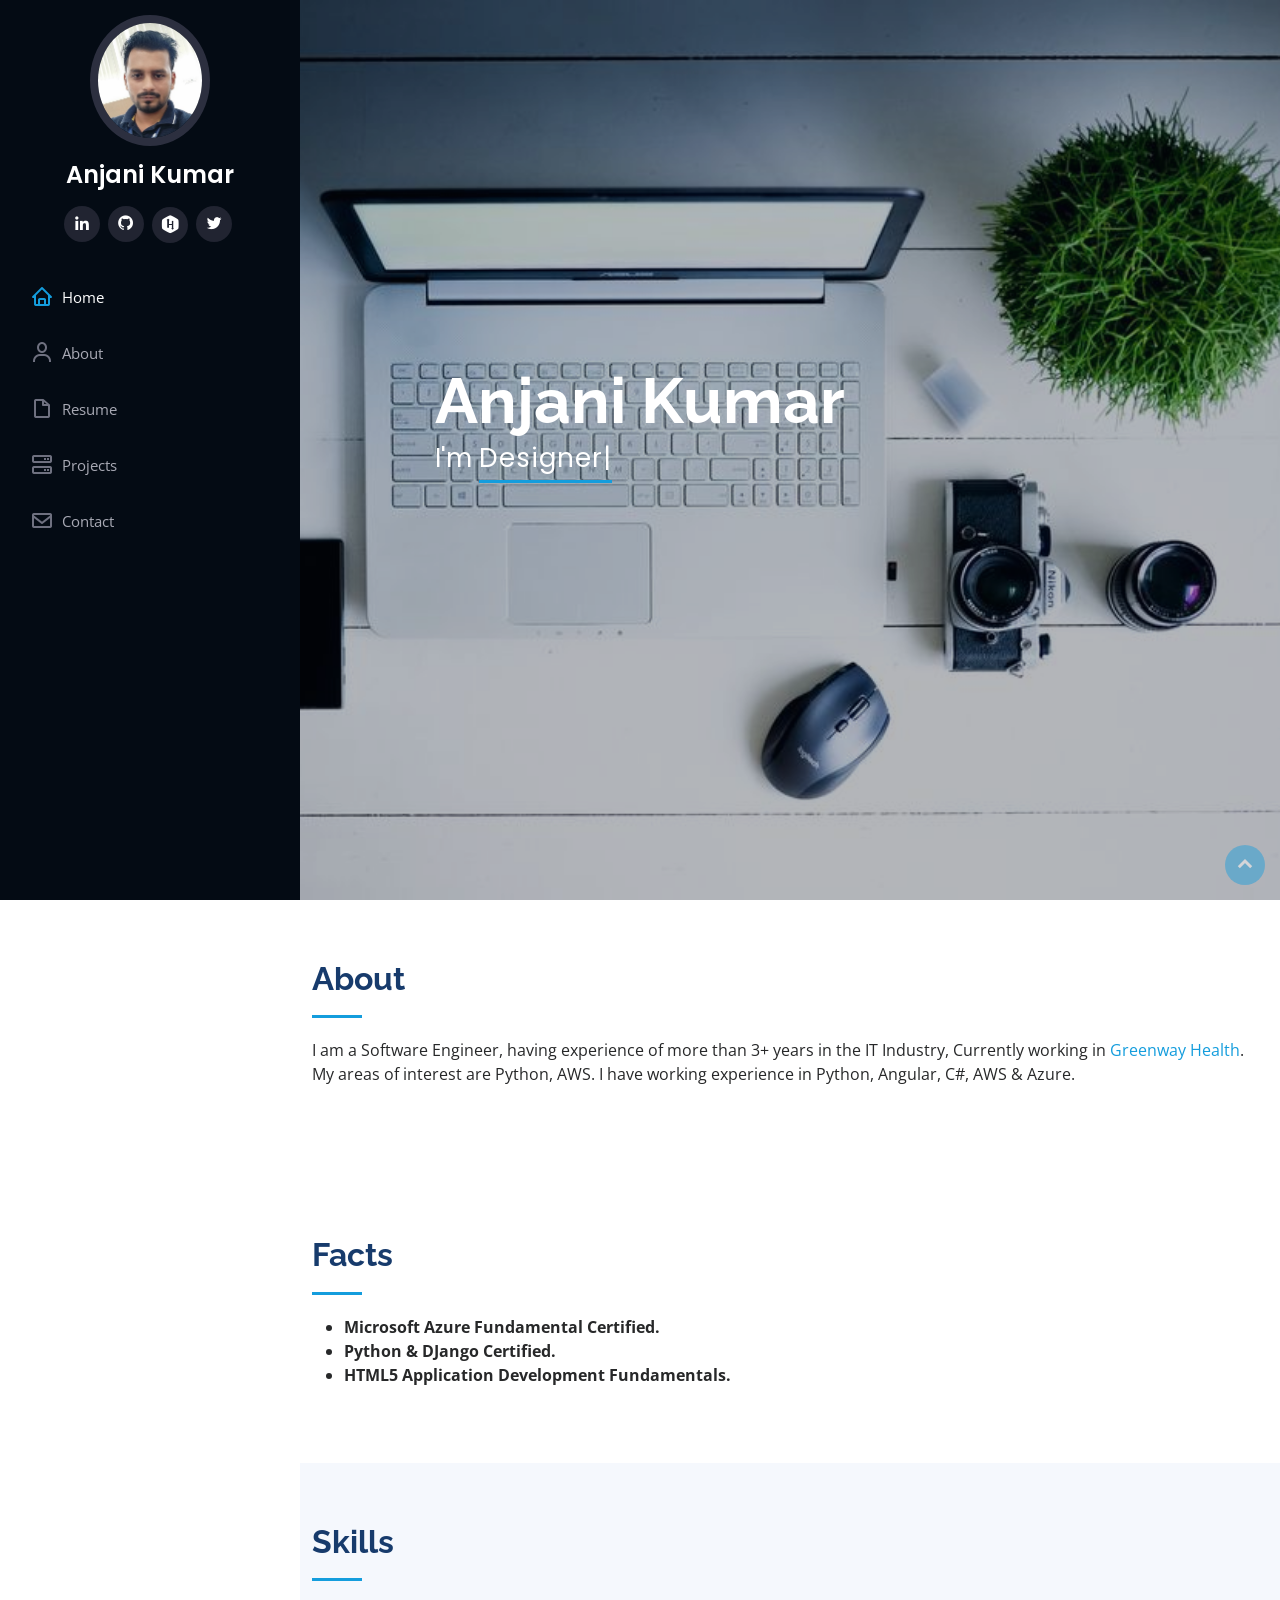
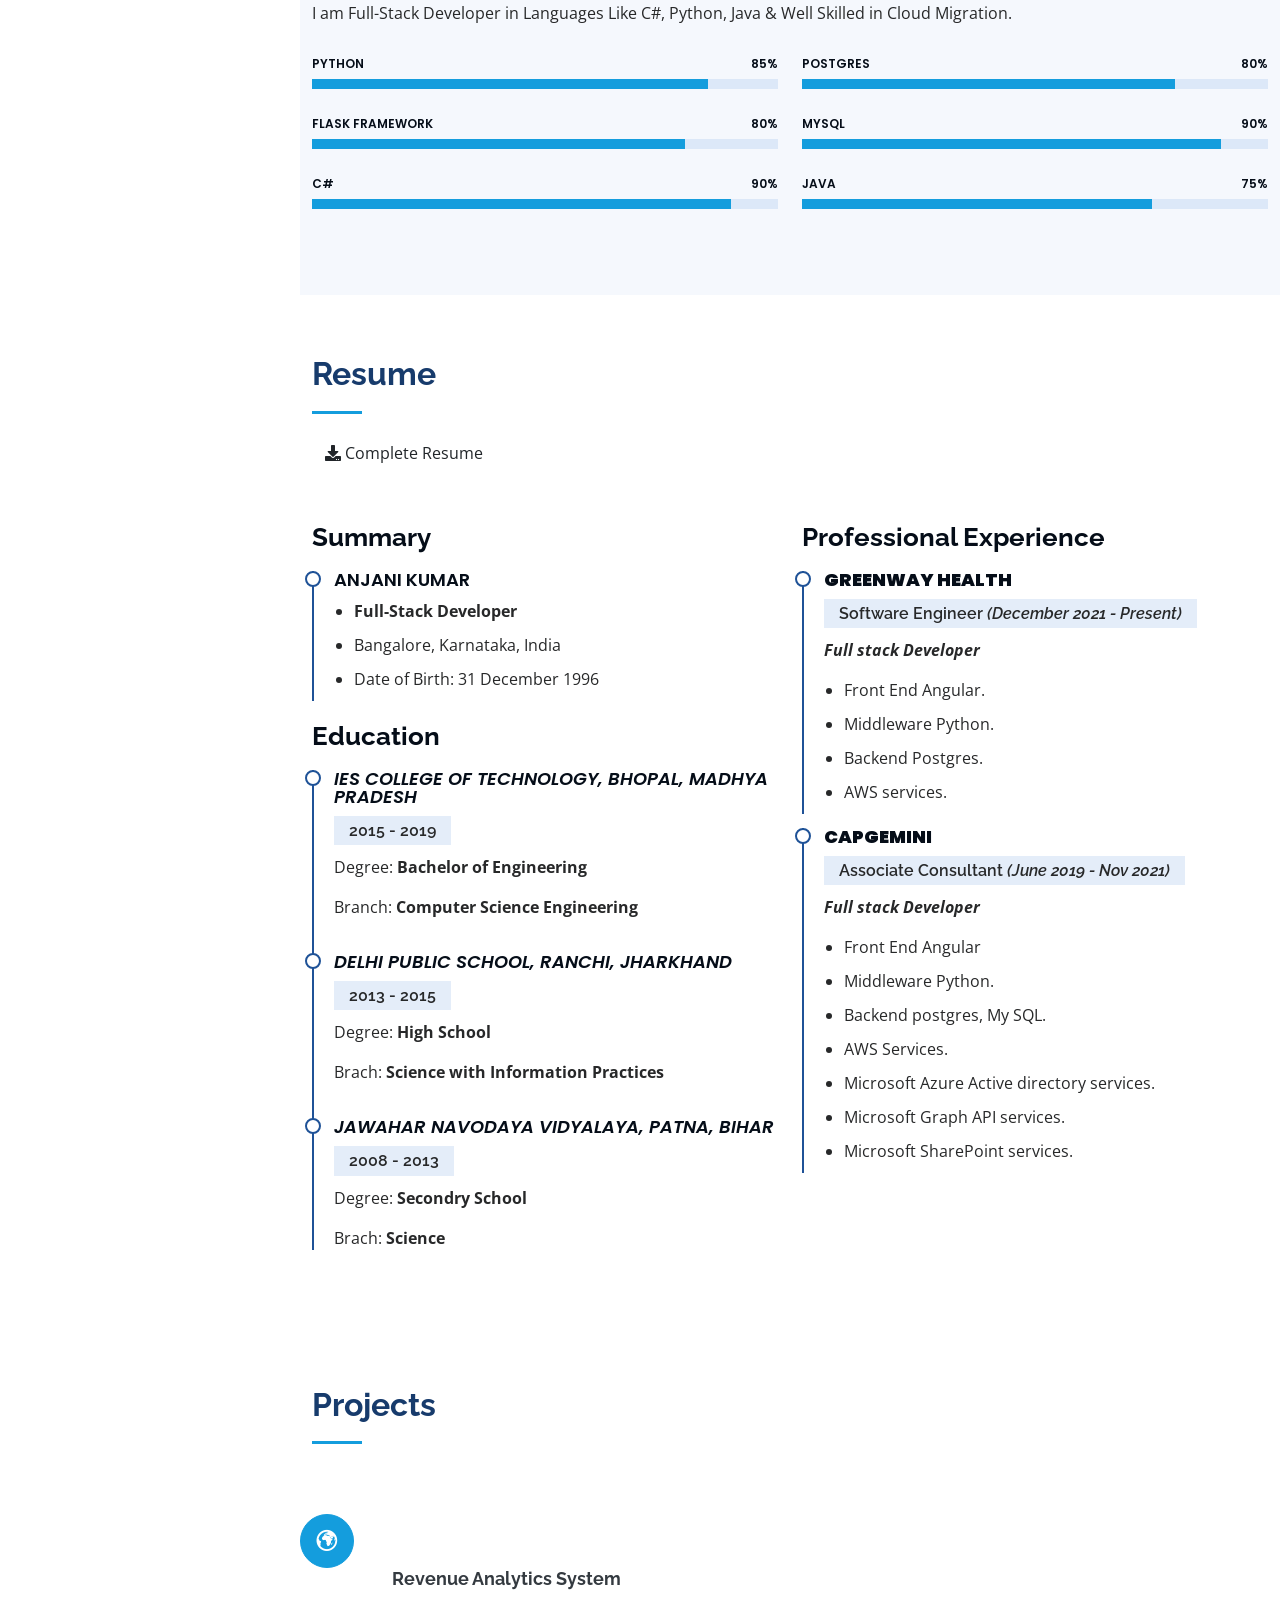
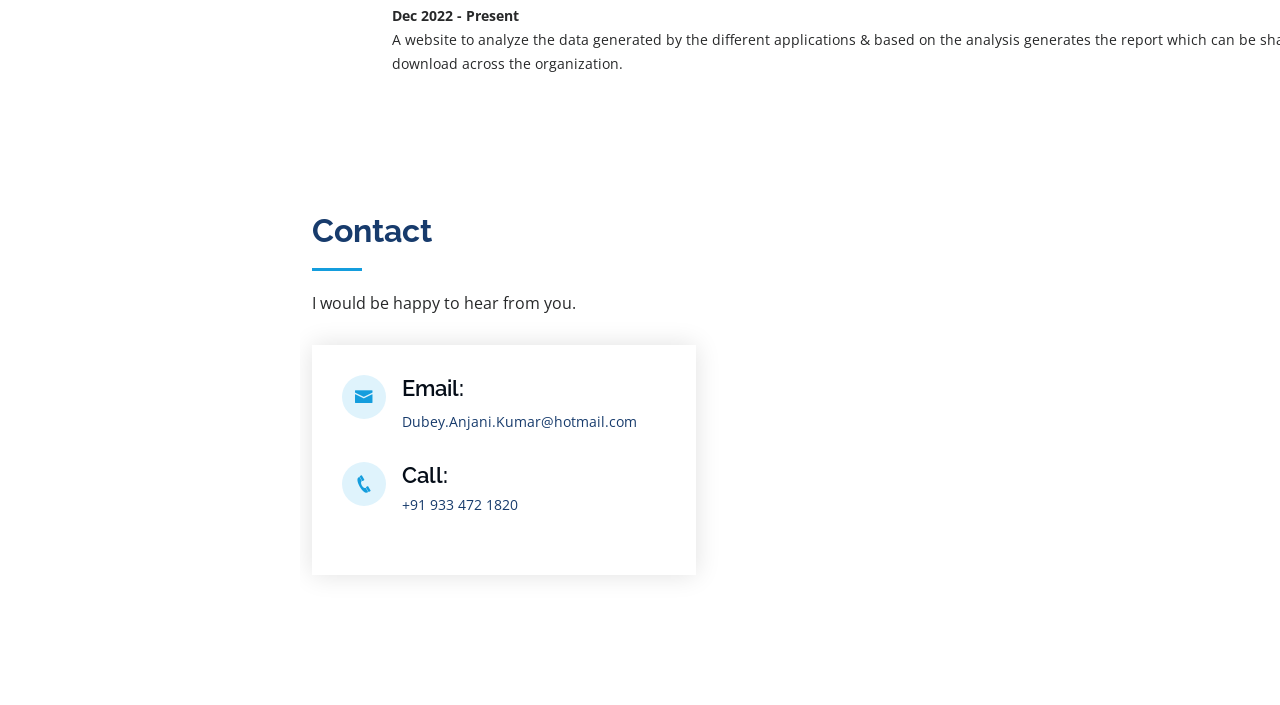
<file: index.html>
<!DOCTYPE html>
<html lang="en">

<head>
  <meta charset="utf-8">
  <meta content="width=device-width, initial-scale=1.0" name="viewport">

  <title>Anjani</title>
  <meta content="" name="description">
  <meta content="" name="keywords">

  <!-- Favicons -->
  <link href="assets/img/favicon.png" rel="icon">
  <link href="assets/img/apple-touch-icon.png" rel="apple-touch-icon">
  <!-- Google Fonts -->
  <link
    href="https://fonts.googleapis.com/css?family=Open+Sans:300,300i,400,400i,600,600i,700,700i|Raleway:300,300i,400,400i,500,500i,600,600i,700,700i|Poppins:300,300i,400,400i,500,500i,600,600i,700,700i"
    rel="stylesheet">
  <!-- Vendor CSS Files -->
  <link href="assets/vendor/bootstrap/css/bootstrap.min.css" rel="stylesheet">
  <link href="assets/vendor/icofont/icofont.min.css" rel="stylesheet">
  <link href="assets/vendor/boxicons/css/boxicons.min.css" rel="stylesheet">
  <link href="assets/vendor/venobox/venobox.css" rel="stylesheet">
  <link href="assets/vendor/owl.carousel/assets/owl.carousel.min.css" rel="stylesheet">
  <link href="assets/vendor/aos/aos.css" rel="stylesheet">


  <!-- Template Main CSS File -->
  <link href="assets/css/style.css" rel="stylesheet">
  <link rel="stylesheet" href="https://use.fontawesome.com/releases/v5.8.1/css/all.css"
    integrity="sha384-50oBUHEmvpQ+1lW4y57PTFmhCaXp0ML5d60M1M7uH2+nqUivzIebhndOJK28anvf" crossorigin="anonymous">
  <script type="text/javascript" src="https://platform.linkedin.com/badges/js/profile.js" async defer></script>

</head>

<body>

  <!-- ======= Mobile nav toggle button ======= -->
  <button type="button" class="mobile-nav-toggle d-xl-none"><i class="icofont-navigation-menu"></i></button>

  <!-- ======= Header ======= -->
  <header id="header">
    <div class="d-flex flex-column">

      <div class="profile">
        <img src="assets/img/profile-img.jpg" alt="" class="img-fluid rounded-circle">
        <h1 class="text-light"><a href="index.html">Anjani Kumar</a></h1>
        <div class="social-links mt-3 text-center">
          <a href="https://www.linkedin.com/in/anjani9" class="linkedin" target="_blank"><i
              class="bx bxl-linkedin"></i></a>
          <a href="https://github.com/anjanik366" class="github" target="_blank"><i class="bx bxl-github"></i></a>
          <a href="https://hackerrank.com/anjanik366" class="fab fa-hackerrank" target="_blank"></a>
          <a href="https://twitter.com/Anjani__Kumar" class="twitter"><i class="bx bxl-twitter"></i></a>

        </div>
      </div>

      <nav class="nav-menu">
        <ul>
          <li class="active"><a href="index.html"><i class="bx bx-home"></i> <span>Home</span></a></li>
          <li><a href="#about"><i class="bx bx-user"></i> <span>About</span></a></li>
          <li><a href="#resume"><i class="bx bx-file-blank"></i> <span>Resume</span></a></li>
          <li><a href="#services"><i class="bx bx-server"></i> Projects</a></li>
          <li><a href="#contact"><i class="bx bx-envelope"></i> Contact</a></li>

        </ul>
      </nav><!-- .nav-menu -->
      <button type="button" class="mobile-nav-toggle d-xl-none"><i class="icofont-navigation-menu"></i></button>

    </div>
  </header><!-- End Header -->

  <!-- ======= Hero Section ======= -->
  <section id="hero" class="d-flex flex-column justify-content-center align-items-center">
    <div class="hero-container" data-aos="fade-in">
      <h1>Anjani Kumar</h1>
      <p>I'm <span class="typed" data-typed-items="Designer, Developer"></span></p>
    </div>
  </section><!-- End Hero -->

  <main id="main">

    <!-- ======= About Section ======= -->
    <section id="about" class="about">
      <div class="container">
        <div class="section-title">
          <h2>About</h2>
          <p>I am a Software Engineer, having experience of more than 3+ years in the IT Industry, Currently working in
            <a href="https://www.greenwayhealth.com/" target="_blank">Greenway Health</a>.</br>
            My areas of interest are Python, AWS. I have working experience in Python, Angular, C#, AWS & Azure.
          </p>
        </div>
      </div>
    </section><!-- End About Section -->

    <!-- ======= Facts Section ======= -->
    <section id="facts" class="facts">
      <div class="container">

        <div class="section-title">
          <h2>Facts</h2>
          <ul>
            <li><b>Microsoft Azure Fundamental Certified.</b></li>
            <li><b>Python & DJango Certified.</b></li>
            <li><b>HTML5 Application Development Fundamentals.</b></li>
          </ul>
        </div>
      </div>
    </section><!-- End Facts Section -->

    <!-- ======= Skills Section ======= -->
    <section id="skills" class="skills section-bg">
      <div class="container">

        <div class="section-title">
          <h2>Skills</h2>
          <p>I am Full-Stack Developer in Languages Like C#, Python, Java & Well Skilled in Cloud Migration.
          </p>
        </div>

        <div class="row skills-content">

          <div class="col-lg-6" data-aos="fade-up">

            <div class="progress">
              <span class="skill">Python <i class="val">85%</i></span>
              <div class="progress-bar-wrap">
                <div class="progress-bar" role="progressbar" aria-valuenow="85" aria-valuemin="0" aria-valuemax="100">
                </div>
              </div>
            </div>

            <div class="progress">
              <span class="skill">Flask Framework <i class="val">80%</i></span>
              <div class="progress-bar-wrap">
                <div class="progress-bar" role="progressbar" aria-valuenow="80" aria-valuemin="0" aria-valuemax="100">
                </div>
              </div>
            </div>

            <div class="progress">
              <span class="skill">C# <i class="val">90%</i></span>
              <div class="progress-bar-wrap">
                <div class="progress-bar" role="progressbar" aria-valuenow="90" aria-valuemin="0" aria-valuemax="100">
                </div>
              </div>
            </div>
          </div>

          <div class="col-lg-6" data-aos="fade-up" data-aos-delay="100">
            <div class="progress">
              <span class="skill">Postgres <i class="val">80%</i></span>
              <div class="progress-bar-wrap">
                <div class="progress-bar" role="progressbar" aria-valuenow="80" aria-valuemin="0" aria-valuemax="100">
                </div>
              </div>
            </div>

            <div class="progress">
              <span class="skill">MySQL <i class="val">90%</i></span>
              <div class="progress-bar-wrap">
                <div class="progress-bar" role="progressbar" aria-valuenow="90" aria-valuemin="0" aria-valuemax="100">
                </div>
              </div>
            </div>

            <div class="progress">
              <span class="skill">Java <i class="val">75%</i></span>
              <div class="progress-bar-wrap">
                <div class="progress-bar" role="progressbar" aria-valuenow="75" aria-valuemin="0" aria-valuemax="100">
                </div>
              </div>
            </div>

          </div>

        </div>

      </div>
    </section><!-- End Skills Section -->

    <!-- ======= Resume Section ======= -->
    <section id="resume" class="resume">
      <div class="container">

        <div class="section-title">
          <h2>Resume</h2>
          <a href="Resume_Anjani_Kumar.pdf" download="Anjani Kumar" target="_blank"><button class="btn"><i
                class="fa fa-download"></i> Complete Resume</button></a>
        </div>

        <div class="row">
          <div class="col-lg-6" data-aos="fade-up">
            <h3 class="resume-title">Summary</h3>
            <div class="resume-item pb-0">
              <h4>Anjani Kumar</h4>
              <ul>
                <li><b>Full-Stack Developer</b></li>
                <li>Bangalore, Karnataka, India</li>
                <li>Date of Birth: 31 December 1996</li>             
              </ul>
            </div>

            <h3 class="resume-title">Education</h3>
            <div class="resume-item">
              <h4><em>IES College of Technology, Bhopal, Madhya Pradesh</em></h4>
              <h5>2015 - 2019</h5>
              <p>Degree: <b>Bachelor of Engineering</b></p>
              <p>Branch: <b>Computer Science Engineering</b></p>
            </div>
            <div class="resume-item">
              <h4><em>Delhi Public School, Ranchi, Jharkhand</em></h4>
              <h5>2013 - 2015</h5>
              <p>Degree: <b>High School</b></p>
              <p>Brach: <b>Science with Information Practices</b></p>
            </div>
            <div class="resume-item">
              <h4><em>Jawahar Navodaya Vidyalaya, Patna, Bihar</em></h4>
              <h5>2008 - 2013</h5>
              <p>Degree: <b>Secondry School</b></p>
              <p>Brach: <b>Science</b></p>
            </div>
          </div>


          <div class="col-lg-6" data-aos="fade-up" data-aos-delay="100">
            <h3 class="resume-title">Professional Experience</h3>
            <div class="resume-item pb-0">
              <h4><b>Greenway Health</b></h4>
              <h5>Software Engineer <em>(December 2021 - Present)</em></h5>
              <p><em><b>Full stack Developer</b></em></p>
              <ul>
                <li>Front End Angular.</li>
                 <li>Middleware Python.</li>
                <li>Backend Postgres.</li>
                <li>AWS services.</li>
              </ul>
            </div>
            <div class="resume-item">
              <h4><b>Capgemini</b></h4>
              <h5>Associate Consultant <em>(June 2019 - Nov 2021)</em></h5>
               <p><em><b>Full stack Developer</b></em></p> 
              <ul>
                 <li>Front End Angular</li>
                <li>Middleware Python.</li>
                <li>Backend postgres, My SQL.</li>
                <li>AWS Services.</li>
                <li>Microsoft Azure Active directory services.</li>
                <li>Microsoft Graph API services.</li>
                <li>Microsoft SharePoint services.</li>
              </ul>
            </div>
          </div>
        </div>

      </div>
    </section><!-- End Resume Section -->

    <!-- ======= Services Section ======= -->
    <section id="services" class="services">
      <div class="container">

        <div class="section-title">
          <h2>Projects</h2>
        </div>

        <div class="row">
            <div class="col-lg-12 col-md-12 icon-box" data-aos="fade-up" data-aos-delay="200"></div>
            <div class="icon"><i class="icofont-earth"></i></div>
            <h4 class="title"><a href="">Revenue Analytics System</a></h4>
            <p class="description"><b>Dec 2022 - Present</b></br>
              A website to analyze the data generated by the different applications & based on the
              analysis generates the report which can be shared & download across the organization.</p>
          </div>
        </div>
      </div>
    </section><!-- End Services Section -->

    <!-- ======= Contact Section ======= -->
    <section id="contact" class="contact">
      <div class="container">

        <div class="section-title">
          <h2>Contact</h2>
          <p>I would be happy to hear from you.</p>
        </div>

        <div class="row" data-aos="fade-in">

          <div class="col-lg-5 d-flex align-items-stretch">
            <div class="info">
              <div class="address">
              </div>

              <div class="email">
                <i class="icofont-envelope"></i>
                <h4>Email:</h4>
                <p>Dubey.Anjani.Kumar@hotmail.com</p>
              </div>

              <div class="phone">
                <i class="icofont-phone"></i>
                <h4>Call:</h4>
                <p>+91 933 472 1820</p>
              </div>
            </div>
          </div>
        </div>
    </section><!-- End Contact Section -->

  </main><!-- End #main -->

  <!-- ======= Footer ======= -->
  <footer id="footer">
    <div class="container">
<!--       <div class="copyright">
        &copy; Copyright <strong><span>anjanik366.github.io</span></strong>
      </div>
      <div class="credits">
        Designed by <a href="https://anjanik366.github.io/" target="_blank">Anjani Kumar</a>
      </div> -->
    </div>
  </footer><!-- End  Footer -->

  <a href="#" class="back-to-top"><i class="icofont-simple-up"></i></a>

  <!-- Vendor JS Files -->
  <script src="assets/vendor/jquery/jquery.min.js"></script>
  <script src="assets/vendor/bootstrap/js/bootstrap.bundle.min.js"></script>
  <script src="assets/vendor/jquery.easing/jquery.easing.min.js"></script>
  <script src="assets/vendor/php-email-form/validate.js"></script>
  <script src="assets/vendor/waypoints/jquery.waypoints.min.js"></script>
  <script src="assets/vendor/counterup/counterup.min.js"></script>
  <script src="assets/vendor/isotope-layout/isotope.pkgd.min.js"></script>
  <script src="assets/vendor/venobox/venobox.min.js"></script>
  <script src="assets/vendor/owl.carousel/owl.carousel.min.js"></script>
  <script src="assets/vendor/typed.js/typed.min.js"></script>
  <script src="assets/vendor/aos/aos.js"></script>

  <!-- Template Main JS File -->
  <script src="assets/js/main.js">
  </script>

</body>

</html>
</file>
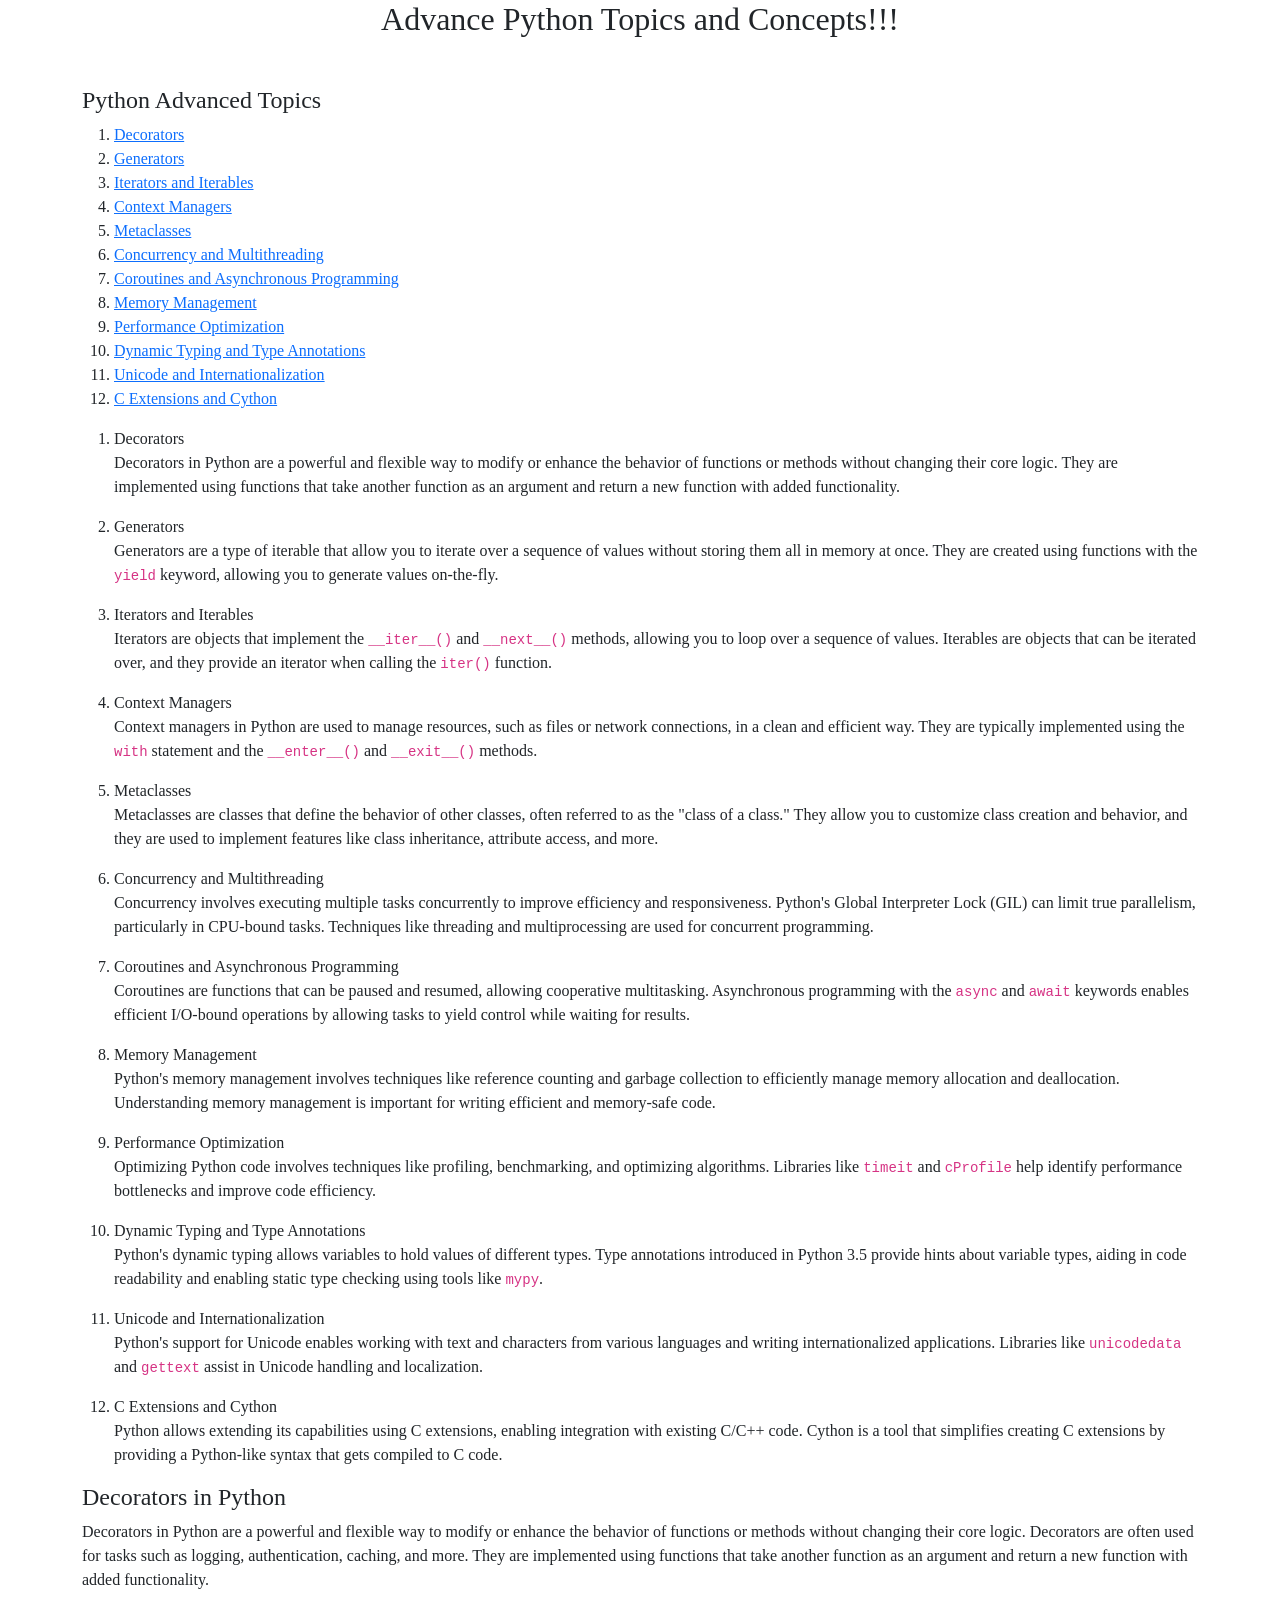
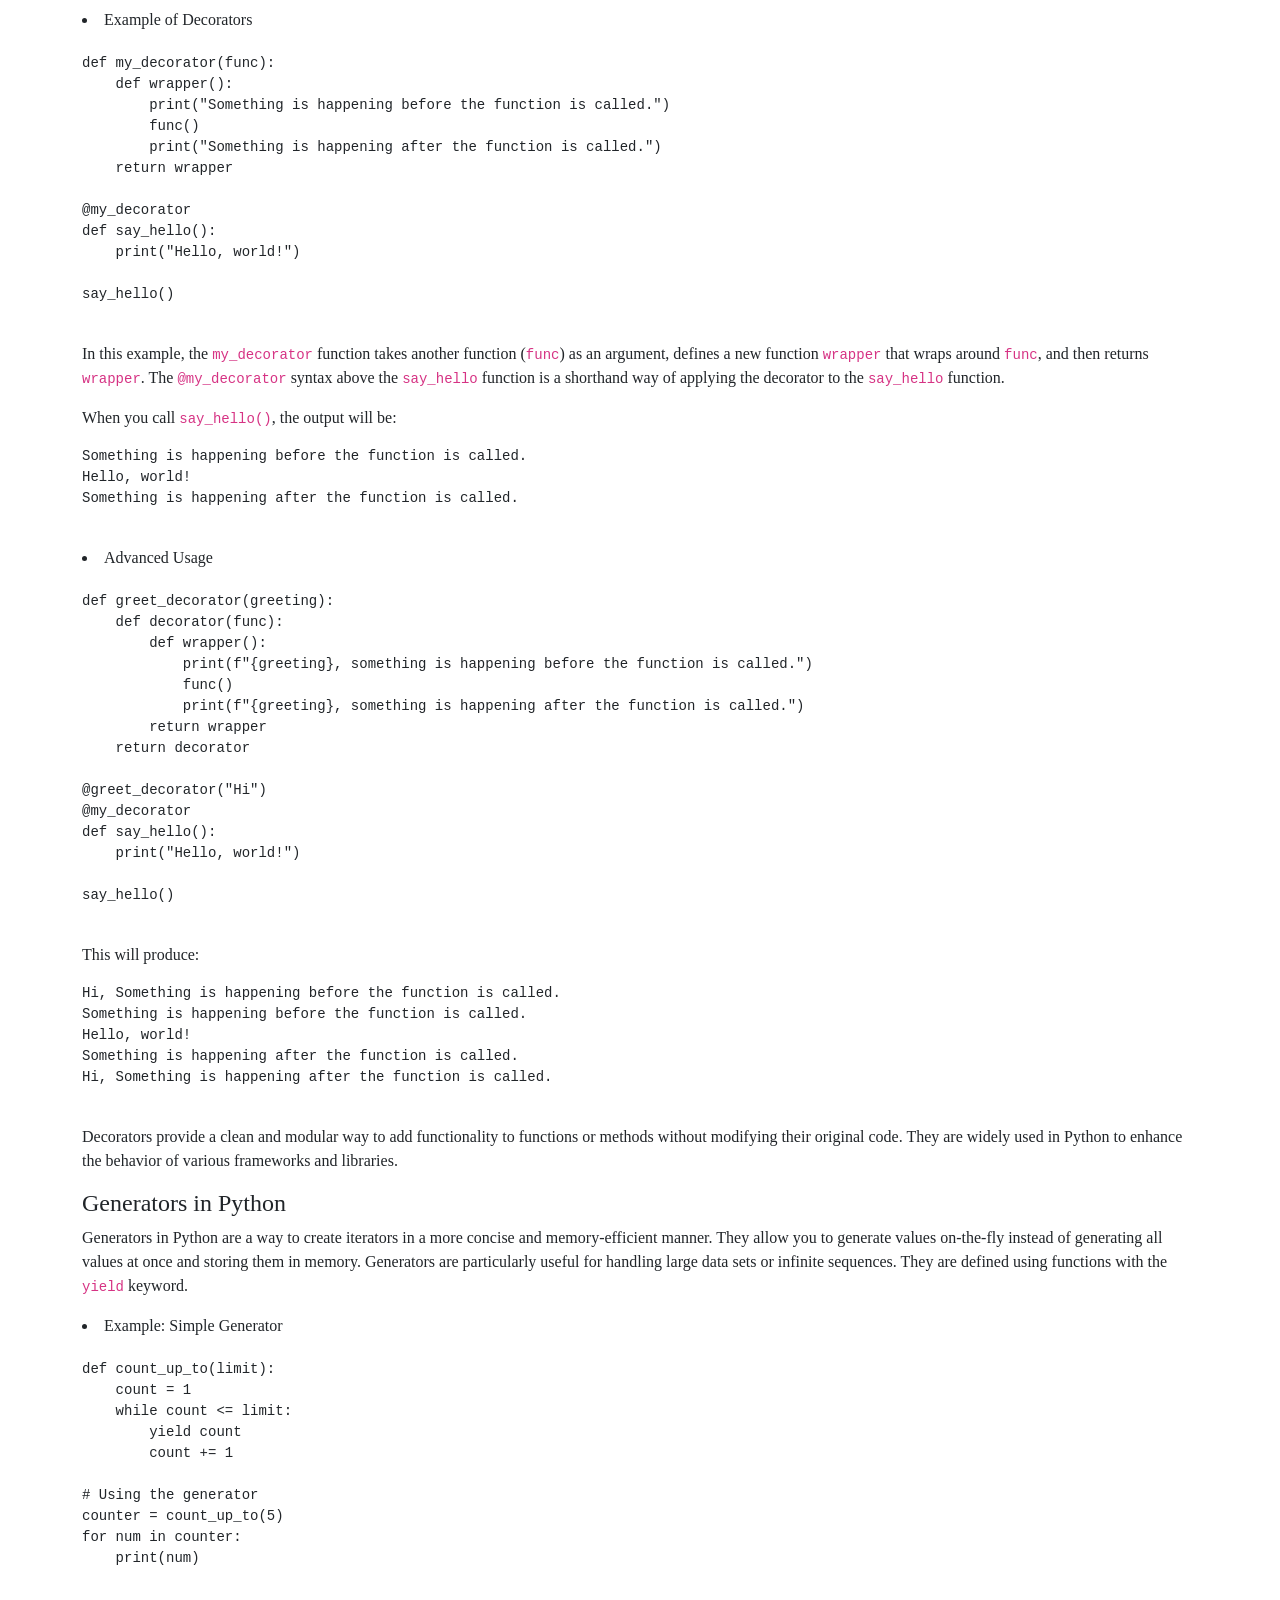
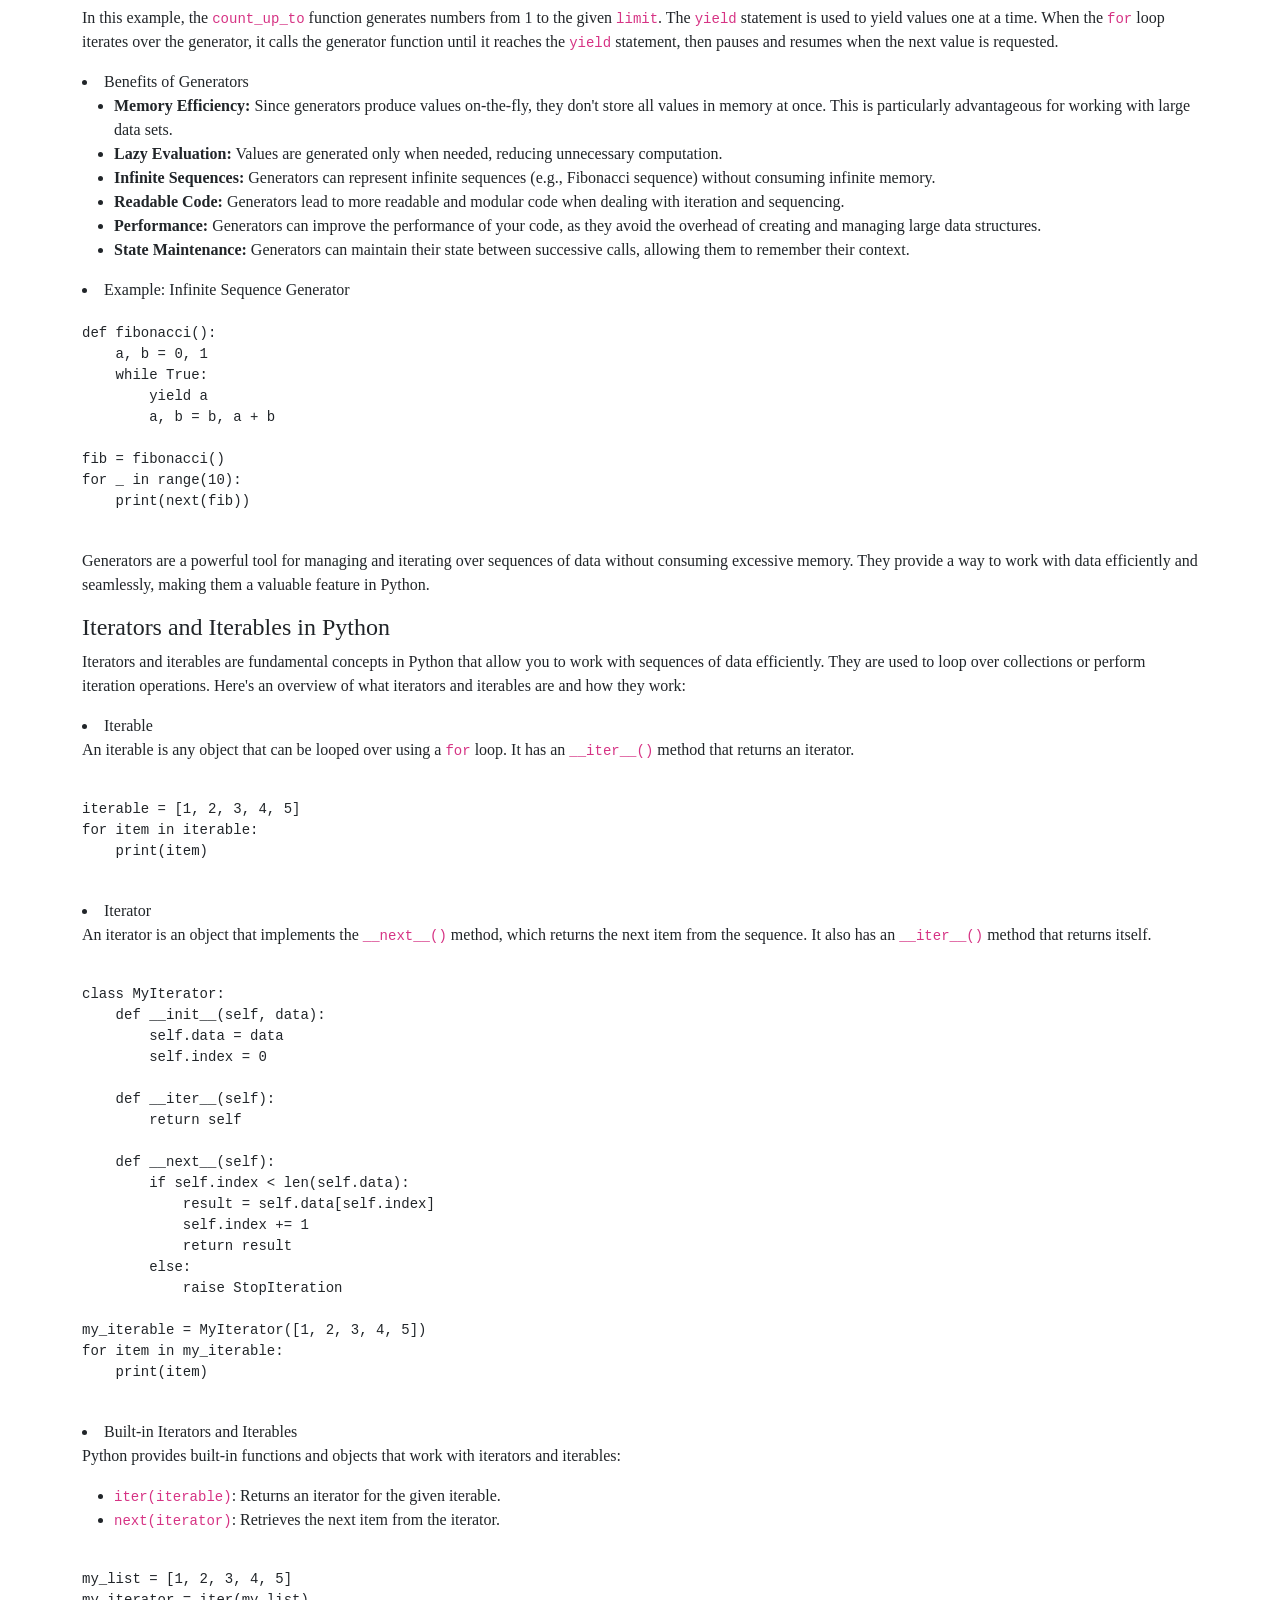
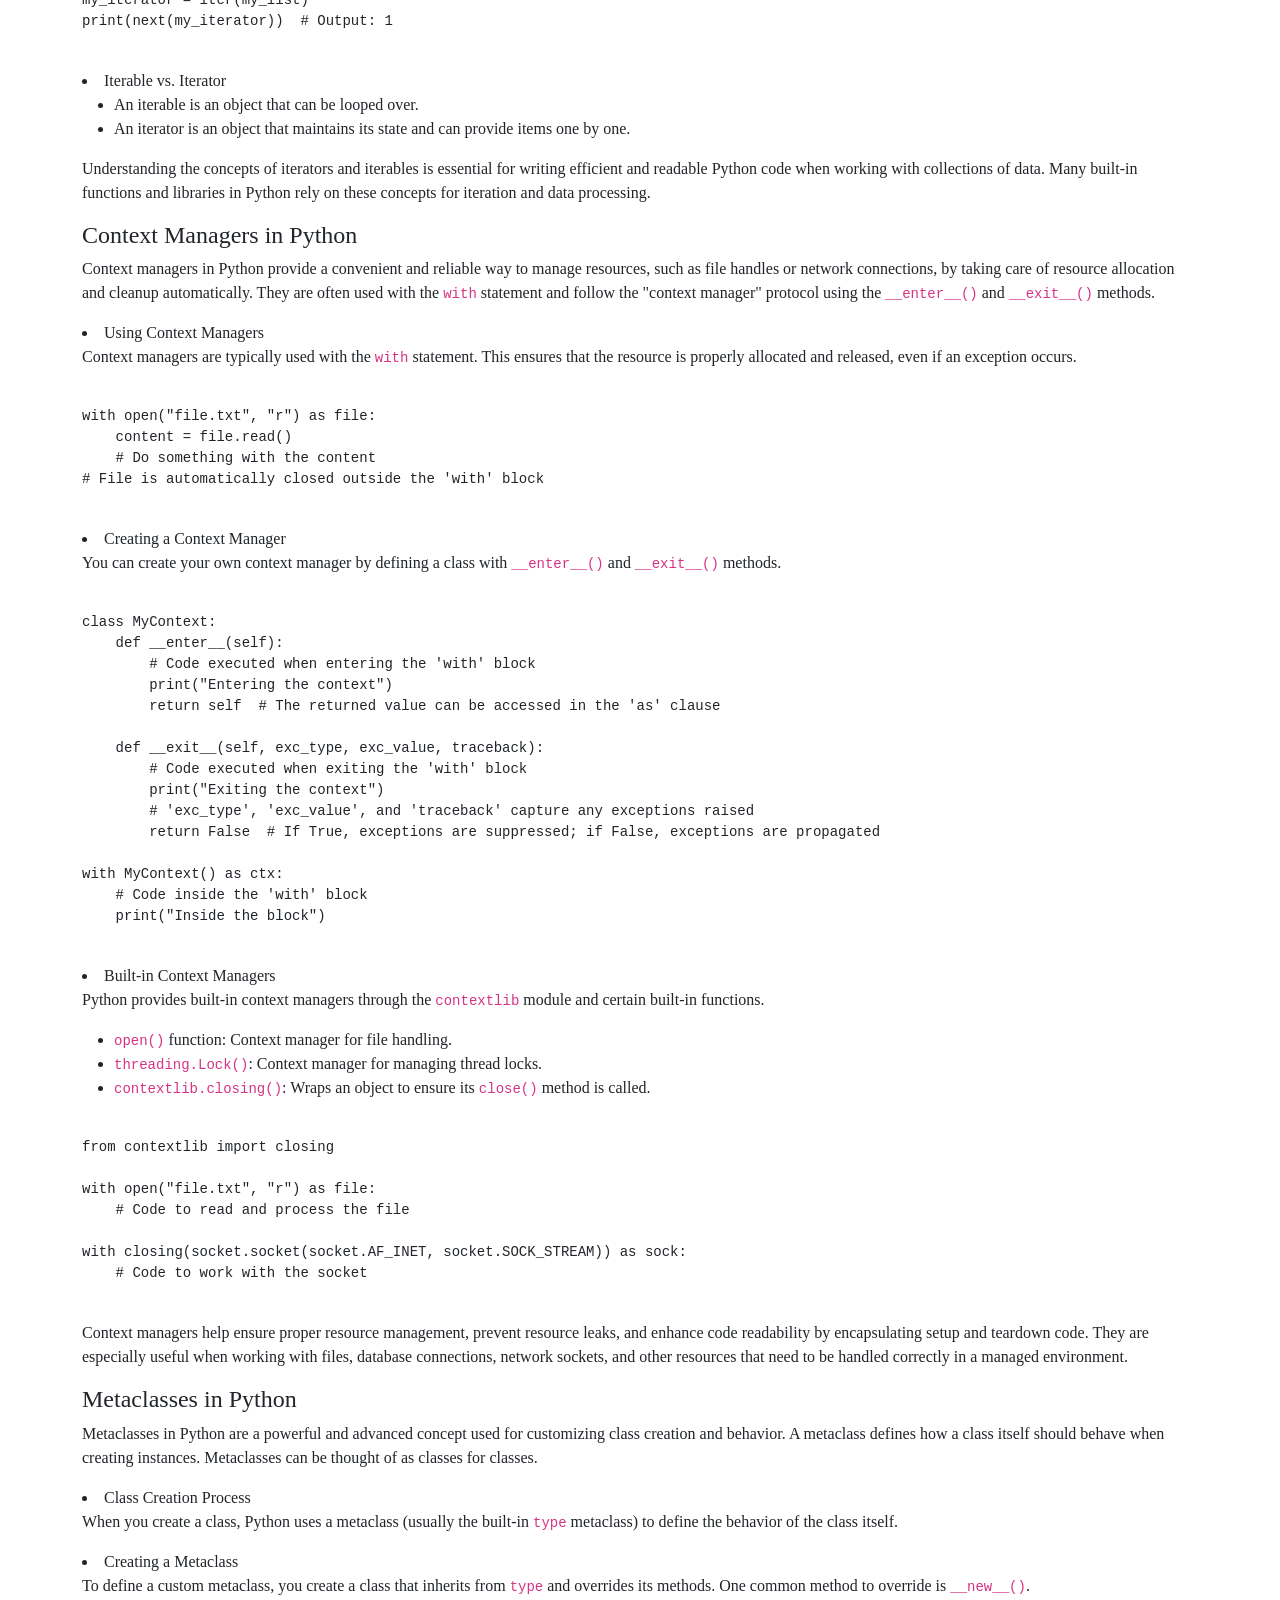
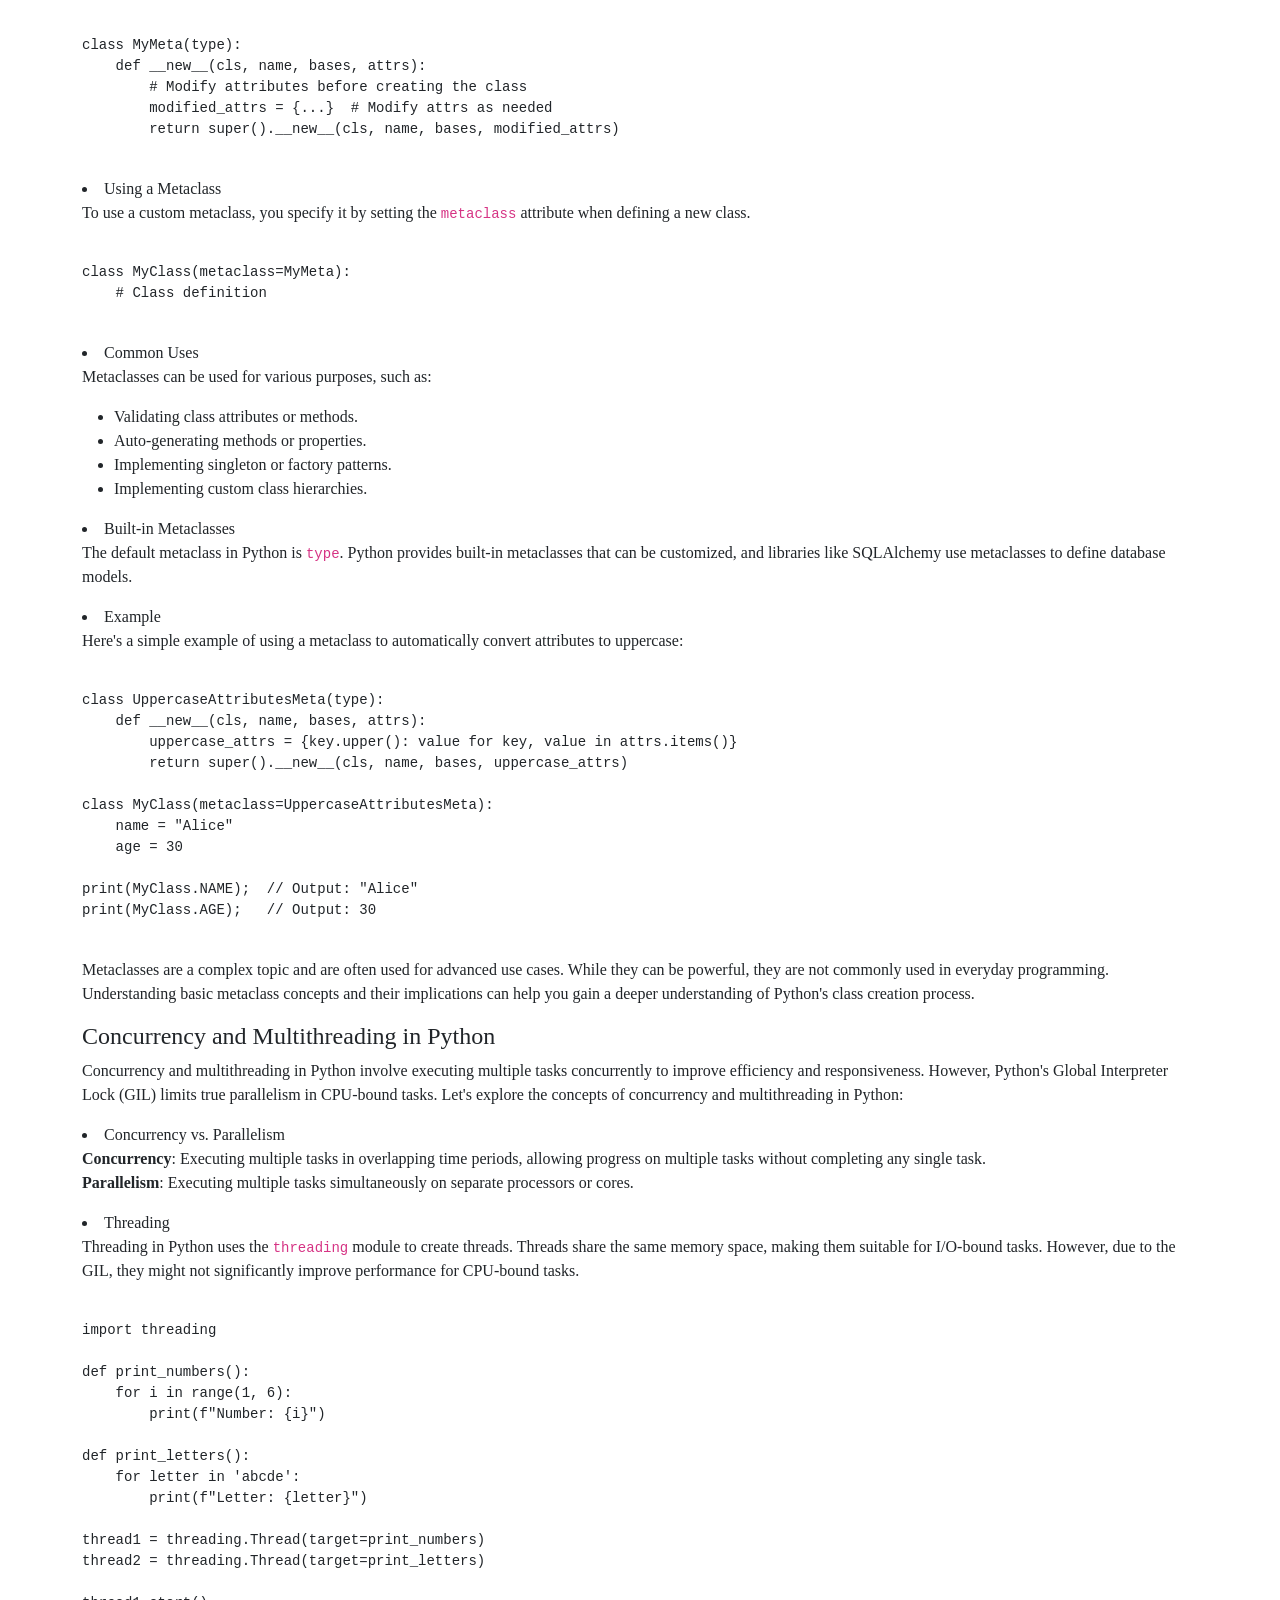
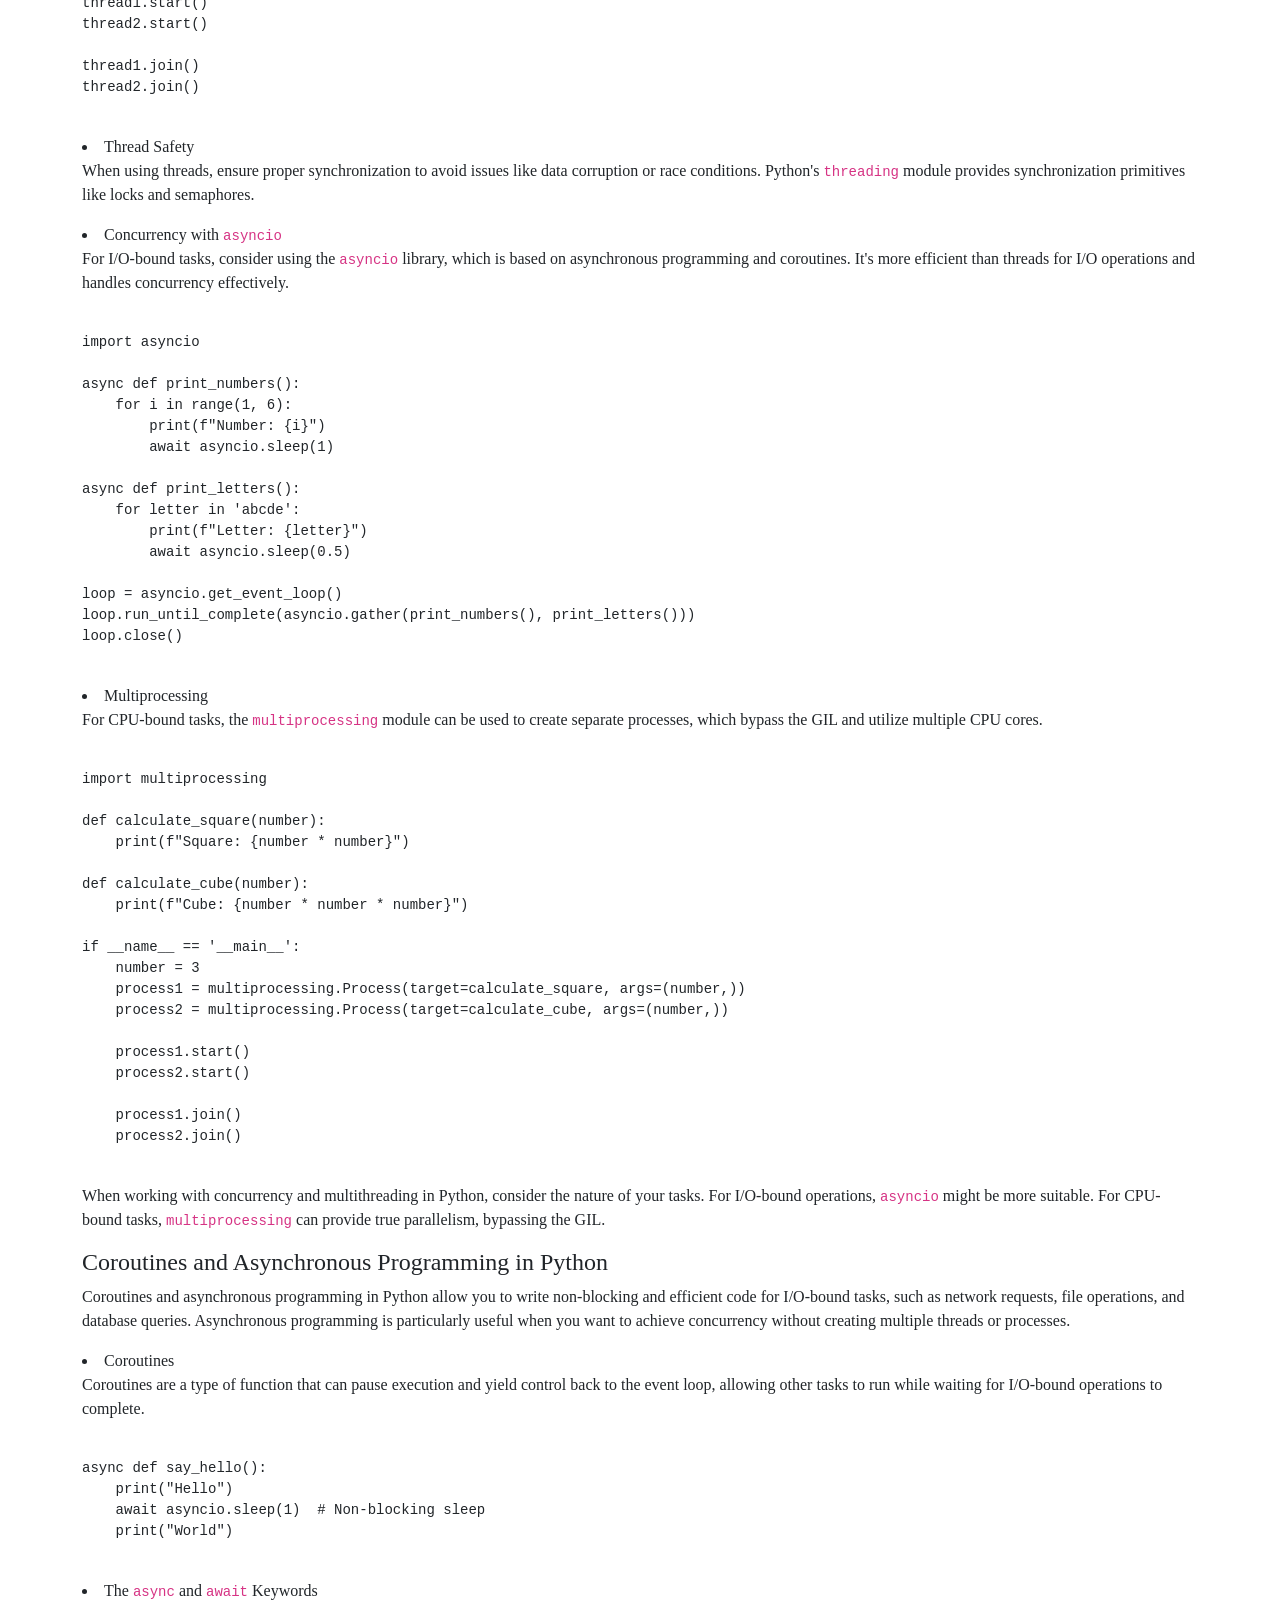
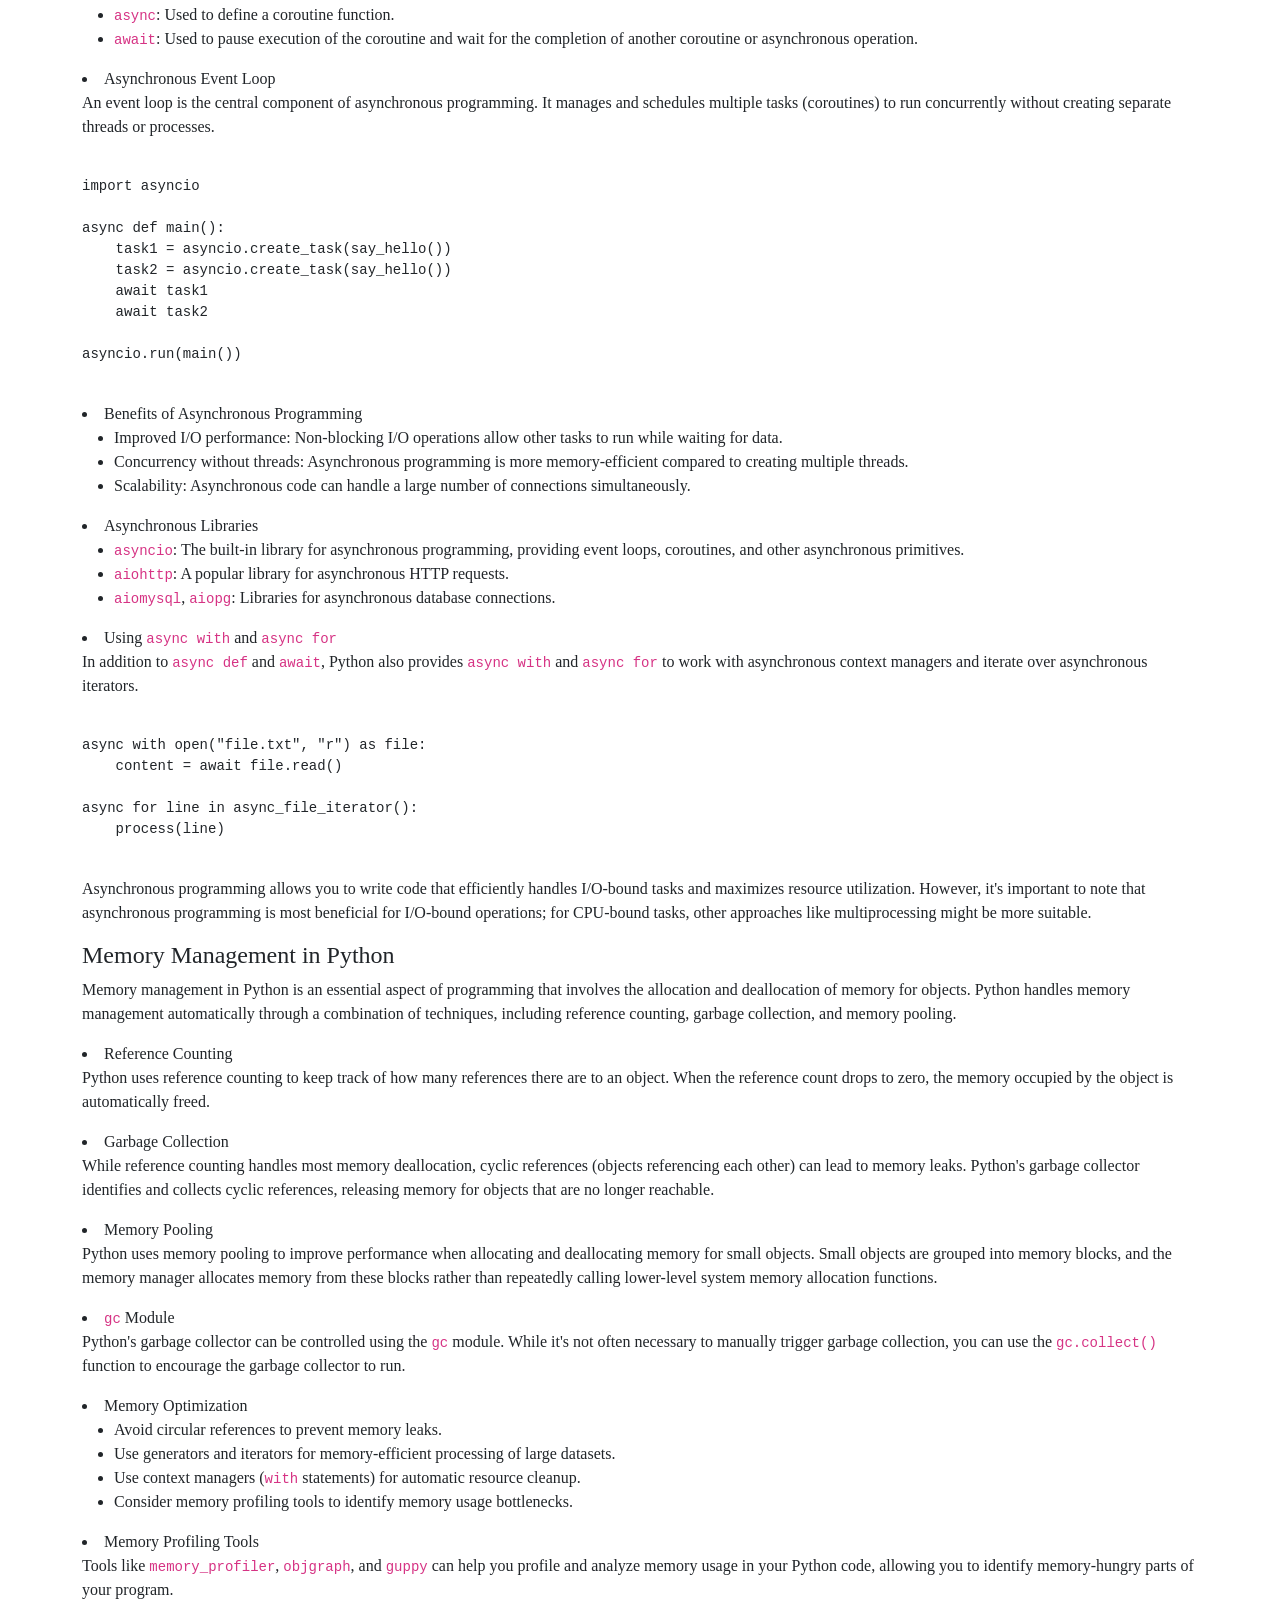
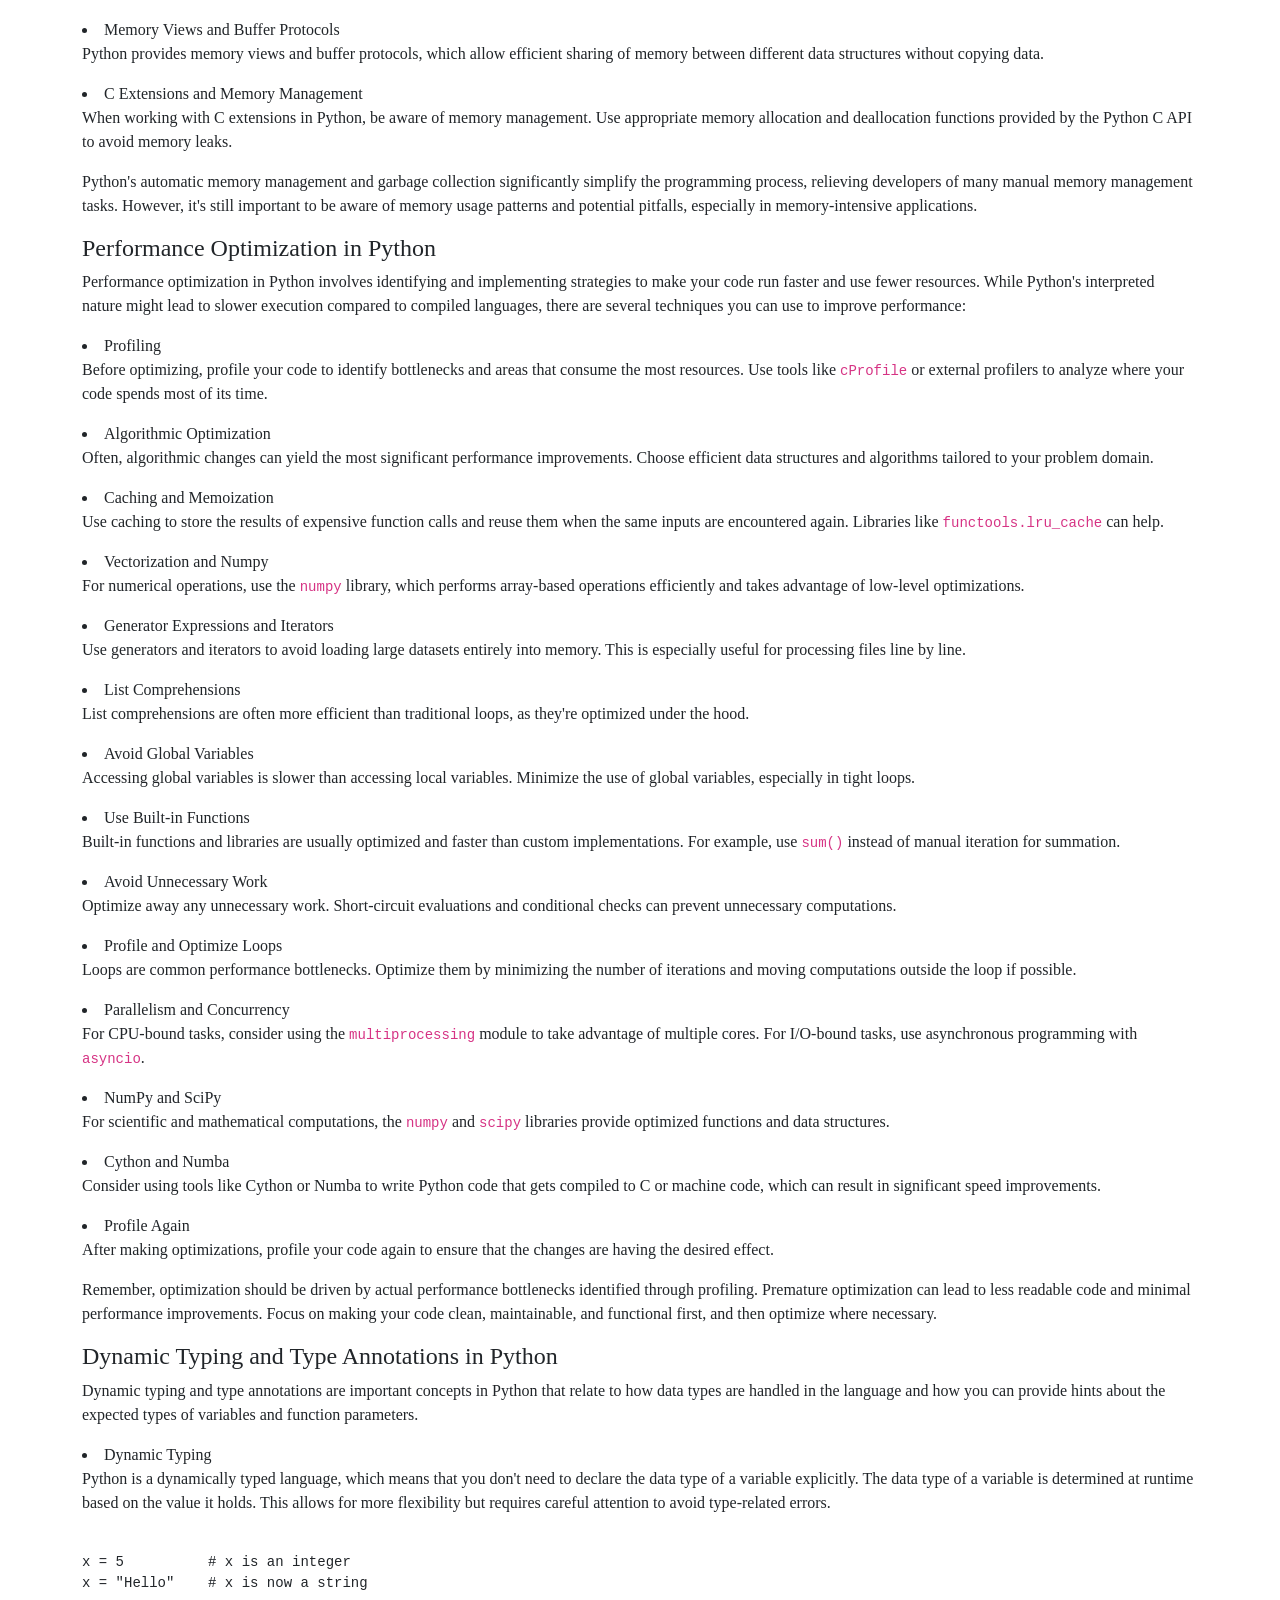
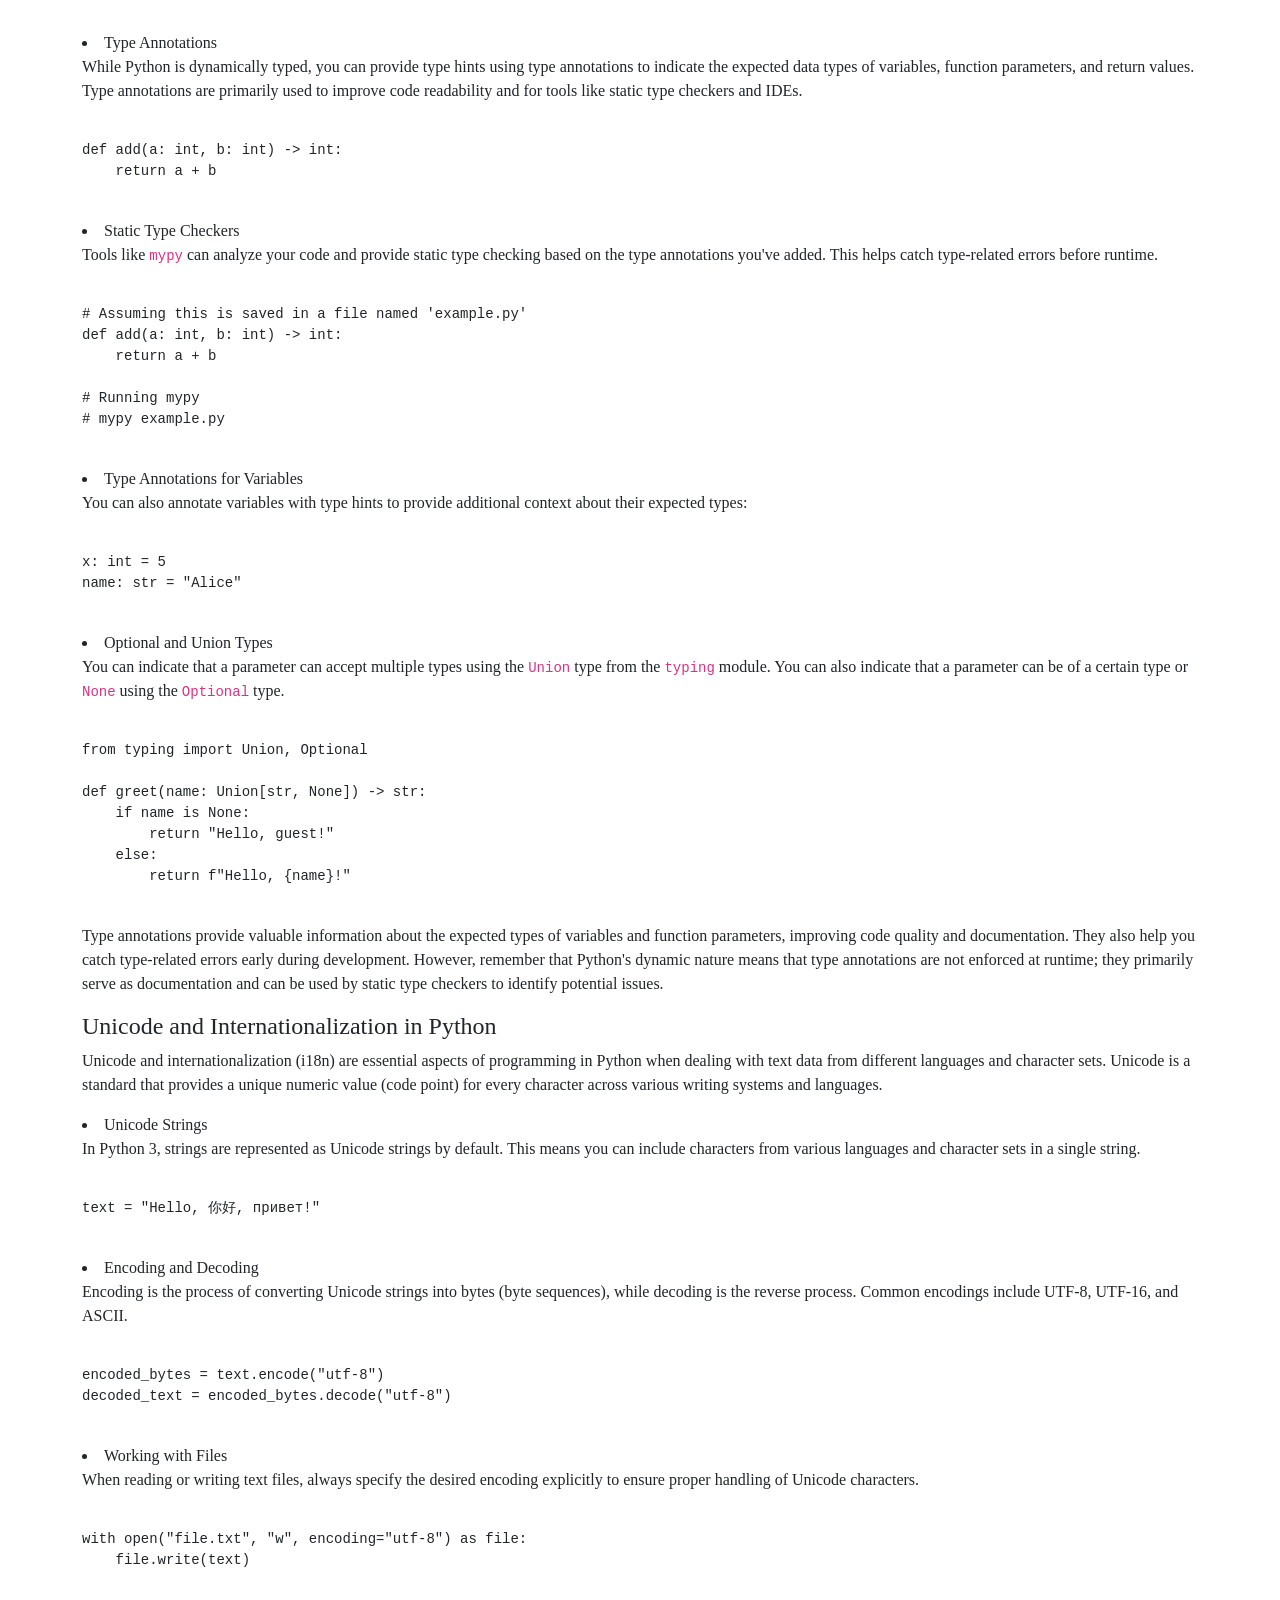
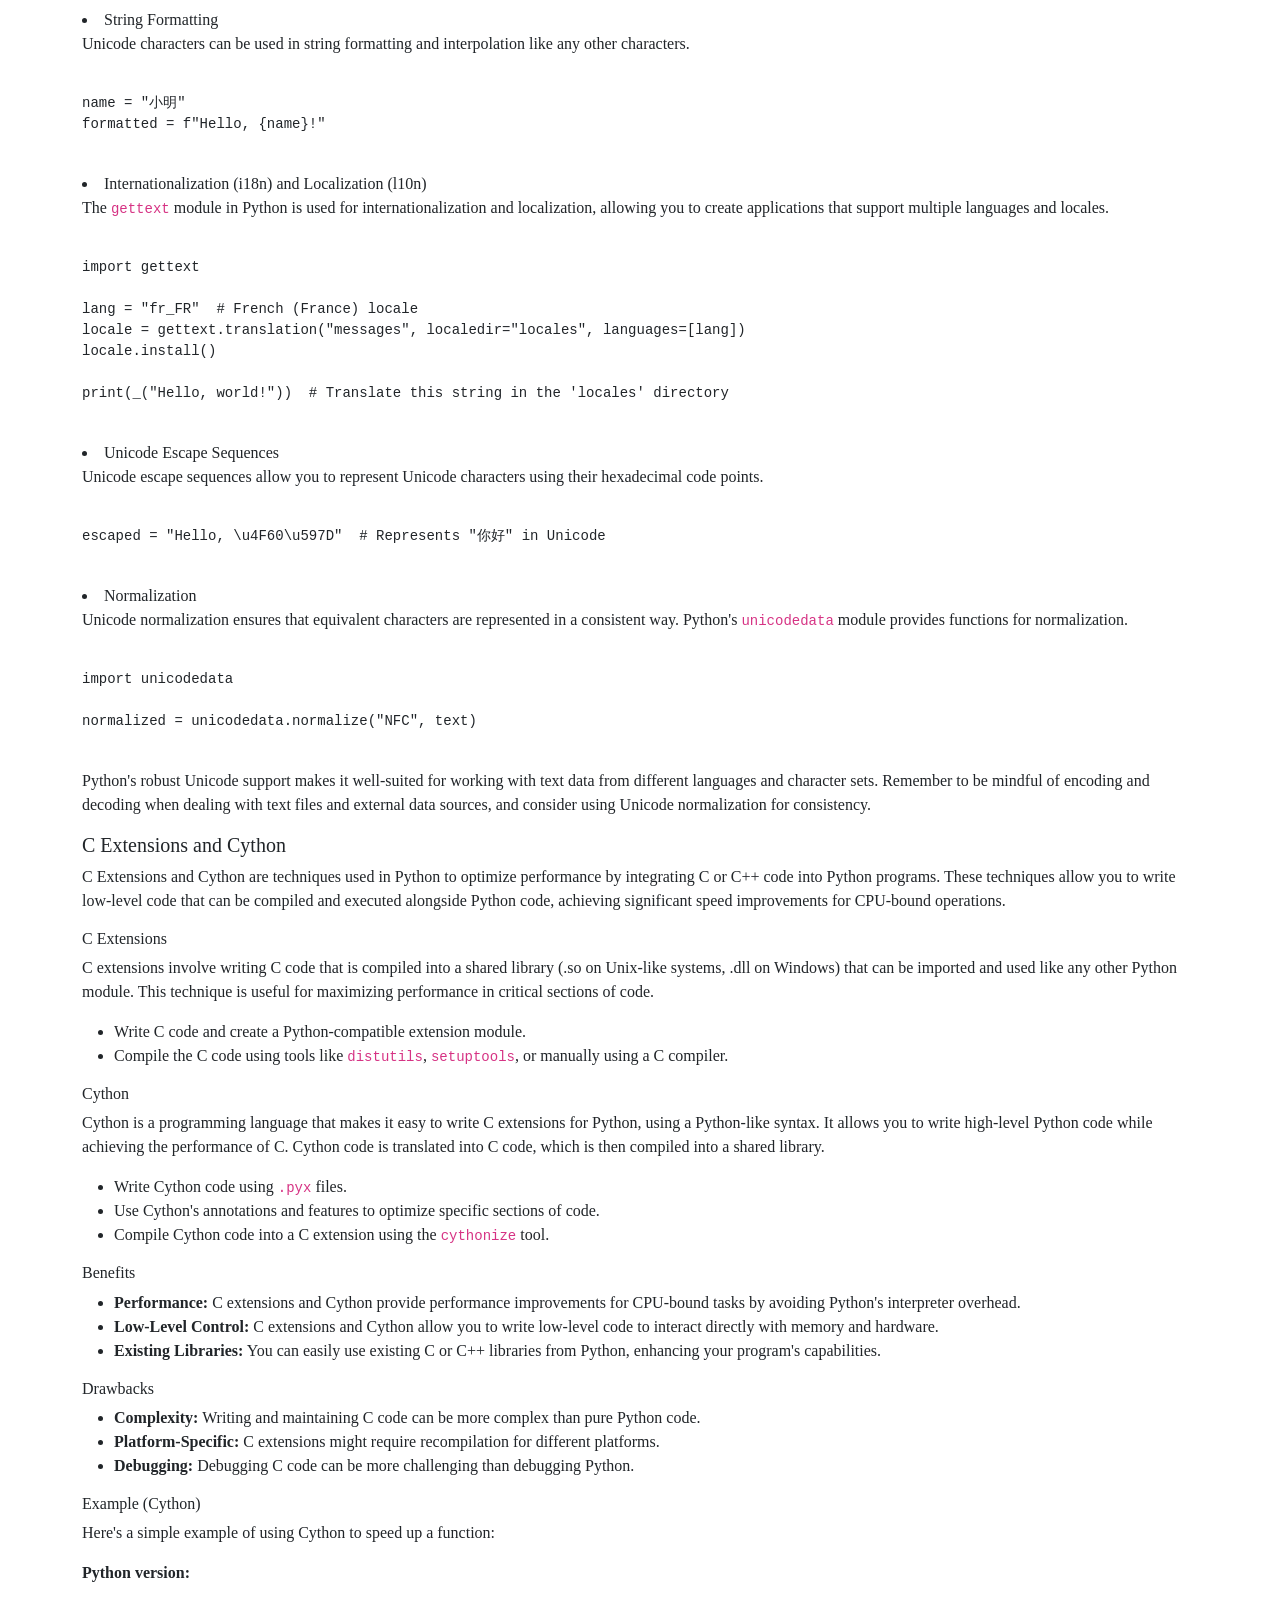
<file: advancepython.html>
<!DOCTYPE html>
<html>

<head>
    <title>Advance Python</title>
    <link href="assets/vendor/bootstrap/css/bootstrap.min.css" rel="stylesheet">
    <link href="https://cdn.jsdelivr.net/npm/bootstrap-icons@1.10.5/font/bootstrap-icons.min.css" rel="stylesheet">
</head>

<body style="font-family: Georgia, 'Times New Roman', Times, serif;">
    <h2 style="text-align: center;">Advance Python Topics and Concepts!!!</h2><br />
    <div class="container">
        <p>
        <h4>Python Advanced Topics</h4>
        <ol>
            <li><a href="#decorators">Decorators</a></li>
            <li><a href="#generators">Generators</a></li>
            <li><a href="#iterators">Iterators and Iterables</a></li>
            <li><a href="#context-managers">Context Managers</a></li>
            <li><a href="#metaclasses">Metaclasses</a></li>
            <li><a href="#concurrency">Concurrency and Multithreading</a></li>
            <li><a href="#coroutines">Coroutines and Asynchronous Programming</a></li>
            <li><a href="#memory-management">Memory Management</a></li>
            <li><a href="#performance">Performance Optimization</a></li>
            <li><a href="#dynamic-typing">Dynamic Typing and Type Annotations</a></li>
            <li><a href="#unicode">Unicode and Internationalization</a></li>
            <li><a href="#c-extensions">C Extensions and Cython</a></li>
        </ol>

        <ol>
            <li id="decorators">Decorators</li>
            <p>Decorators in Python are a powerful and flexible way to modify or enhance the behavior of functions or
                methods without changing their core logic. They are implemented using functions that take another
                function
                as an argument and return a new function with added functionality.</p>

            <li id="generators">Generators</li>
            <p>Generators are a type of iterable that allow you to iterate over a sequence of values without storing
                them
                all in memory at once. They are created using functions with the <code>yield</code> keyword, allowing
                you to
                generate values on-the-fly.</p>

            <li id="iterators">Iterators and Iterables</li>
            <p>Iterators are objects that implement the <code>__iter__()</code> and <code>__next__()</code> methods,
                allowing you to loop over a sequence of values. Iterables are objects that can be iterated over, and
                they
                provide an iterator when calling the <code>iter()</code> function.</p>

            <li id="context-managers">Context Managers</li>
            <p>Context managers in Python are used to manage resources, such as files or network connections, in a clean
                and
                efficient way. They are typically implemented using the <code>with</code> statement and the
                <code>__enter__()</code> and <code>__exit__()</code> methods.
            </p>

            <li id="metaclasses">Metaclasses</li>
            <p>Metaclasses are classes that define the behavior of other classes, often referred to as the "class of a
                class." They allow you to customize class creation and behavior, and they are used to implement features
                like class inheritance, attribute access, and more.</p>

            <li id="concurrency">Concurrency and Multithreading</li>
            <p>Concurrency involves executing multiple tasks concurrently to improve efficiency and responsiveness.
                Python's
                Global Interpreter Lock (GIL) can limit true parallelism, particularly in CPU-bound tasks. Techniques
                like
                threading and multiprocessing are used for concurrent programming.</p>

            <li id="coroutines">Coroutines and Asynchronous Programming</li>
            <p>Coroutines are functions that can be paused and resumed, allowing cooperative multitasking. Asynchronous
                programming with the <code>async</code> and <code>await</code> keywords enables efficient I/O-bound
                operations by allowing tasks to yield control while waiting for results.</p>

            <li id="memory-management">Memory Management</li>
            <p>Python's memory management involves techniques like reference counting and garbage collection to
                efficiently
                manage memory allocation and deallocation. Understanding memory management is important for writing
                efficient and memory-safe code.</p>

            <li id="performance">Performance Optimization</li>
            <p>Optimizing Python code involves techniques like profiling, benchmarking, and optimizing algorithms.
                Libraries
                like <code>timeit</code> and <code>cProfile</code> help identify performance bottlenecks and improve
                code
                efficiency.</p>

            <li id="dynamic-typing">Dynamic Typing and Type Annotations</li>
            <p>Python's dynamic typing allows variables to hold values of different types. Type annotations introduced
                in
                Python 3.5 provide hints about variable types, aiding in code readability and enabling static type
                checking
                using tools like <code>mypy</code>.</p>

            <li id="unicode">Unicode and Internationalization</li>
            <p>Python's support for Unicode enables working with text and characters from various languages and writing
                internationalized applications. Libraries like <code>unicodedata</code> and <code>gettext</code> assist
                in
                Unicode handling and localization.</p>

            <li id="c-extensions">C Extensions and Cython</li>
            <p>Python allows extending its capabilities using C extensions, enabling integration with existing C/C++
                code.
                Cython is a tool that simplifies creating C extensions by providing a Python-like syntax that gets
                compiled
                to C code.</p>
        </ol>
        <h4>Decorators in Python</h4>
        <p>Decorators in Python are a powerful and flexible way to modify or enhance the behavior of functions or
            methods without changing their core logic. Decorators are often used for tasks such as logging,
            authentication, caching, and more. They are implemented using functions that take another function as an
            argument and return a new function with added functionality.</p>

        <li>Example of Decorators</li>
        <pre><code>
def my_decorator(func):
    def wrapper():
        print("Something is happening before the function is called.")
        func()
        print("Something is happening after the function is called.")
    return wrapper

@my_decorator
def say_hello():
    print("Hello, world!")

say_hello()
    </code></pre>

        <p>In this example, the <code>my_decorator</code> function takes another function (<code>func</code>) as an
            argument, defines a new function <code>wrapper</code> that wraps around <code>func</code>, and then returns
            <code>wrapper</code>. The <code>@my_decorator</code> syntax above the <code>say_hello</code> function is a
            shorthand way of applying the decorator to the <code>say_hello</code> function.
        </p>

        <p>When you call <code>say_hello()</code>, the output will be:</p>

        <pre>
Something is happening before the function is called.
Hello, world!
Something is happening after the function is called.
    </pre>

        <li>Advanced Usage</li>
        <pre><code>
def greet_decorator(greeting):
    def decorator(func):
        def wrapper():
            print(f"{greeting}, something is happening before the function is called.")
            func()
            print(f"{greeting}, something is happening after the function is called.")
        return wrapper
    return decorator

@greet_decorator("Hi")
@my_decorator
def say_hello():
    print("Hello, world!")

say_hello()
    </code></pre>

        <p>This will produce:</p>

        <pre>
Hi, Something is happening before the function is called.
Something is happening before the function is called.
Hello, world!
Something is happening after the function is called.
Hi, Something is happening after the function is called.
    </pre>

        <p>Decorators provide a clean and modular way to add functionality to functions or methods without modifying
            their original code. They are widely used in Python to enhance the behavior of various frameworks and
            libraries.</p>
        <h4>Generators in Python</h4>
        <p>Generators in Python are a way to create iterators in a more concise and memory-efficient manner. They allow
            you to generate values on-the-fly instead of generating all values at once and storing them in memory.
            Generators are particularly useful for handling large data sets or infinite sequences. They are defined
            using functions with the <code>yield</code> keyword.</p>

        <li>Example: Simple Generator</li>
        <pre><code>
def count_up_to(limit):
    count = 1
    while count <= limit:
        yield count
        count += 1

# Using the generator
counter = count_up_to(5)
for num in counter:
    print(num)
    </code></pre>

        <p>In this example, the <code>count_up_to</code> function generates numbers from 1 to the given
            <code>limit</code>. The <code>yield</code> statement is used to yield values one at a time. When the
            <code>for</code> loop iterates over the generator, it calls the generator function until it reaches the
            <code>yield</code> statement, then pauses and resumes when the next value is requested.
        </p>

        <li>Benefits of Generators</li>
        <ul>
            <li><strong>Memory Efficiency:</strong> Since generators produce values on-the-fly, they don't store all
                values in memory at once. This is particularly advantageous for working with large data sets.</li>
            <li><strong>Lazy Evaluation:</strong> Values are generated only when needed, reducing unnecessary
                computation.</li>
            <li><strong>Infinite Sequences:</strong> Generators can represent infinite sequences (e.g., Fibonacci
                sequence) without consuming infinite memory.</li>
            <li><strong>Readable Code:</strong> Generators lead to more readable and modular code when dealing with
                iteration and sequencing.</li>
            <li><strong>Performance:</strong> Generators can improve the performance of your code, as they avoid the
                overhead of creating and managing large data structures.</li>
            <li><strong>State Maintenance:</strong> Generators can maintain their state between successive calls,
                allowing them to remember their context.</li>
        </ul>

        <li>Example: Infinite Sequence Generator</li>
        <pre><code>
def fibonacci():
    a, b = 0, 1
    while True:
        yield a
        a, b = b, a + b

fib = fibonacci()
for _ in range(10):
    print(next(fib))
    </code></pre>

        <p>Generators are a powerful tool for managing and iterating over sequences of data without consuming excessive
            memory. They provide a way to work with data efficiently and seamlessly, making them a valuable feature in
            Python.</p>
        <h4>Iterators and Iterables in Python</h4>
        <p>Iterators and iterables are fundamental concepts in Python that allow you to work with sequences of data
            efficiently. They are used to loop over collections or perform iteration operations. Here's an overview of
            what iterators and iterables are and how they work:</p>

        <li>Iterable</li>
        <p>An iterable is any object that can be looped over using a <code>for</code> loop. It has an
            <code>__iter__()</code> method that returns an iterator.
        </p>
        <pre><code>
iterable = [1, 2, 3, 4, 5]
for item in iterable:
    print(item)
    </code></pre>

        <li>Iterator</li>
        <p>An iterator is an object that implements the <code>__next__()</code> method, which returns the next item from
            the sequence. It also has an <code>__iter__()</code> method that returns itself.</p>
        <pre><code>
class MyIterator:
    def __init__(self, data):
        self.data = data
        self.index = 0

    def __iter__(self):
        return self

    def __next__(self):
        if self.index < len(self.data):
            result = self.data[self.index]
            self.index += 1
            return result
        else:
            raise StopIteration

my_iterable = MyIterator([1, 2, 3, 4, 5])
for item in my_iterable:
    print(item)
    </code></pre>

        <li>Built-in Iterators and Iterables</li>
        <p>Python provides built-in functions and objects that work with iterators and iterables:</p>
        <ul>
            <li><code>iter(iterable)</code>: Returns an iterator for the given iterable.</li>
            <li><code>next(iterator)</code>: Retrieves the next item from the iterator.</li>
        </ul>
        <pre><code>
my_list = [1, 2, 3, 4, 5]
my_iterator = iter(my_list)
print(next(my_iterator))  # Output: 1
    </code></pre>

        <li>Iterable vs. Iterator</li>
        <ul>
            <li>An iterable is an object that can be looped over.</li>
            <li>An iterator is an object that maintains its state and can provide items one by one.</li>
        </ul>

        <p>Understanding the concepts of iterators and iterables is essential for writing efficient and readable Python
            code when working with collections of data. Many built-in functions and libraries in Python rely on these
            concepts for iteration and data processing.</p>
        <h4>Context Managers in Python</h4>
        <p>Context managers in Python provide a convenient and reliable way to manage resources, such as file handles or
            network connections, by taking care of resource allocation and cleanup automatically. They are often used
            with the <code>with</code> statement and follow the "context manager" protocol using the
            <code>__enter__()</code> and <code>__exit__()</code> methods.
        </p>

        <li>Using Context Managers</li>
        <p>Context managers are typically used with the <code>with</code> statement. This ensures that the resource is
            properly allocated and released, even if an exception occurs.</p>
        <pre><code>
with open("file.txt", "r") as file:
    content = file.read()
    # Do something with the content
# File is automatically closed outside the 'with' block
    </code></pre>

        <li>Creating a Context Manager</li>
        <p>You can create your own context manager by defining a class with <code>__enter__()</code> and
            <code>__exit__()</code> methods.
        </p>
        <pre><code>
class MyContext:
    def __enter__(self):
        # Code executed when entering the 'with' block
        print("Entering the context")
        return self  # The returned value can be accessed in the 'as' clause

    def __exit__(self, exc_type, exc_value, traceback):
        # Code executed when exiting the 'with' block
        print("Exiting the context")
        # 'exc_type', 'exc_value', and 'traceback' capture any exceptions raised
        return False  # If True, exceptions are suppressed; if False, exceptions are propagated

with MyContext() as ctx:
    # Code inside the 'with' block
    print("Inside the block")
    </code></pre>

        <li>Built-in Context Managers</li>
        <p>Python provides built-in context managers through the <code>contextlib</code> module and certain built-in
            functions.</p>
        <ul>
            <li><code>open()</code> function: Context manager for file handling.</li>
            <li><code>threading.Lock()</code>: Context manager for managing thread locks.</li>
            <li><code>contextlib.closing()</code>: Wraps an object to ensure its <code>close()</code> method is called.
            </li>
        </ul>
        <pre><code>
from contextlib import closing

with open("file.txt", "r") as file:
    # Code to read and process the file

with closing(socket.socket(socket.AF_INET, socket.SOCK_STREAM)) as sock:
    # Code to work with the socket
    </code></pre>

        <p>Context managers help ensure proper resource management, prevent resource leaks, and enhance code readability
            by encapsulating setup and teardown code. They are especially useful when working with files, database
            connections, network sockets, and other resources that need to be handled correctly in a managed
            environment.</p>
        <h4>Metaclasses in Python</h4>
        <p>Metaclasses in Python are a powerful and advanced concept used for customizing class creation and behavior. A
            metaclass defines how a class itself should behave when creating instances. Metaclasses can be thought of as
            classes for classes.</p>

        <li>Class Creation Process</li>
        <p>When you create a class, Python uses a metaclass (usually the built-in <code>type</code> metaclass) to define
            the behavior of the class itself.</p>

        <li>Creating a Metaclass</li>
        <p>To define a custom metaclass, you create a class that inherits from <code>type</code> and overrides its
            methods. One common method to override is <code>__new__()</code>.</p>
        <pre><code>
class MyMeta(type):
    def __new__(cls, name, bases, attrs):
        # Modify attributes before creating the class
        modified_attrs = {...}  # Modify attrs as needed
        return super().__new__(cls, name, bases, modified_attrs)
    </code></pre>

        <li>Using a Metaclass</li>
        <p>To use a custom metaclass, you specify it by setting the <code>metaclass</code> attribute when defining a new
            class.</p>
        <pre><code>
class MyClass(metaclass=MyMeta):
    # Class definition
    </code></pre>

        <li>Common Uses</li>
        <p>Metaclasses can be used for various purposes, such as:</p>
        <ul>
            <li>Validating class attributes or methods.</li>
            <li>Auto-generating methods or properties.</li>
            <li>Implementing singleton or factory patterns.</li>
            <li>Implementing custom class hierarchies.</li>
        </ul>

        <li>Built-in Metaclasses</li>
        <p>The default metaclass in Python is <code>type</code>. Python provides built-in metaclasses that can be
            customized, and libraries like SQLAlchemy use metaclasses to define database models.</p>

        <li>Example</li>
        <p>Here's a simple example of using a metaclass to automatically convert attributes to uppercase:</p>
        <pre><code>
class UppercaseAttributesMeta(type):
    def __new__(cls, name, bases, attrs):
        uppercase_attrs = {key.upper(): value for key, value in attrs.items()}
        return super().__new__(cls, name, bases, uppercase_attrs)

class MyClass(metaclass=UppercaseAttributesMeta):
    name = "Alice"
    age = 30

print(MyClass.NAME);  // Output: "Alice"
print(MyClass.AGE);   // Output: 30
    </code></pre>

        <p>Metaclasses are a complex topic and are often used for advanced use cases. While they can be powerful, they
            are not commonly used in everyday programming. Understanding basic metaclass concepts and their implications
            can help you gain a deeper understanding of Python's class creation process.</p>
        <h4>Concurrency and Multithreading in Python</h4>
        <p>Concurrency and multithreading in Python involve executing multiple tasks concurrently to improve efficiency
            and responsiveness. However, Python's Global Interpreter Lock (GIL) limits true parallelism in CPU-bound
            tasks. Let's explore the concepts of concurrency and multithreading in Python:</p>

        <li>Concurrency vs. Parallelism</li>
        <p><strong>Concurrency</strong>: Executing multiple tasks in overlapping time periods, allowing progress on
            multiple tasks without completing any single task.<br>
            <strong>Parallelism</strong>: Executing multiple tasks simultaneously on separate processors or cores.
        </p>

        <li>Threading</li>
        <p>Threading in Python uses the <code>threading</code> module to create threads. Threads share the same memory
            space, making them suitable for I/O-bound tasks. However, due to the GIL, they might not significantly
            improve performance for CPU-bound tasks.</p>
        <pre><code>
import threading

def print_numbers():
    for i in range(1, 6):
        print(f"Number: {i}")
        
def print_letters():
    for letter in 'abcde':
        print(f"Letter: {letter}")
        
thread1 = threading.Thread(target=print_numbers)
thread2 = threading.Thread(target=print_letters)

thread1.start()
thread2.start()

thread1.join()
thread2.join()
    </code></pre>

        <li>Thread Safety</li>
        <p>When using threads, ensure proper synchronization to avoid issues like data corruption or race conditions.
            Python's <code>threading</code> module provides synchronization primitives like locks and semaphores.</p>

        <li>Concurrency with <code>asyncio</code></li>
        <p>For I/O-bound tasks, consider using the <code>asyncio</code> library, which is based on asynchronous
            programming and coroutines. It's more efficient than threads for I/O operations and handles concurrency
            effectively.</p>
        <pre><code>
import asyncio

async def print_numbers():
    for i in range(1, 6):
        print(f"Number: {i}")
        await asyncio.sleep(1)
        
async def print_letters():
    for letter in 'abcde':
        print(f"Letter: {letter}")
        await asyncio.sleep(0.5)

loop = asyncio.get_event_loop()
loop.run_until_complete(asyncio.gather(print_numbers(), print_letters()))
loop.close()
    </code></pre>

        <li>Multiprocessing</li>
        <p>For CPU-bound tasks, the <code>multiprocessing</code> module can be used to create separate processes, which
            bypass the GIL and utilize multiple CPU cores.</p>
        <pre><code>
import multiprocessing

def calculate_square(number):
    print(f"Square: {number * number}")
    
def calculate_cube(number):
    print(f"Cube: {number * number * number}")
    
if __name__ == '__main__':
    number = 3
    process1 = multiprocessing.Process(target=calculate_square, args=(number,))
    process2 = multiprocessing.Process(target=calculate_cube, args=(number,))
    
    process1.start()
    process2.start()
    
    process1.join()
    process2.join()
    </code></pre>

        <p>When working with concurrency and multithreading in Python, consider the nature of your tasks. For I/O-bound
            operations, <code>asyncio</code> might be more suitable. For CPU-bound tasks, <code>multiprocessing</code>
            can provide true parallelism, bypassing the GIL.</p>
        <h4>Coroutines and Asynchronous Programming in Python</h4>
        <p>Coroutines and asynchronous programming in Python allow you to write non-blocking and efficient code for
            I/O-bound tasks, such as network requests, file operations, and database queries. Asynchronous programming
            is particularly useful when you want to achieve concurrency without creating multiple threads or processes.
        </p>

        <li>Coroutines</li>
        <p>Coroutines are a type of function that can pause execution and yield control back to the event loop, allowing
            other tasks to run while waiting for I/O-bound operations to complete.</p>
        <pre><code>
async def say_hello():
    print("Hello")
    await asyncio.sleep(1)  # Non-blocking sleep
    print("World")
    </code></pre>

        <li>The <code>async</code> and <code>await</code> Keywords</li>
        <ul>
            <li><code>async</code>: Used to define a coroutine function.</li>
            <li><code>await</code>: Used to pause execution of the coroutine and wait for the completion of another
                coroutine or asynchronous operation.</li>
        </ul>

        <li>Asynchronous Event Loop</li>
        <p>An event loop is the central component of asynchronous programming. It manages and schedules multiple tasks
            (coroutines) to run concurrently without creating separate threads or processes.</p>
        <pre><code>
import asyncio

async def main():
    task1 = asyncio.create_task(say_hello())
    task2 = asyncio.create_task(say_hello())
    await task1
    await task2

asyncio.run(main())
    </code></pre>

        <li>Benefits of Asynchronous Programming</li>
        <ul>
            <li>Improved I/O performance: Non-blocking I/O operations allow other tasks to run while waiting for data.
            </li>
            <li>Concurrency without threads: Asynchronous programming is more memory-efficient compared to creating
                multiple threads.</li>
            <li>Scalability: Asynchronous code can handle a large number of connections simultaneously.</li>
        </ul>

        <li>Asynchronous Libraries</li>
        <ul>
            <li><code>asyncio</code>: The built-in library for asynchronous programming, providing event loops,
                coroutines, and other asynchronous primitives.</li>
            <li><code>aiohttp</code>: A popular library for asynchronous HTTP requests.</li>
            <li><code>aiomysql</code>, <code>aiopg</code>: Libraries for asynchronous database connections.</li>
        </ul>

        <li>Using <code>async with</code> and <code>async for</code></li>
        <p>In addition to <code>async def</code> and <code>await</code>, Python also provides <code>async with</code>
            and <code>async for</code> to work with asynchronous context managers and iterate over asynchronous
            iterators.</p>
        <pre><code>
async with open("file.txt", "r") as file:
    content = await file.read()

async for line in async_file_iterator():
    process(line)
    </code></pre>

        <p>Asynchronous programming allows you to write code that efficiently handles I/O-bound tasks and maximizes
            resource utilization. However, it's important to note that asynchronous programming is most beneficial for
            I/O-bound operations; for CPU-bound tasks, other approaches like multiprocessing might be more suitable.</p>
        <h4>Memory Management in Python</h4>
        <p>Memory management in Python is an essential aspect of programming that involves the allocation and
            deallocation of memory for objects. Python handles memory management automatically through a combination of
            techniques, including reference counting, garbage collection, and memory pooling.</p>

        <li>Reference Counting</li>
        <p>Python uses reference counting to keep track of how many references there are to an object. When the
            reference count drops to zero, the memory occupied by the object is automatically freed.</p>

        <li>Garbage Collection</li>
        <p>While reference counting handles most memory deallocation, cyclic references (objects referencing each other)
            can lead to memory leaks. Python's garbage collector identifies and collects cyclic references, releasing
            memory for objects that are no longer reachable.</p>

        <li>Memory Pooling</li>
        <p>Python uses memory pooling to improve performance when allocating and deallocating memory for small objects.
            Small objects are grouped into memory blocks, and the memory manager allocates memory from these blocks
            rather than repeatedly calling lower-level system memory allocation functions.</p>

        <li><code>gc</code> Module</li>
        <p>Python's garbage collector can be controlled using the <code>gc</code> module. While it's not often necessary
            to manually trigger garbage collection, you can use the <code>gc.collect()</code> function to encourage the
            garbage collector to run.</p>

        <li>Memory Optimization</li>
        <ul>
            <li>Avoid circular references to prevent memory leaks.</li>
            <li>Use generators and iterators for memory-efficient processing of large datasets.</li>
            <li>Use context managers (<code>with</code> statements) for automatic resource cleanup.</li>
            <li>Consider memory profiling tools to identify memory usage bottlenecks.</li>
        </ul>

        <li>Memory Profiling Tools</li>
        <p>Tools like <code>memory_profiler</code>, <code>objgraph</code>, and <code>guppy</code> can help you profile
            and analyze memory usage in your Python code, allowing you to identify memory-hungry parts of your program.
        </p>

        <li>Memory Views and Buffer Protocols</li>
        <p>Python provides memory views and buffer protocols, which allow efficient sharing of memory between different
            data structures without copying data.</p>

        <li>C Extensions and Memory Management</li>
        <p>When working with C extensions in Python, be aware of memory management. Use appropriate memory allocation
            and deallocation functions provided by the Python C API to avoid memory leaks.</p>

        <p>Python's automatic memory management and garbage collection significantly simplify the programming process,
            relieving developers of many manual memory management tasks. However, it's still important to be aware of
            memory usage patterns and potential pitfalls, especially in memory-intensive applications.</p>
        <h4>Performance Optimization in Python</h4>
        <p>Performance optimization in Python involves identifying and implementing strategies to make your code run
            faster and use fewer resources. While Python's interpreted nature might lead to slower execution compared to
            compiled languages, there are several techniques you can use to improve performance:</p>

        <li>Profiling</li>
        <p>Before optimizing, profile your code to identify bottlenecks and areas that consume the most resources. Use
            tools like <code>cProfile</code> or external profilers to analyze where your code spends most of its time.
        </p>

        <li>Algorithmic Optimization</li>
        <p>Often, algorithmic changes can yield the most significant performance improvements. Choose efficient data
            structures and algorithms tailored to your problem domain.</p>

        <li>Caching and Memoization</li>
        <p>Use caching to store the results of expensive function calls and reuse them when the same inputs are
            encountered again. Libraries like <code>functools.lru_cache</code> can help.</p>

        <li>Vectorization and Numpy</li>
        <p>For numerical operations, use the <code>numpy</code> library, which performs array-based operations
            efficiently and takes advantage of low-level optimizations.</p>

        <li>Generator Expressions and Iterators</li>
        <p>Use generators and iterators to avoid loading large datasets entirely into memory. This is especially useful
            for processing files line by line.</p>

        <li>List Comprehensions</li>
        <p>List comprehensions are often more efficient than traditional loops, as they're optimized under the hood.</p>

        <li>Avoid Global Variables</li>
        <p>Accessing global variables is slower than accessing local variables. Minimize the use of global variables,
            especially in tight loops.</p>

        <li>Use Built-in Functions</li>
        <p>Built-in functions and libraries are usually optimized and faster than custom implementations. For example,
            use <code>sum()</code> instead of manual iteration for summation.</p>

        <li>Avoid Unnecessary Work</li>
        <p>Optimize away any unnecessary work. Short-circuit evaluations and conditional checks can prevent unnecessary
            computations.</p>

        <li>Profile and Optimize Loops</li>
        <p>Loops are common performance bottlenecks. Optimize them by minimizing the number of iterations and moving
            computations outside the loop if possible.</p>

        <li>Parallelism and Concurrency</li>
        <p>For CPU-bound tasks, consider using the <code>multiprocessing</code> module to take advantage of multiple
            cores. For I/O-bound tasks, use asynchronous programming with <code>asyncio</code>.</p>

        <li>NumPy and SciPy</li>
        <p>For scientific and mathematical computations, the <code>numpy</code> and <code>scipy</code> libraries provide
            optimized functions and data structures.</p>

        <li>Cython and Numba</li>
        <p>Consider using tools like Cython or Numba to write Python code that gets compiled to C or machine code, which
            can result in significant speed improvements.</p>

        <li>Profile Again</li>
        <p>After making optimizations, profile your code again to ensure that the changes are having the desired effect.
        </p>

        <p>Remember, optimization should be driven by actual performance bottlenecks identified through profiling.
            Premature optimization can lead to less readable code and minimal performance improvements. Focus on making
            your code clean, maintainable, and functional first, and then optimize where necessary.</p>
        <h4>Dynamic Typing and Type Annotations in Python</h4>
        <p>Dynamic typing and type annotations are important concepts in Python that relate to how data types are
            handled in the language and how you can provide hints about the expected types of variables and function
            parameters.</p>

        <li>Dynamic Typing</li>
        <p>Python is a dynamically typed language, which means that you don't need to declare the data type of a
            variable explicitly. The data type of a variable is determined at runtime based on the value it holds. This
            allows for more flexibility but requires careful attention to avoid type-related errors.</p>

        <pre><code>
x = 5          # x is an integer
x = "Hello"    # x is now a string
    </code></pre>

        <li>Type Annotations</li>
        <p>While Python is dynamically typed, you can provide type hints using type annotations to indicate the expected
            data types of variables, function parameters, and return values. Type annotations are primarily used to
            improve code readability and for tools like static type checkers and IDEs.</p>

        <pre><code>
def add(a: int, b: int) -&gt; int:
    return a + b
    </code></pre>

        <li>Static Type Checkers</li>
        <p>Tools like <code>mypy</code> can analyze your code and provide static type checking based on the type
            annotations you've added. This helps catch type-related errors before runtime.</p>

        <pre><code>
# Assuming this is saved in a file named 'example.py'
def add(a: int, b: int) -&gt; int:
    return a + b

# Running mypy
# mypy example.py
    </code></pre>

        <li>Type Annotations for Variables</li>
        <p>You can also annotate variables with type hints to provide additional context about their expected types:</p>

        <pre><code>
x: int = 5
name: str = "Alice"
    </code></pre>

        <li>Optional and Union Types</li>
        <p>You can indicate that a parameter can accept multiple types using the <code>Union</code> type from the
            <code>typing</code> module. You can also indicate that a parameter can be of a certain type or
            <code>None</code> using the <code>Optional</code> type.
        </p>

        <pre><code>
from typing import Union, Optional

def greet(name: Union[str, None]) -&gt; str:
    if name is None:
        return "Hello, guest!"
    else:
        return f"Hello, {name}!"
    </code></pre>

        <p>Type annotations provide valuable information about the expected types of variables and function parameters,
            improving code quality and documentation. They also help you catch type-related errors early during
            development. However, remember that Python's dynamic nature means that type annotations are not enforced at
            runtime; they primarily serve as documentation and can be used by static type checkers to identify potential
            issues.</p>

        <h4>Unicode and Internationalization in Python</h4>
        <p>Unicode and internationalization (i18n) are essential aspects of programming in Python when dealing with text
            data from different languages and character sets. Unicode is a standard that provides a unique numeric value
            (code point) for every character across various writing systems and languages.</p>

        <li>Unicode Strings</li>
        <p>In Python 3, strings are represented as Unicode strings by default. This means you can include characters
            from various languages and character sets in a single string.</p>

        <pre><code>
text = "Hello, 你好, привет!"
    </code></pre>

        <li>Encoding and Decoding</li>
        <p>Encoding is the process of converting Unicode strings into bytes (byte sequences), while decoding is the
            reverse process. Common encodings include UTF-8, UTF-16, and ASCII.</p>

        <pre><code>
encoded_bytes = text.encode("utf-8")
decoded_text = encoded_bytes.decode("utf-8")
    </code></pre>

        <li>Working with Files</li>
        <p>When reading or writing text files, always specify the desired encoding explicitly to ensure proper handling
            of Unicode characters.</p>

        <pre><code>
with open("file.txt", "w", encoding="utf-8") as file:
    file.write(text)
    </code></pre>

        <li>String Formatting</li>
        <p>Unicode characters can be used in string formatting and interpolation like any other characters.</p>

        <pre><code>
name = "小明"
formatted = f"Hello, {name}!"
    </code></pre>

        <li>Internationalization (i18n) and Localization (l10n)</li>
        <p>The <code>gettext</code> module in Python is used for internationalization and localization, allowing you to
            create applications that support multiple languages and locales.</p>

        <pre><code>
import gettext

lang = "fr_FR"  # French (France) locale
locale = gettext.translation("messages", localedir="locales", languages=[lang])
locale.install()

print(_("Hello, world!"))  # Translate this string in the 'locales' directory
    </code></pre>

        <li>Unicode Escape Sequences</li>
        <p>Unicode escape sequences allow you to represent Unicode characters using their hexadecimal code points.</p>

        <pre><code>
escaped = "Hello, \u4F60\u597D"  # Represents "你好" in Unicode
    </code></pre>

        <li>Normalization</li>
        <p>Unicode normalization ensures that equivalent characters are represented in a consistent way. Python's
            <code>unicodedata</code> module provides functions for normalization.
        </p>

        <pre><code>
import unicodedata

normalized = unicodedata.normalize("NFC", text)
    </code></pre>

        <p>Python's robust Unicode support makes it well-suited for working with text data from different languages and
            character sets. Remember to be mindful of encoding and decoding when dealing with text files and external
            data sources, and consider using Unicode normalization for consistency.</p>

        <p>
        <h5>C Extensions and Cython</h5>
        <p>C Extensions and Cython are techniques used in Python to optimize performance by integrating C or C++ code
            into
            Python programs. These techniques allow you to write low-level code that can be compiled and executed
            alongside
            Python code, achieving significant speed improvements for CPU-bound operations.</p>

        <h6>C Extensions</h6>
        <p>C extensions involve writing C code that is compiled into a shared library (.so on Unix-like systems, .dll on
            Windows) that can be imported and used like any other Python module. This technique is useful for maximizing
            performance in critical sections of code.</p>
        <ul>
            <li>Write C code and create a Python-compatible extension module.</li>
            <li>Compile the C code using tools like <code>distutils</code>, <code>setuptools</code>, or manually using a
                C
                compiler.</li>
        </ul>

        <h6>Cython</h6>
        <p>Cython is a programming language that makes it easy to write C extensions for Python, using a Python-like
            syntax.
            It allows you to write high-level Python code while achieving the performance of C. Cython code is
            translated
            into C code, which is then compiled into a shared library.</p>
        <ul>
            <li>Write Cython code using <code>.pyx</code> files.</li>
            <li>Use Cython's annotations and features to optimize specific sections of code.</li>
            <li>Compile Cython code into a C extension using the <code>cythonize</code> tool.</li>
        </ul>

        <h6>Benefits</h6>
        <ul>
            <li><strong>Performance:</strong> C extensions and Cython provide performance improvements for CPU-bound
                tasks
                by avoiding Python's interpreter overhead.</li>
            <li><strong>Low-Level Control:</strong> C extensions and Cython allow you to write low-level code to
                interact
                directly with memory and hardware.</li>
            <li><strong>Existing Libraries:</strong> You can easily use existing C or C++ libraries from Python,
                enhancing
                your program's capabilities.</li>
        </ul>

        <h6>Drawbacks</h6>
        <ul>
            <li><strong>Complexity:</strong> Writing and maintaining C code can be more complex than pure Python code.
            </li>
            <li><strong>Platform-Specific:</strong> C extensions might require recompilation for different platforms.
            </li>
            <li><strong>Debugging:</strong> Debugging C code can be more challenging than debugging Python.</li>
        </ul>

        <h6>Example (Cython)</h6>
        <p>Here's a simple example of using Cython to speed up a function:</p>
        <p><strong>Python version:</strong></p>
        <pre><code>def calculate_sum(n):
    total = 0
    for i in range(n):
        total += i
    return total</code></pre>
        <p><strong>Cython version (in <code>my_module.pyx</code>):</strong></p>
        <pre><code>def calculate_sum(int n):
    cdef int total = 0
    for i in range(n):
        total += i
    return total</code></pre>
        <p>Compile Cython code:</p>
        <pre><code>cythonize -i my_module.pyx</code></pre>

        <h6>When to Use</h6>
        <ul>
            <li>Use C extensions or Cython when you've identified specific bottlenecks that require low-level
                optimizations.
            </li>
            <li>For general-purpose Python code, the overhead of writing and maintaining C extensions might outweigh the
                performance gains.</li>
        </ul>

        <p>Both C extensions and Cython provide ways to bridge the gap between Python's high-level expressiveness and
            the
            performance of lower-level languages. Choose the technique that best fits your use case and consider the
            trade-offs between performance gains and development complexity.</p>
        </p>
    </div>
    <button onclick="topFunction()" id="myBtn" title="Go to top">Top</button>
    <script>
        let mybutton = document.getElementById("myBtn");

        // When the user scrolls down 20px from the top of the document, show the button
        window.onscroll = function () { scrollFunction() };

        function scrollFunction() {
            if (document.body.scrollTop > 20 || document.documentElement.scrollTop > 20) {
                mybutton.style.display = "block";
            } else {
                mybutton.style.display = "none";
            }
        }

        // When the user clicks on the button, scroll to the top of the document
        function topFunction() {
            document.body.scrollTop = 0; // For Safari
            document.documentElement.scrollTop = 0; // For Chrome, Firefox, IE and Opera
        }
    </script>
</body>

</html>
</file>
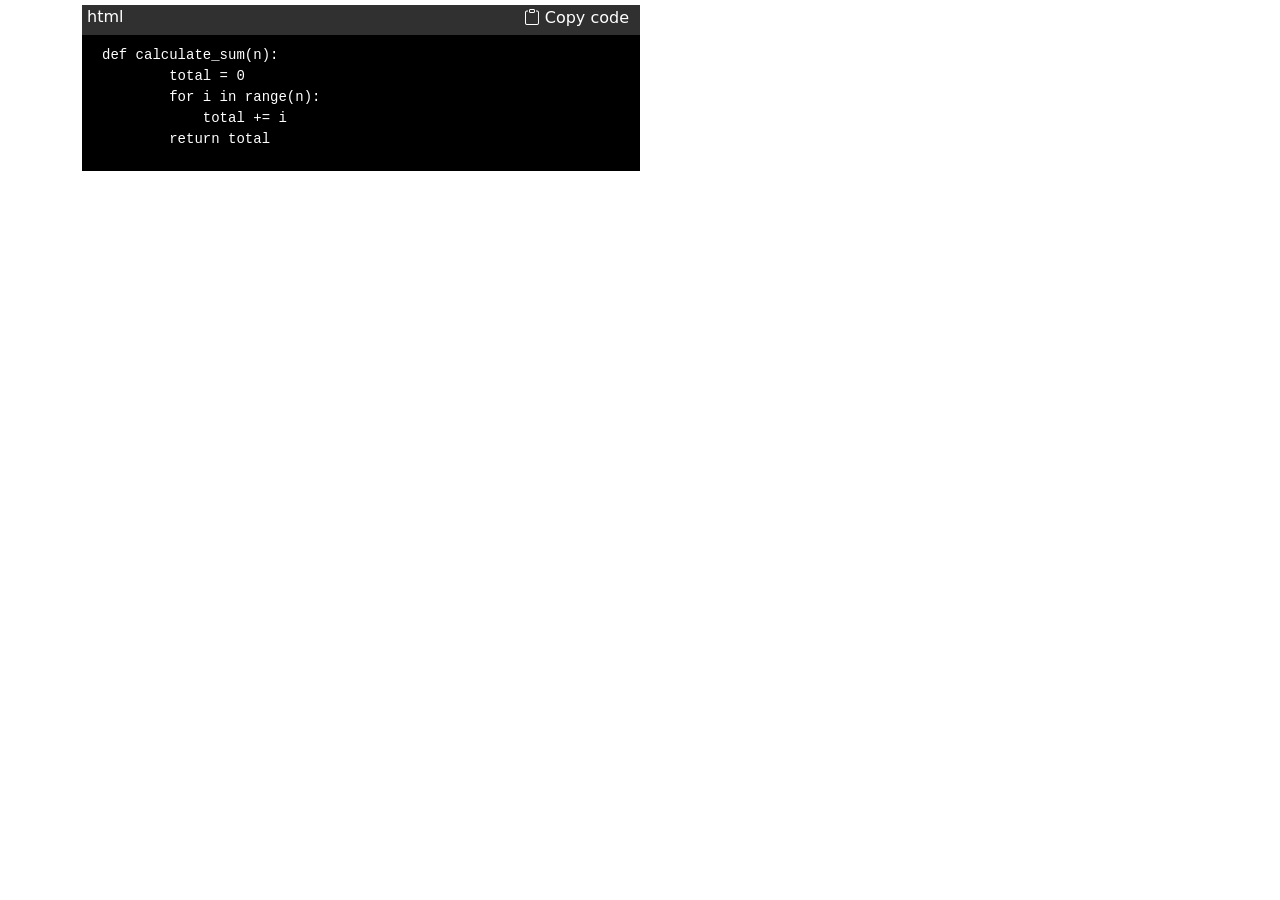
<file: code.html>
<!DOCTYPE html>
<html lang="en">

<head>
  <meta charset="UTF-8">
  <meta name="viewport" content="width=device-width, initial-scale=1.0">
  <title>Coding Platform</title>

  <link href="https://cdn.jsdelivr.net/npm/bootstrap@5.0.2/dist/css/bootstrap.min.css" rel="stylesheet"
    integrity="sha384-EVSTQN3/azprG1Anm3QDgpJLIm9Nao0Yz1ztcQTwFspd3yD65VohhpuuCOmLASjC" crossorigin="anonymous">
  <link href="https://cdn.jsdelivr.net/npm/bootstrap-icons@1.10.5/font/bootstrap-icons.min.css" rel="stylesheet">
  <style>
    .code-background {
      background-color: black;
      color: white;
    }

     .code-header {
      background-color: rgb(49, 48, 48);
      height: 30px;
    }

    .code-html {
      margin: 5px;
    }

    .copy-code-span {
      float: right;
    } 

    .button-copy {
      background-color: rgb(49, 48, 48);
      border: none;
      color: white;
    }

    .code {
      margin: 10px 20px 10px 20px;
      padding-bottom: 5px;
    }
  </style>
</head>

<body>
  <header>
  </header>
  <div class="container">
    <div class="col-md-6 code-background">
      <section class="code-header">
        <div class="code-html">
          <span>html</span>
          <span class="copy-code-span">
            <button class="bi bi-clipboard button-copy">
              Copy code</button>
          </span>
        </div>
      </section> 
      <div class="code">
        <pre><code>def calculate_sum(n):
        total = 0
        for i in range(n):
            total += i
        return total</code></pre>
      </div>
    </div>
  </div>
  <template>
    <div class="container">
      <div class="col-md-6 code-background">
        <section class="code-header">
          <div class="code-html">
            <span>html</span>
            <span class="copy-code-span">
              <button class="bi bi-clipboard button-copy">
                Copy code</button>
            </span>
          </div>
        </section> 
        <div class="code">
          <pre><code>def calculate_sum(n):
          total = 0
          for i in range(n):
              total += i
          return total</code></pre>
        </div>
      </div>
    </div>
  </template>
</body>

</html>
</file>
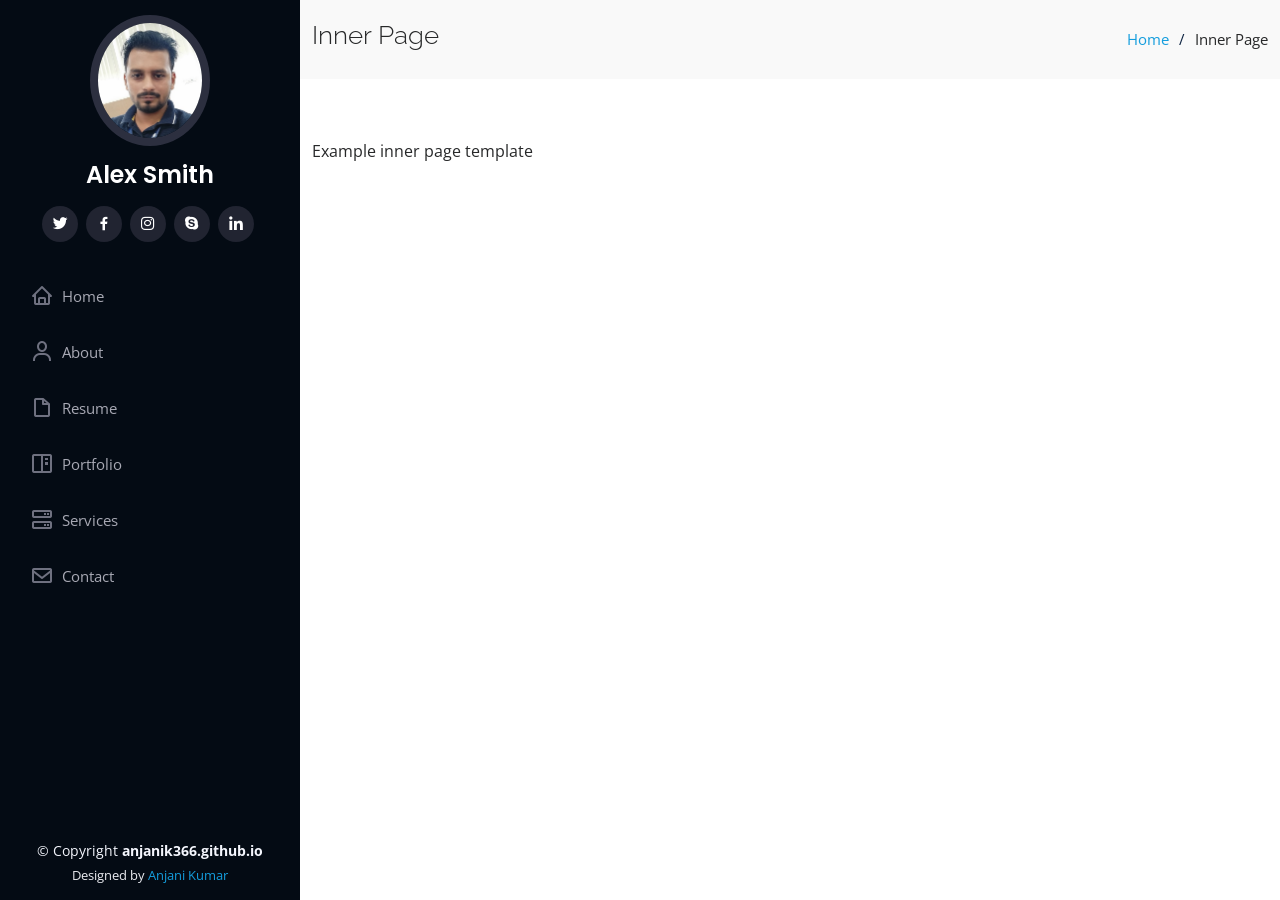
<file: inner-page.html>
<!DOCTYPE html>
<html lang="en">

<head>
  <meta charset="utf-8">
  <meta content="width=device-width, initial-scale=1.0" name="viewport">

  <title>Inner Page - iPortfolio Bootstrap Template</title>
  <meta content="" name="description">
  <meta content="" name="keywords">

  <!-- Favicons -->
  <link href="assets/img/favicon.png" rel="icon">
  <link href="assets/img/apple-touch-icon.png" rel="apple-touch-icon">

  <!-- Google Fonts -->
  <link href="https://fonts.googleapis.com/css?family=Open+Sans:300,300i,400,400i,600,600i,700,700i|Raleway:300,300i,400,400i,500,500i,600,600i,700,700i|Poppins:300,300i,400,400i,500,500i,600,600i,700,700i" rel="stylesheet">

  <!-- Vendor CSS Files -->
  <link href="assets/vendor/bootstrap/css/bootstrap.min.css" rel="stylesheet">
  <link href="assets/vendor/icofont/icofont.min.css" rel="stylesheet">
  <link href="assets/vendor/boxicons/css/boxicons.min.css" rel="stylesheet">
  <link href="assets/vendor/venobox/venobox.css" rel="stylesheet">
  <link href="assets/vendor/owl.carousel/assets/owl.carousel.min.css" rel="stylesheet">
  <link href="assets/vendor/aos/aos.css" rel="stylesheet">

  <!-- Template Main CSS File -->
  <link href="assets/css/style.css" rel="stylesheet">
</head>

<body>

  <!-- ======= Mobile nav toggle button ======= -->
  <button type="button" class="mobile-nav-toggle d-xl-none"><i class="icofont-navigation-menu"></i></button>

  <!-- ======= Header ======= -->
  <header id="header">
    <div class="d-flex flex-column">

      <div class="profile">
        <img src="assets/img/profile-img.jpg" alt="" class="img-fluid rounded-circle">
        <h1 class="text-light"><a href="index.html">Alex Smith</a></h1>
        <div class="social-links mt-3 text-center">
          <a href="#" class="twitter"><i class="bx bxl-twitter"></i></a>
          <a href="#" class="facebook"><i class="bx bxl-facebook"></i></a>
          <a href="#" class="instagram"><i class="bx bxl-instagram"></i></a>
          <a href="#" class="google-plus"><i class="bx bxl-skype"></i></a>
          <a href="#" class="linkedin"><i class="bx bxl-linkedin"></i></a>
        </div>
      </div>

      <nav class="nav-menu">
        <ul>
          <li><a href="index.html"><i class="bx bx-home"></i> <span>Home</span></a></li>
          <li><a href="#about"><i class="bx bx-user"></i> <span>About</span></a></li>
          <li><a href="#resume"><i class="bx bx-file-blank"></i> <span>Resume</span></a></li>
          <li><a href="#portfolio"><i class="bx bx-book-content"></i> Portfolio</a></li>
          <li><a href="#services"><i class="bx bx-server"></i> Services</a></li>
          <li><a href="#contact"><i class="bx bx-envelope"></i> Contact</a></li>

        </ul>
      </nav><!-- .nav-menu -->
      <button type="button" class="mobile-nav-toggle d-xl-none"><i class="icofont-navigation-menu"></i></button>

    </div>
  </header><!-- End Header -->

  <main id="main">

    <!-- ======= Breadcrumbs ======= -->
    <section class="breadcrumbs">
      <div class="container">

        <div class="d-flex justify-content-between align-items-center">
          <h2>Inner Page</h2>
          <ol>
            <li><a href="index.html">Home</a></li>
            <li>Inner Page</li>
          </ol>
        </div>

      </div>
    </section><!-- End Breadcrumbs -->

    <section class="inner-page">
      <div class="container">
        <p>
          Example inner page template
        </p>
      </div>
    </section>

  </main><!-- End #main -->

  <!-- ======= Footer ======= -->
  <footer id="footer">
    <div class="container">
      <div class="copyright">
        &copy; Copyright <strong><span>anjanik366.github.io</span></strong>
      </div>
      <div class="credits">
        Designed by <a href="anjanik366.github.io">Anjani Kumar</a>
      </div>
    </div>
  </footer><!-- End  Footer -->

  <a href="#" class="back-to-top"><i class="icofont-simple-up"></i></a>

  <!-- Vendor JS Files -->
  <script src="assets/vendor/jquery/jquery.min.js"></script>
  <script src="assets/vendor/bootstrap/js/bootstrap.bundle.min.js"></script>
  <script src="assets/vendor/jquery.easing/jquery.easing.min.js"></script>
  <script src="assets/vendor/php-email-form/validate.js"></script>
  <script src="assets/vendor/waypoints/jquery.waypoints.min.js"></script>
  <script src="assets/vendor/counterup/counterup.min.js"></script>
  <script src="assets/vendor/isotope-layout/isotope.pkgd.min.js"></script>
  <script src="assets/vendor/venobox/venobox.min.js"></script>
  <script src="assets/vendor/owl.carousel/owl.carousel.min.js"></script>
  <script src="assets/vendor/typed.js/typed.min.js"></script>
  <script src="assets/vendor/aos/aos.js"></script>

  <!-- Template Main JS File -->
  <script src="assets/js/main.js"></script>

</body>

</html>
</file>
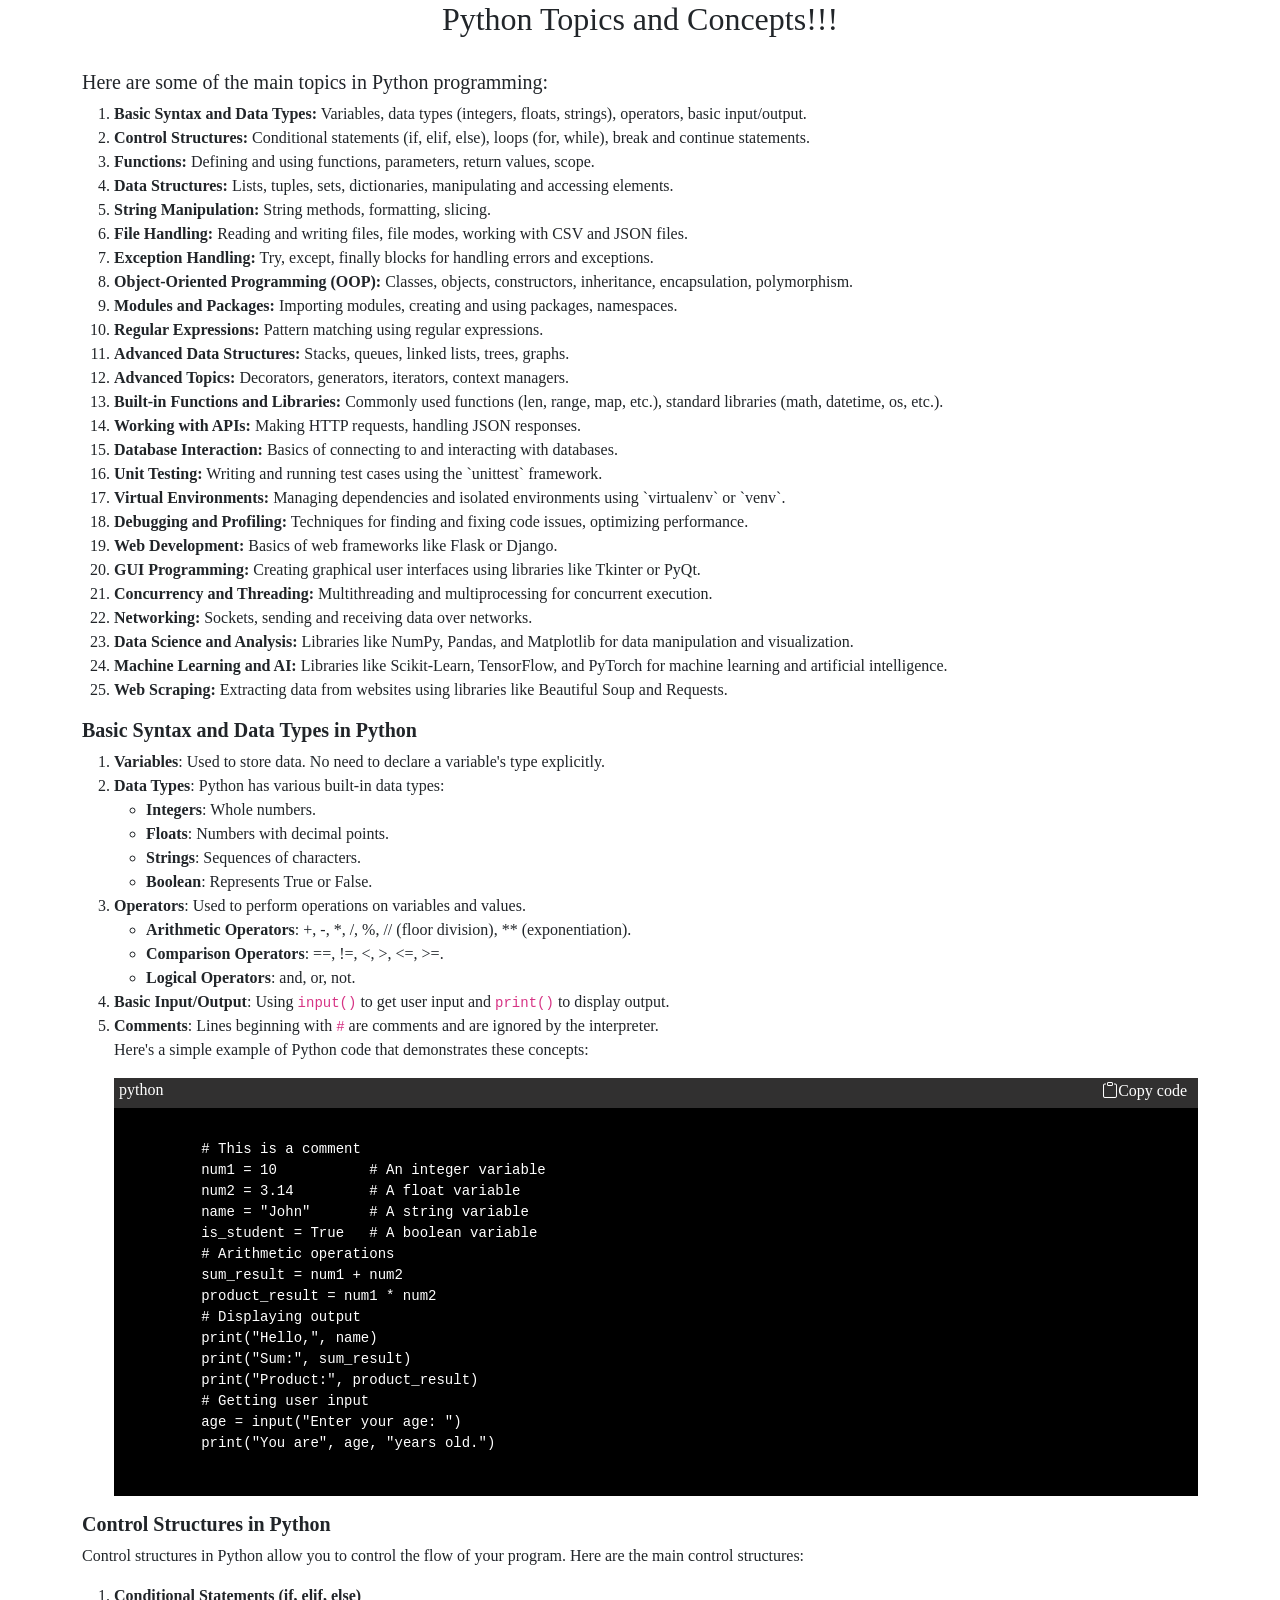
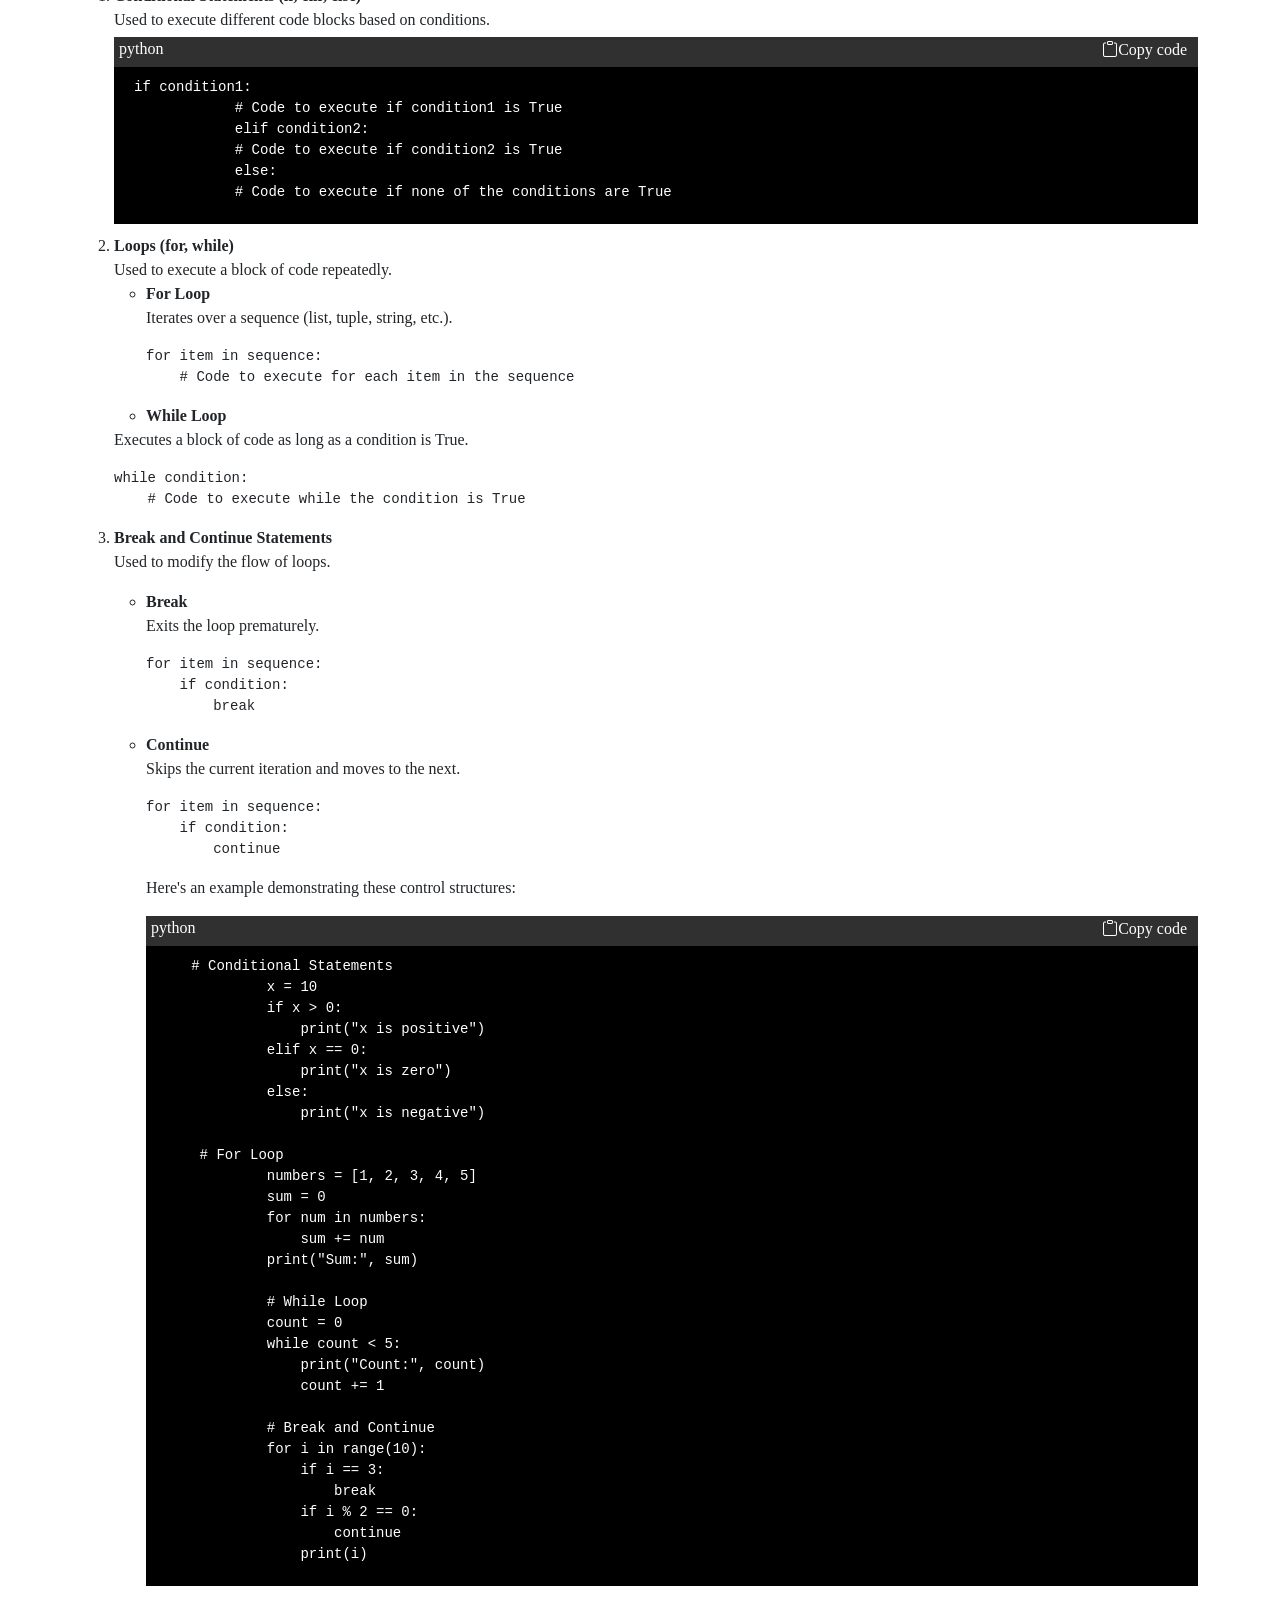
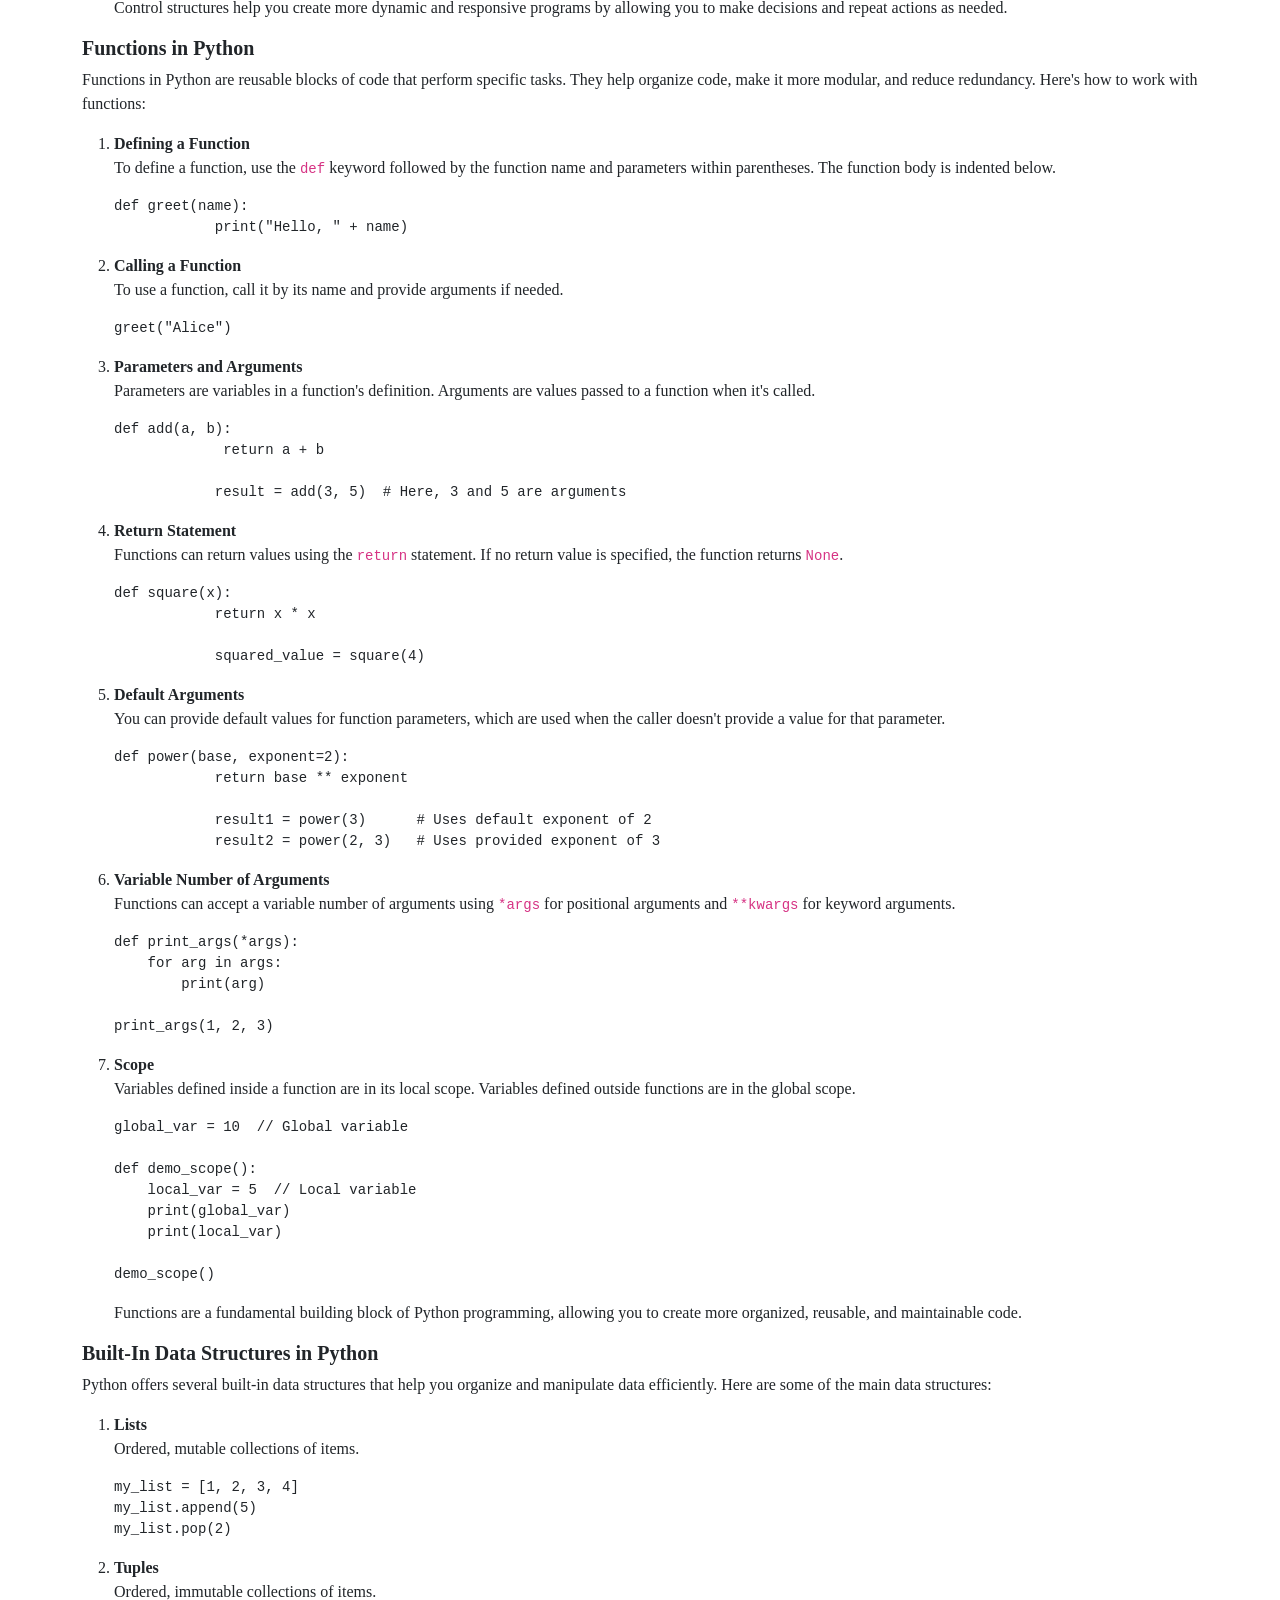
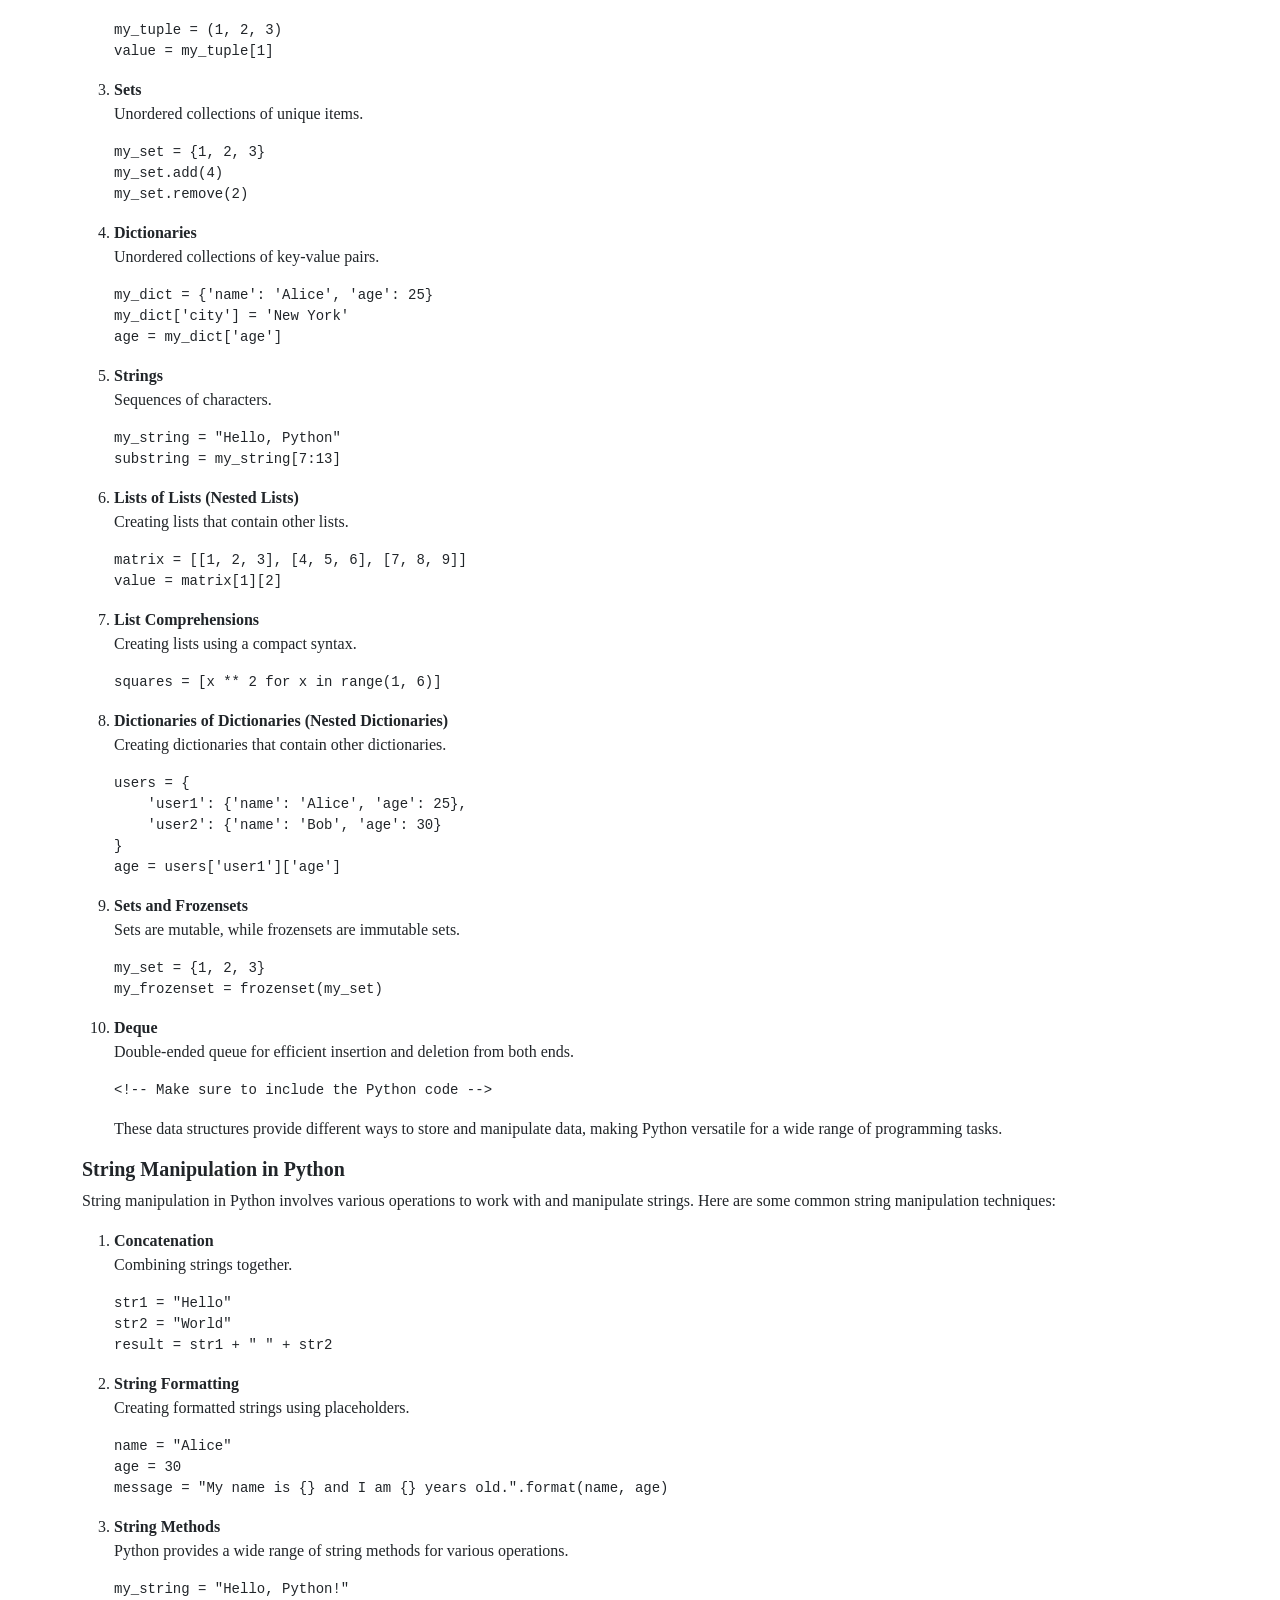
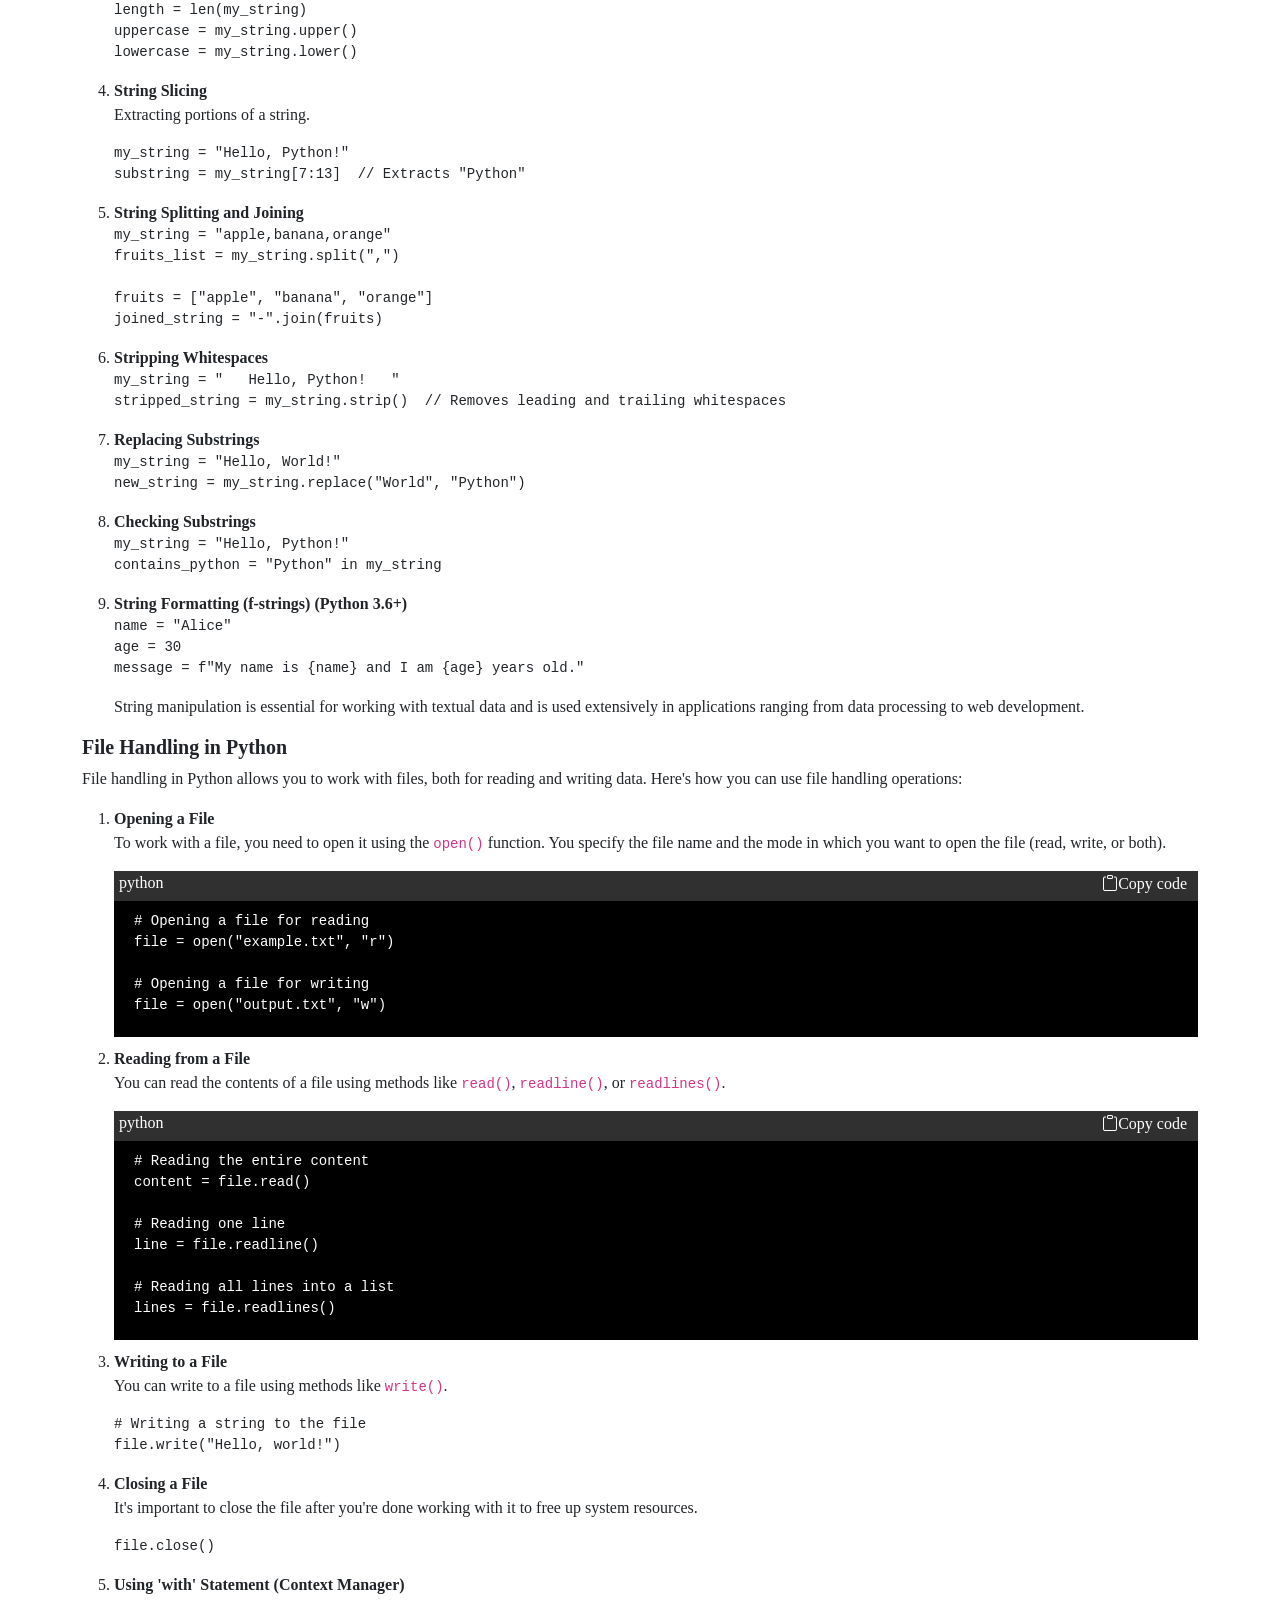
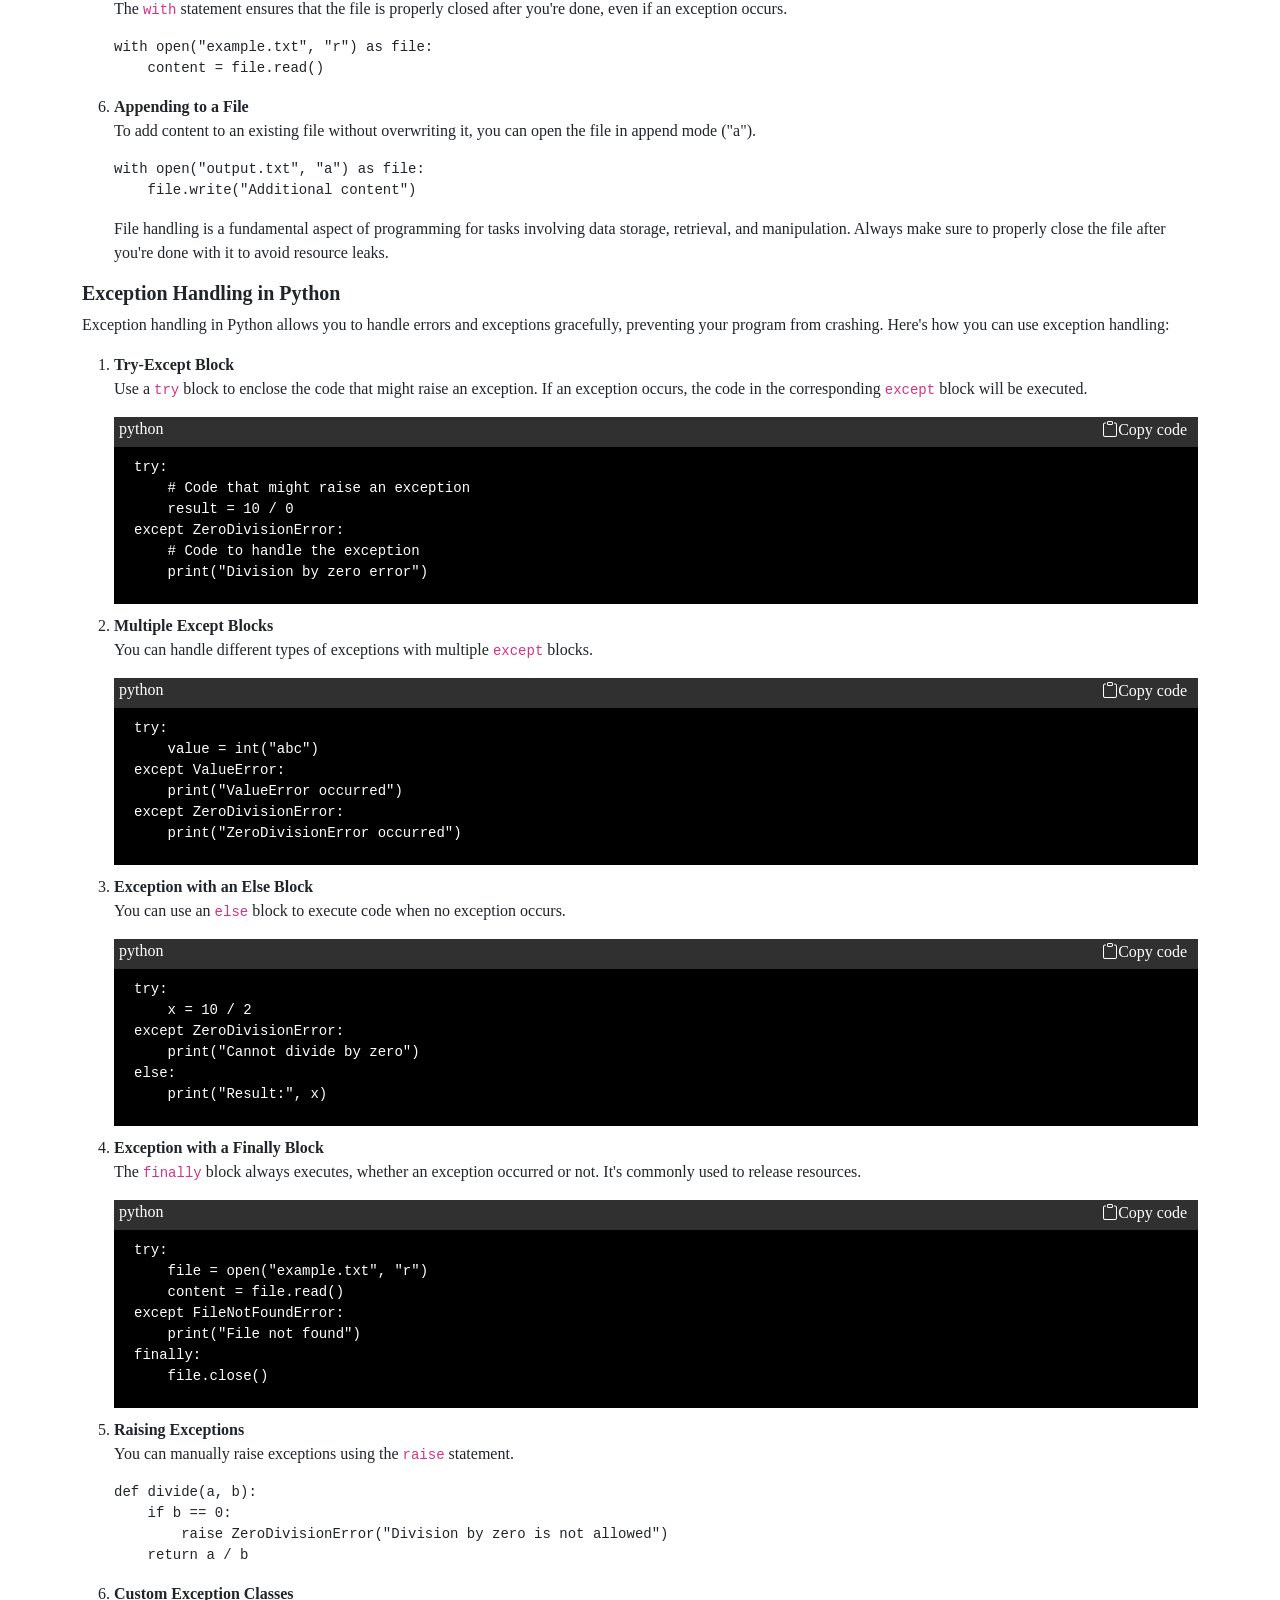
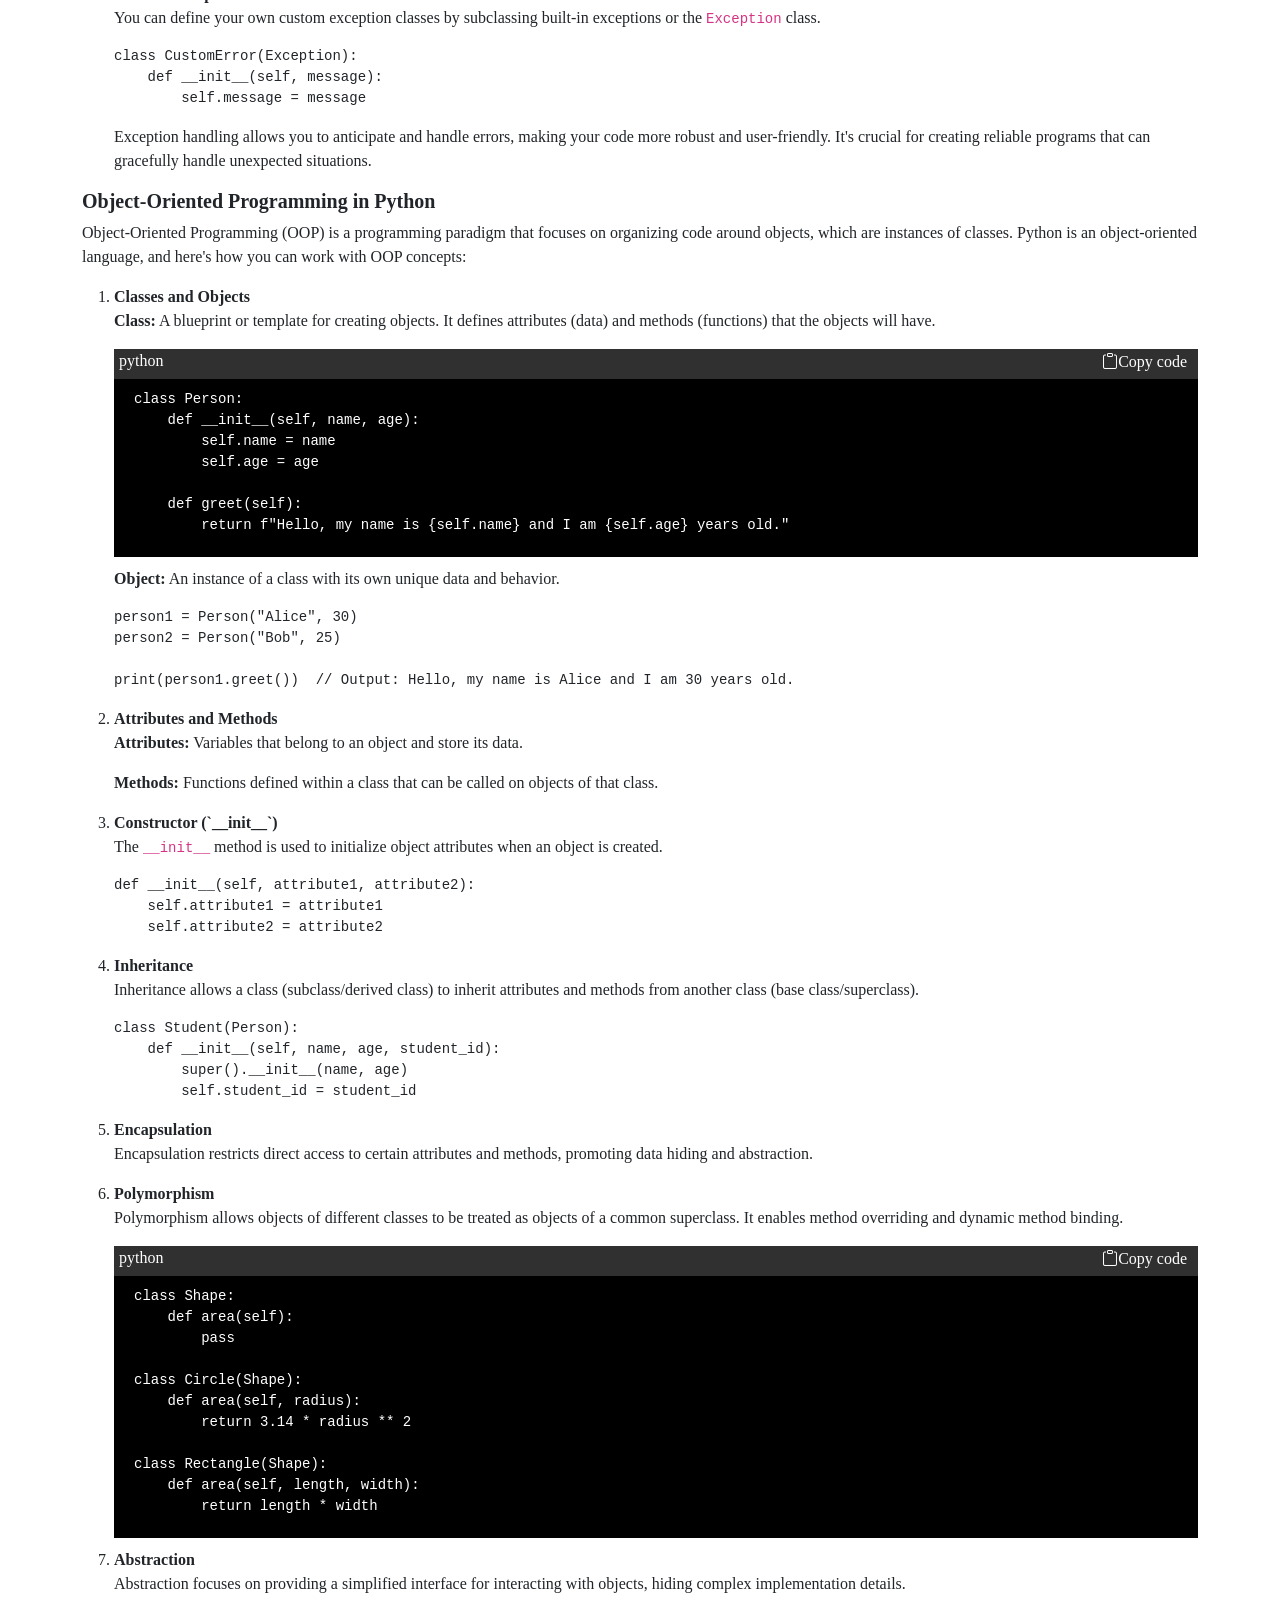
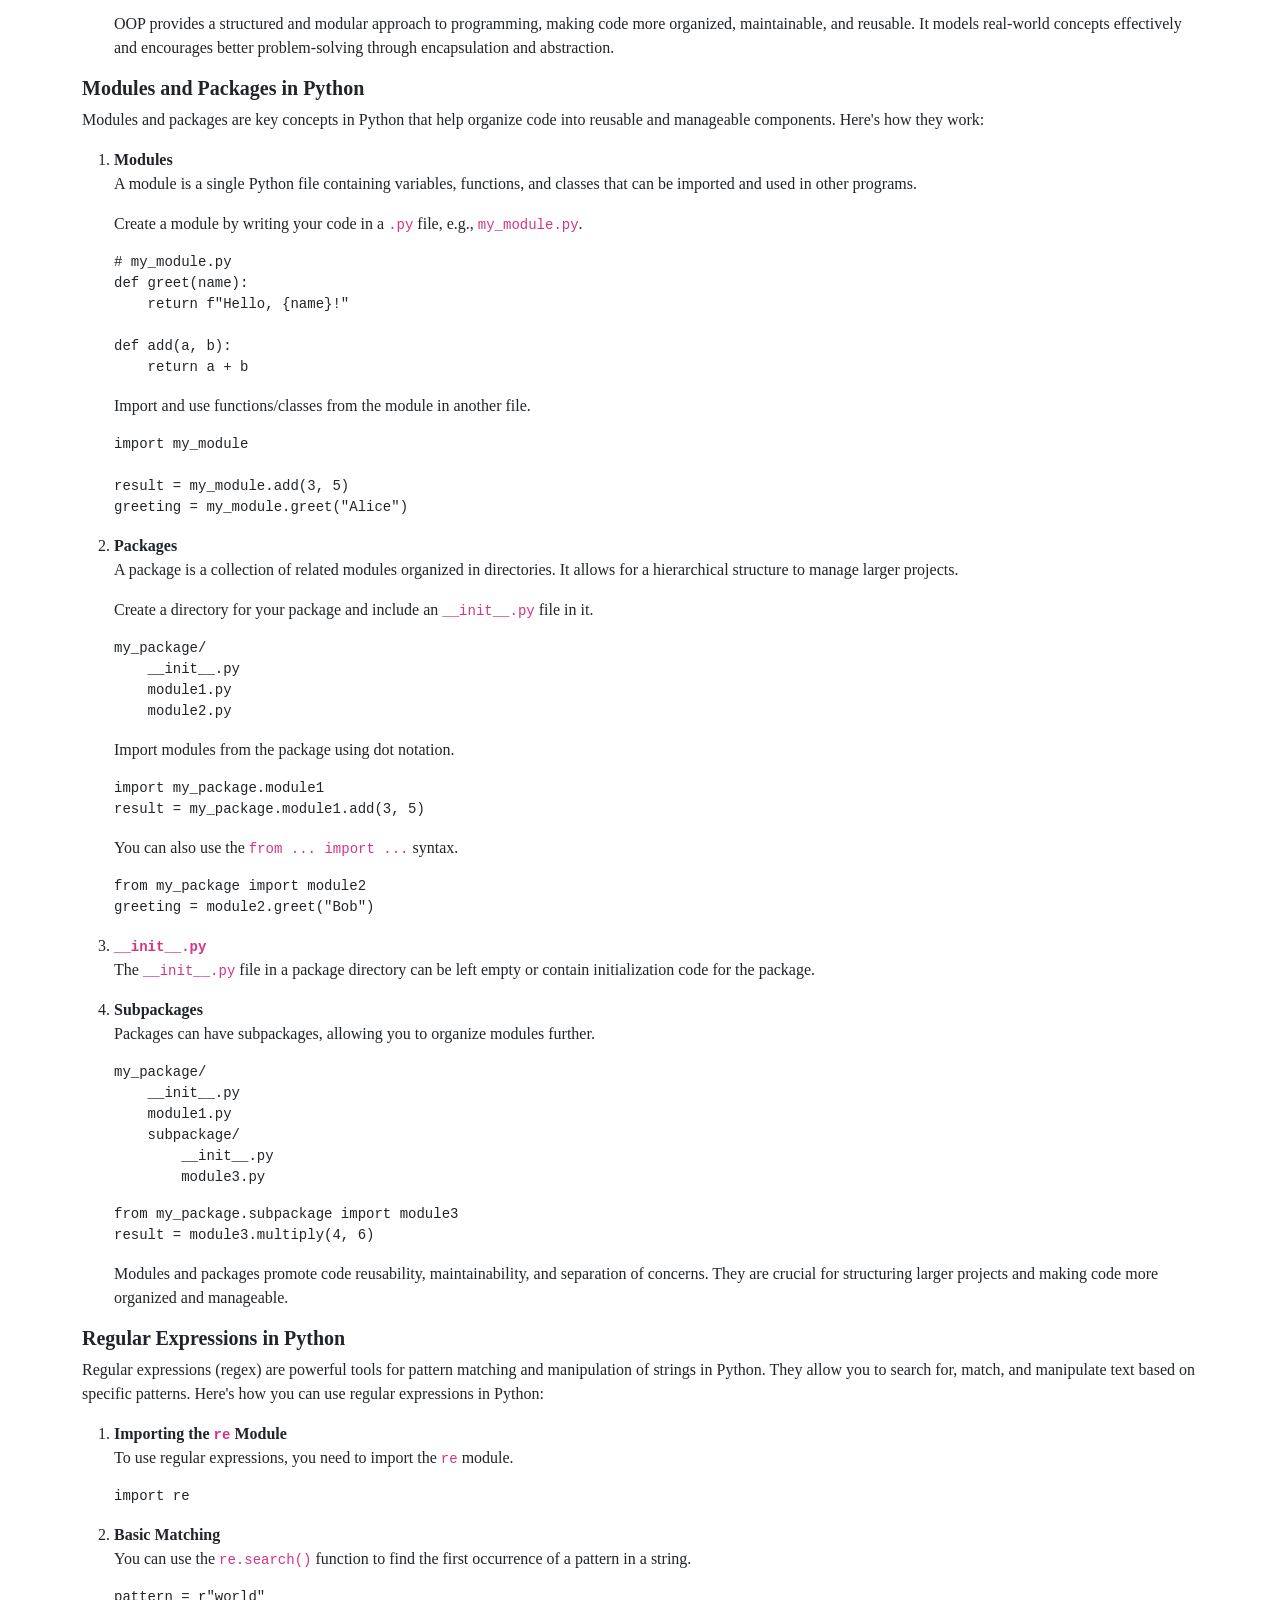
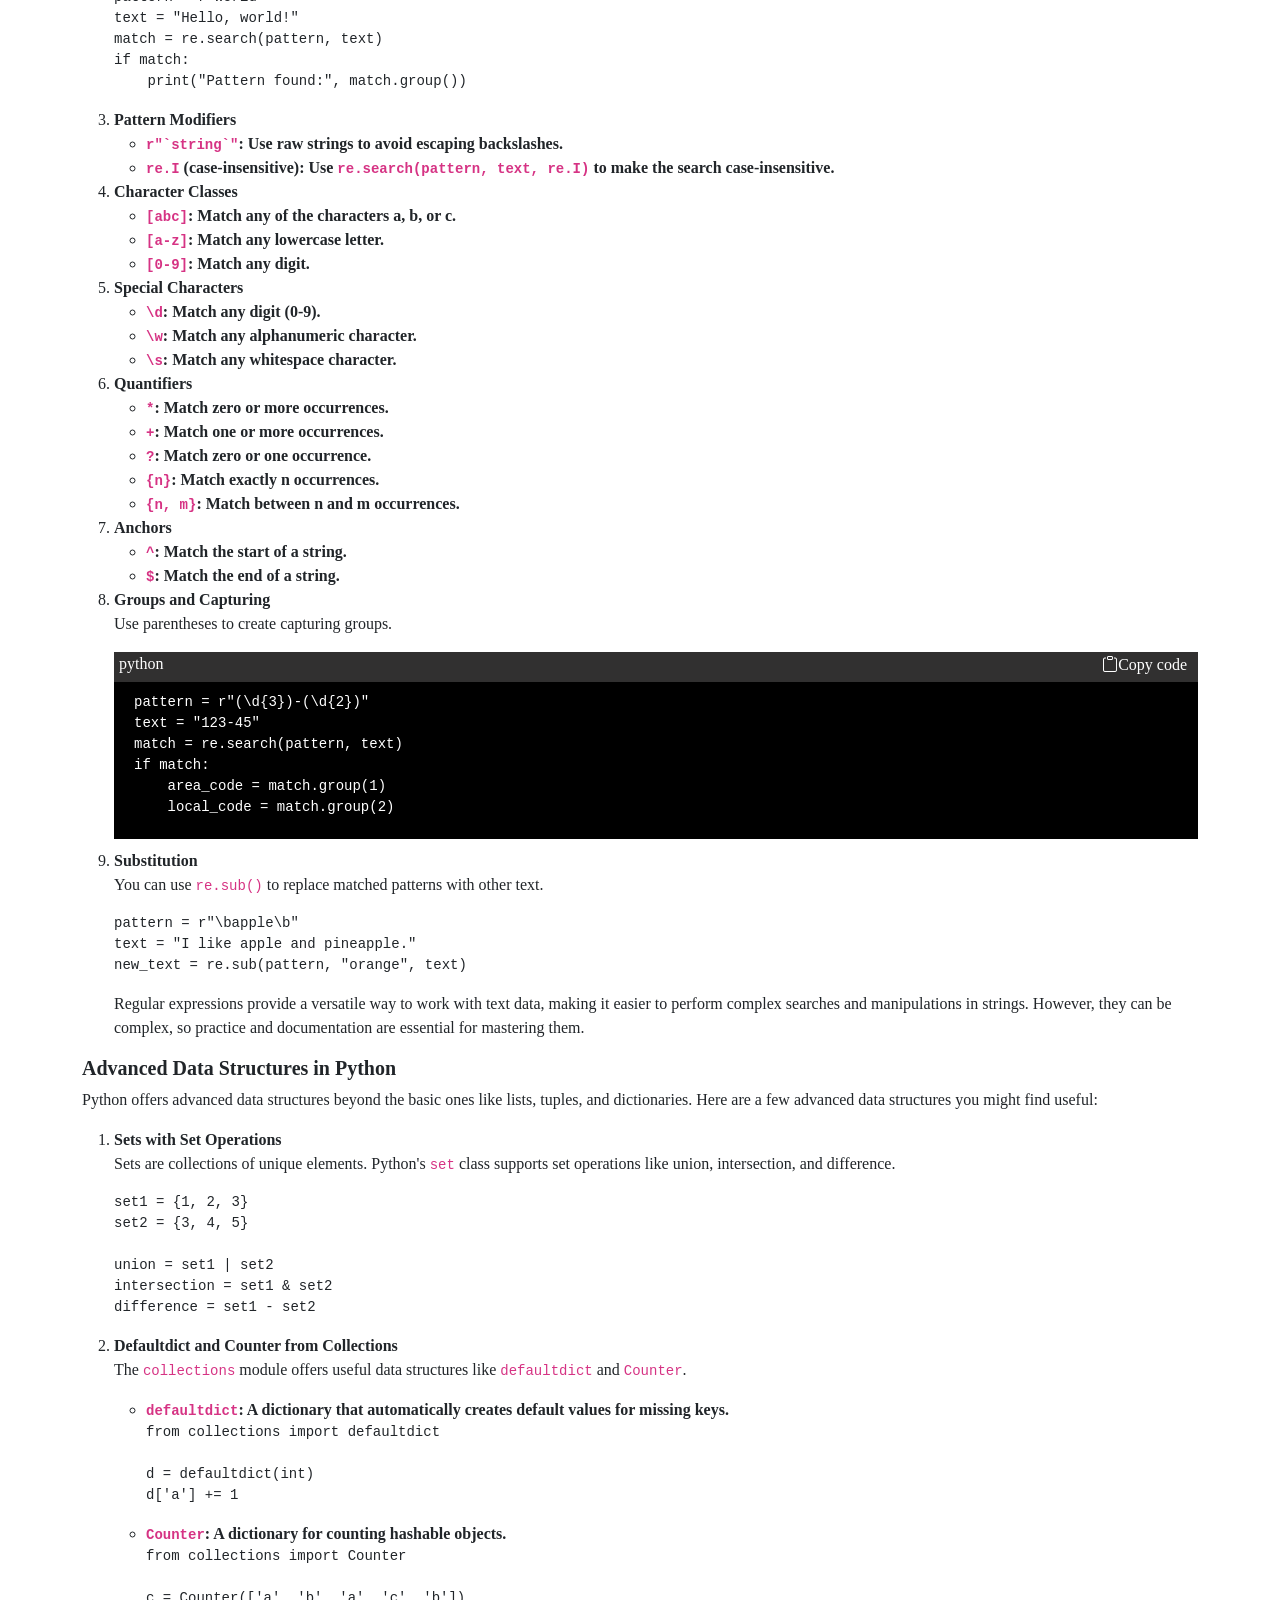
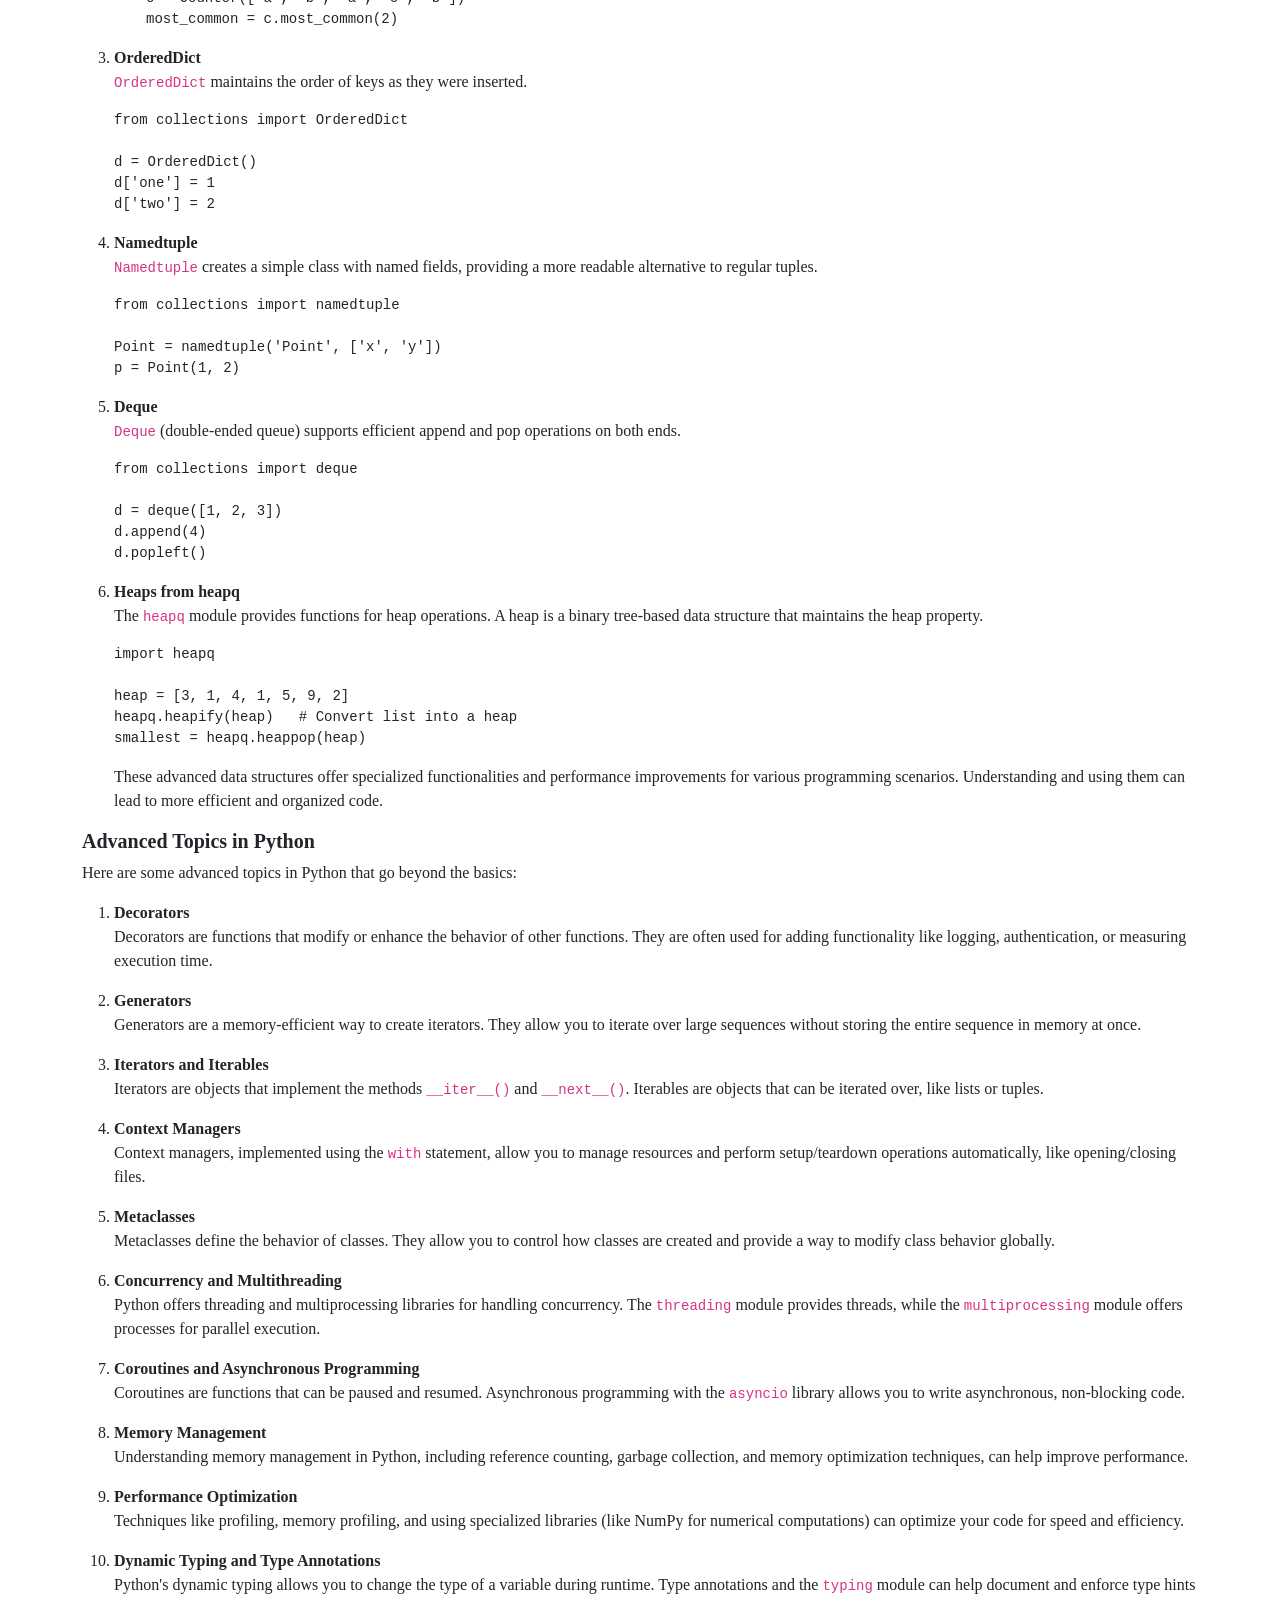
<file: python.html>
<!DOCTYPE html>
<html>

<head>
    <title>Python</title>
    <link href="assets/vendor/bootstrap/css/bootstrap.min.css" rel="stylesheet">
    <link href="assets/css/pythonstyle.css" rel="stylesheet">
    <link href="https://cdn.jsdelivr.net/npm/bootstrap-icons@1.10.5/font/bootstrap-icons.min.css" rel="stylesheet">
</head>

<body>
    <h2>Python Topics and Concepts!!!</h2><br />
    <div class="container">
        <section>
            <h5>Here are some of the main topics in Python programming: </h5>
            <ol>
                <li>
                    <strong>Basic Syntax and Data Types:</strong> Variables, data types (integers, floats, strings),
                    operators, basic input/output.
                </li>
                <li>
                    <strong>Control Structures:</strong> Conditional statements (if, elif, else), loops (for, while),
                    break and continue statements.
                </li>
                <li>
                    <strong>Functions:</strong> Defining and using functions, parameters, return values, scope.
                </li>
                <li>
                    <strong>Data Structures:</strong> Lists, tuples, sets, dictionaries, manipulating and accessing
                    elements.
                </li>
                <li>
                    <strong>String Manipulation:</strong> String methods, formatting, slicing.
                </li>
                <li>
                    <strong>File Handling:</strong> Reading and writing files, file modes, working with CSV and JSON
                    files.
                </li>
                <li>
                    <strong>Exception Handling:</strong> Try, except, finally blocks for handling errors and exceptions.

                </li>
                <li>
                    <strong>Object-Oriented Programming (OOP):</strong> Classes, objects, constructors, inheritance,
                    encapsulation, polymorphism.
                </li>
                <li>
                    <strong>Modules and Packages:</strong> Importing modules, creating and using packages, namespaces.

                </li>
                <li>
                    <strong>Regular Expressions:</strong> Pattern matching using regular expressions.
                </li>
                <li>
                    <strong>Advanced Data Structures:</strong> Stacks, queues, linked lists, trees, graphs.
                </li>
                <li>
                    <strong>Advanced Topics:</strong> Decorators, generators, iterators, context managers.
                </li>
                <li>
                    <strong>Built-in Functions and Libraries:</strong> Commonly used functions (len, range, map, etc.),
                    standard libraries (math, datetime, os, etc.).
                </li>
                <li>
                    <strong>Working with APIs:</strong> Making HTTP requests, handling JSON responses.
                </li>
                <li>
                    <strong>Database Interaction:</strong> Basics of connecting to and interacting with databases.
                </li>
                <li>
                    <strong>Unit Testing:</strong> Writing and running test cases using the `unittest` framework.
                </li>
                <li>
                    <strong>Virtual Environments:</strong> Managing dependencies and isolated environments using
                    `virtualenv` or `venv`.
                </li>
                <li>
                    <strong>Debugging and Profiling:</strong> Techniques for finding and fixing code issues, optimizing
                    performance.
                </li>
                <li>
                    <strong>Web Development:</strong> Basics of web frameworks like Flask or Django.
                </li>
                <li>
                    <strong>GUI Programming:</strong> Creating graphical user interfaces using libraries like Tkinter or
                    PyQt.
                </li>
                <li>
                    <strong>Concurrency and Threading:</strong> Multithreading and multiprocessing for concurrent
                    execution.
                </li>
                <li>
                    <strong>Networking:</strong> Sockets, sending and receiving data over networks.
                </li>
                <li>
                    <strong>Data Science and Analysis:</strong> Libraries like NumPy, Pandas, and Matplotlib for data
                    manipulation and visualization.
                </li>
                <li>
                    <strong>Machine Learning and AI:</strong> Libraries like Scikit-Learn, TensorFlow, and PyTorch for
                    machine learning and artificial intelligence.
                </li>
                <li>
                    <strong>Web Scraping:</strong> Extracting data from websites using libraries like Beautiful Soup and
                    Requests.
                </li>
            </ol>
        </section>
        <section>
            <h5><strong>Basic Syntax and Data Types in Python</strong></h5>
            <ol>
                <li>
                    <strong>Variables</strong>: Used to store data. No need to declare a
                    variable's type explicitly.
                </li>
                <li>
                    <strong>Data Types</strong>: Python has various built-in data types:
                    <ul>
                        <li><strong>Integers</strong>: Whole numbers.</li>
                        <li><strong>Floats</strong>: Numbers with decimal points.</li>
                        <li><strong>Strings</strong>: Sequences of characters.</li>
                        <li><strong>Boolean</strong>: Represents True or False.</li>
                    </ul>
                </li>
                <li>
                    <strong>Operators</strong>: Used to perform operations on variables and
                    values.
                    <ul>
                        <li><strong>Arithmetic Operators</strong>: +, -, *, /, %, // (floor
                            division), ** (exponentiation).</li>
                        <li><strong>Comparison Operators</strong>: ==, !=, &lt;, &gt;, &lt;=, &gt;=.
                        </li>
                        <li><strong>Logical Operators</strong>: and, or, not.</li>
                    </ul>
                </li>
                <li>
                    <strong>Basic Input/Output</strong>: Using <code>input()</code> to get user
                    input and <code>print()</code> to display output.
                </li>
                <li>
                    <strong>Comments</strong>: Lines beginning with <code>#</code> are comments
                    and are ignored by the interpreter.
                </li>

                <p>Here's a simple example of Python code that demonstrates these concepts:</p>
                <div class="code-background">
                    <section class="code-header">
                        <div class="code-html">
                            <span>python</span>
                            <span class="copy-code-span"><button class="bi bi-clipboard button-copy">Copy
                                    code</button></span>
                        </div>
                    </section>
                    <div class="code">
                        <pre><code class="!whitespace-pre hljs language-python">
        <span class="hljs-comment"># This is a comment</span>
        num1 = <span class="hljs-number">10</span>           <span class="hljs-comment"># An integer variable</span>
        num2 = <span class="hljs-number">3.14</span>         <span class="hljs-comment"># A float variable</span>
        name = <span class="hljs-string">"John"</span>       <span class="hljs-comment"># A string variable</span>
        is_student = <span class="hljs-literal">True</span>   <span class="hljs-comment"># A boolean variable</span>
        <span class="hljs-comment"># Arithmetic operations</span>
        sum_result = num1 + num2
        product_result = num1 * num2
        <span class="hljs-comment"># Displaying output</span>
        <span class="hljs-built_in">print</span>(<span class="hljs-string">"Hello,"</span>, name)
        <span class="hljs-built_in">print</span>(<span class="hljs-string">"Sum:"</span>, sum_result)
        <span class="hljs-built_in">print</span>(<span class="hljs-string">"Product:"</span>, product_result)
        <span class="hljs-comment"># Getting user input</span>
        age = <span class="hljs-built_in">input</span>(<span class="hljs-string">"Enter your age: "</span>)
        <span class="hljs-built_in">print</span>(<span class="hljs-string">"You are"</span>, age, <span class="hljs-string">"years old."</span>)
        </code> </pre>
                    </div>
                </div>
            </ol>
        </section>
        <section>
            <h5><strong>Control Structures in Python</strong></h5>
            <p>Control structures in Python allow you to control the flow of your program. Here are the main control
                structures:</p>
            <ol>
                <li><strong>Conditional Statements (if, elif, else)</strong></li>
                Used to execute different code blocks based on conditions.
                <div class="code-background">
                    <section class="code-header">
                        <div class="code-html">
                            <span>python</span>
                            <span class="copy-code-span"><button class="bi bi-clipboard button-copy">Copy
                                    code</button></span>
                        </div>
                    </section>
                    <div class="code">
                        <pre><code>if condition1:
            # Code to execute if condition1 is True
            elif condition2:
            # Code to execute if condition2 is True
            else:
            # Code to execute if none of the conditions are True</code></pre>
                    </div>
                </div>
                <li><strong>Loops (for, while)</strong></li>
                Used to execute a block of code repeatedly.
                <ul>
                    <li><strong>For Loop</strong></li>
                    <p>Iterates over a sequence (list, tuple, string, etc.).</p>
                    <pre><code>for item in sequence:
    # Code to execute for each item in the sequence</code></pre>

                    <li><strong>While Loop</strong></li>
                </ul>
                <p>Executes a block of code as long as a condition is True.</p>
                <pre><code>while condition:
    # Code to execute while the condition is True</code></pre>

                <li><strong>Break and Continue Statements</strong></li>
                <p>Used to modify the flow of loops.</p>
                <ul>
                    <li><strong>Break</strong></li>
                    <p>Exits the loop prematurely.</p>
                    <pre><code>for item in sequence:
    if condition:
        break</code></pre>

                    <li><strong>Continue</strong></li>

                    <p>Skips the current iteration and moves to the next.</p>
                    <pre><code>for item in sequence:
    if condition:
        continue</code></pre>

                    <p>Here's an example demonstrating these control structures:</p>
                    <div class="code-background">
                        <section class="code-header">
                            <div class="code-html">
                                <span>python</span>
                                <span class="copy-code-span"><button class="bi bi-clipboard button-copy">Copy
                                        code</button></span>
                            </div>
                        </section>
                        <div class="code">
                            <pre><code>   # Conditional Statements
            x = 10
            if x > 0:
                print("x is positive")
            elif x == 0:
                print("x is zero")
            else:
                print("x is negative")

    # For Loop
            numbers = [1, 2, 3, 4, 5]
            sum = 0
            for num in numbers:
                sum += num
            print("Sum:", sum)

            # While Loop
            count = 0
            while count < 5:
                print("Count:", count)
                count += 1

            # Break and Continue
            for i in range(10):
                if i == 3:
                    break
                if i % 2 == 0:
                    continue
                print(i)</code></pre>
                        </div>
                    </div>
                </ul>
                <p>Control structures help you create more dynamic and responsive programs by allowing you to make
                    decisions
                    and
                    repeat actions as needed.</p>

            </ol>
        </section>

        <section>
            <h5><strong>Functions in Python</strong></h5>
            <p>Functions in Python are reusable blocks of code that perform specific tasks. They help organize code,
                make it
                more modular, and reduce redundancy. Here's how to work with functions:</p>
            <ol>
                <li><strong>Defining a Function</strong></li>
                <p>To define a function, use the <code>def</code> keyword followed by the function name and parameters
                    within
                    parentheses. The function body is indented below.</p>

                <pre><code>def greet(name):
            print("Hello, " + name)</code></pre>

                <li><strong>Calling a Function</strong></li>
                <p>To use a function, call it by its name and provide arguments if needed.</p>
                <pre><code>greet("Alice")</code></pre>

                <li><strong>Parameters and Arguments</strong></li>
                <p>Parameters are variables in a function's definition. Arguments are values passed to a function when
                    it's
                    called.</p>
                <pre><code>def add(a, b):
             return a + b
    
            result = add(3, 5)  # Here, 3 and 5 are arguments</code></pre>

                <li><strong>Return Statement</strong></li>
                <p>Functions can return values using the <code>return</code> statement. If no return value is specified,
                    the
                    function returns <code>None</code>.</p>
                <pre><code>def square(x):
            return x * x
    
            squared_value = square(4)</code></pre>

                <li><strong>Default Arguments</strong></li>
                <p>You can provide default values for function parameters, which are used when the caller doesn't
                    provide a
                    value for that parameter.</p>
                <pre><code>def power(base, exponent=2):
            return base ** exponent
            
            result1 = power(3)      # Uses default exponent of 2
            result2 = power(2, 3)   # Uses provided exponent of 3</code></pre>

                <li><strong>Variable Number of Arguments</strong></li>
                <p>Functions can accept a variable number of arguments using <code>*args</code> for positional arguments
                    and
                    <code>**kwargs</code> for keyword arguments.
                </p>
                <pre><code>def print_args(*args):
    for arg in args:
        print(arg)
    
print_args(1, 2, 3)</code></pre>

                <li><strong>Scope</strong></li>
                <p>Variables defined inside a function are in its local scope. Variables defined outside functions are
                    in
                    the
                    global scope.</p>
                <pre><code>global_var = 10  // Global variable
    
def demo_scope():
    local_var = 5  // Local variable
    print(global_var)
    print(local_var)
    
demo_scope()</code></pre>

                <p>Functions are a fundamental building block of Python programming, allowing you to create more
                    organized,
                    reusable, and maintainable code.</p>
            </ol>
        </section>
        <section>
            <h5><strong>Built-In Data Structures in Python</strong></h5>
            <p>Python offers several built-in data structures that help you organize and manipulate data efficiently.
                Here
                are some of the main data structures:</p>
            <ol>
                <li><strong>Lists</strong></li>
                <p>Ordered, mutable collections of items.</p>
                <pre><code>my_list = [1, 2, 3, 4]
my_list.append(5)
my_list.pop(2)</code></pre>

                <li><strong>Tuples</strong></li>
                <p>Ordered, immutable collections of items.</p>
                <pre><code>my_tuple = (1, 2, 3)
value = my_tuple[1]</code></pre>

                <li><strong>Sets</strong></li>
                <p>Unordered collections of unique items.</p>
                <pre><code>my_set = {1, 2, 3}
my_set.add(4)
my_set.remove(2)</code></pre>

                <li><strong>Dictionaries</strong></li>
                <p>Unordered collections of key-value pairs.</p>
                <pre><code>my_dict = {'name': 'Alice', 'age': 25}
my_dict['city'] = 'New York'
age = my_dict['age']</code></pre>

                <li><strong>Strings</strong></li>
                <p>Sequences of characters.</p>
                <pre><code>my_string = "Hello, Python"
substring = my_string[7:13]</code></pre>

                <li><strong>Lists of Lists (Nested Lists)</strong></li>
                <p>Creating lists that contain other lists.</p>
                <pre><code>matrix = [[1, 2, 3], [4, 5, 6], [7, 8, 9]]
value = matrix[1][2]</code></pre>

                <li><strong>List Comprehensions</strong></li>
                <p>Creating lists using a compact syntax.</p>
                <pre><code>squares = [x ** 2 for x in range(1, 6)]</code></pre>

                <li><strong>Dictionaries of Dictionaries (Nested Dictionaries)</strong></li>
                <p>Creating dictionaries that contain other dictionaries.</p>
                <pre><code>users = {
    'user1': {'name': 'Alice', 'age': 25},
    'user2': {'name': 'Bob', 'age': 30}
}
age = users['user1']['age']</code></pre>

                <li><strong>Sets and Frozensets</strong></li>
                <p>Sets are mutable, while frozensets are immutable sets.</p>
                <pre><code>my_set = {1, 2, 3}
my_frozenset = frozenset(my_set)</code></pre>

                <li><strong>Deque</strong></li>
                <p>Double-ended queue for efficient insertion and deletion from both ends.</p>
                <pre><code>&lt;!-- Make sure to include the Python code --&gt;</code></pre>

                <p>These data structures provide different ways to store and manipulate data, making Python versatile
                    for a
                    wide
                    range of programming tasks.</p>
            </ol>
        </section>
        <section>
            <h5><strong>String Manipulation in Python</strong></h5>
            <p>String manipulation in Python involves various operations to work with and manipulate strings. Here are
                some
                common string manipulation techniques:</p>
            <ol>
                <li><strong>Concatenation</strong></li>
                <p>Combining strings together.</p>
                <pre><code>str1 = "Hello"
str2 = "World"
result = str1 + " " + str2</code></pre>

                <li><strong>String Formatting</strong></li>
                <p>Creating formatted strings using placeholders.</p>
                <pre><code>name = "Alice"
age = 30
message = "My name is {} and I am {} years old.".format(name, age)</code></pre>

                <li><strong>String Methods</strong></li>
                <p>Python provides a wide range of string methods for various operations.</p>
                <pre><code>my_string = "Hello, Python!"
length = len(my_string)
uppercase = my_string.upper()
lowercase = my_string.lower()</code></pre>

                <li><strong>String Slicing</strong></li>
                <p>Extracting portions of a string.</p>
                <pre><code>my_string = "Hello, Python!"
substring = my_string[7:13]  // Extracts "Python"</code></pre>

                <li><strong>String Splitting and Joining</strong></li>
                <pre><code>my_string = "apple,banana,orange"
fruits_list = my_string.split(",")

fruits = ["apple", "banana", "orange"]
joined_string = "-".join(fruits)</code></pre>

                <li><strong>Stripping Whitespaces</strong></li>
                <pre><code>my_string = "   Hello, Python!   "
stripped_string = my_string.strip()  // Removes leading and trailing whitespaces</code></pre>

                <li><strong>Replacing Substrings</strong></li>
                <pre><code>my_string = "Hello, World!"
new_string = my_string.replace("World", "Python")</code></pre>

                <li><strong>Checking Substrings</strong></li>
                <pre><code>my_string = "Hello, Python!"
contains_python = "Python" in my_string</code></pre>

                <li><strong>String Formatting (f-strings) (Python 3.6+)</strong></li>
                <pre><code>name = "Alice"
age = 30
message = f"My name is {name} and I am {age} years old."</code></pre>

                <p>String manipulation is essential for working with textual data and is used extensively in
                    applications
                    ranging from data processing to web development.</p>
            </ol>
        </section>
        <section>
            <h5><strong>File Handling in Python</strong></h5>
            <p>File handling in Python allows you to work with files, both for reading and writing data. Here's how you
                can
                use file handling operations:</p>

            <ol>
                <li><strong>Opening a File</strong></li>
                <p>To work with a file, you need to open it using the <code>open()</code> function. You specify the file
                    name
                    and the mode in which you want to open the file (read, write, or both).</p>
                <div class="code-background">
                    <section class="code-header">
                        <div class="code-html">
                            <span>python</span>
                            <span class="copy-code-span"><button class="bi bi-clipboard button-copy">Copy
                                    code</button></span>
                        </div>
                    </section>
                    <div class="code">
                        <pre><code># Opening a file for reading
file = open("example.txt", "r")

# Opening a file for writing
file = open("output.txt", "w")</code></pre>
                    </div>
                </div>

                <li><strong>Reading from a File</strong></li>
                <p>You can read the contents of a file using methods like <code>read()</code>, <code>readline()</code>,
                    or
                    <code>readlines()</code>.
                </p>
                <div class="code-background">
                    <section class="code-header">
                        <div class="code-html">
                            <span>python</span>
                            <span class="copy-code-span"><button class="bi bi-clipboard button-copy">Copy
                                    code</button></span>
                        </div>
                    </section>
                    <div class="code">
                        <pre><code># Reading the entire content
content = file.read()

# Reading one line
line = file.readline()

# Reading all lines into a list
lines = file.readlines()</code></pre>
                    </div>
                </div>

                <li><strong>Writing to a File</strong></li>
                <p>You can write to a file using methods like <code>write()</code>.</p>
                <pre><code># Writing a string to the file
file.write("Hello, world!")</code></pre>

                <li><strong>Closing a File</strong></li>
                <p>It's important to close the file after you're done working with it to free up system resources.</p>
                <pre><code>file.close()</code></pre>

                <li><strong>Using 'with' Statement (Context Manager)</strong></li>
                <p>The <code>with</code> statement ensures that the file is properly closed after you're done, even if
                    an
                    exception occurs.</p>
                <pre><code>with open("example.txt", "r") as file:
    content = file.read()</code></pre>

                <li><strong>Appending to a File</strong></li>
                <p>To add content to an existing file without overwriting it, you can open the file in append mode
                    ("a").
                </p>
                <pre><code>with open("output.txt", "a") as file:
    file.write("Additional content")</code></pre>

                <p>File handling is a fundamental aspect of programming for tasks involving data storage, retrieval, and
                    manipulation. Always make sure to properly close the file after you're done with it to avoid
                    resource
                    leaks.
                </p>
            </ol>
        </section>
        <section>
            <h5><strong>Exception Handling in Python</strong></h5>
            <p>Exception handling in Python allows you to handle errors and exceptions gracefully, preventing your
                program
                from crashing. Here's how you can use exception handling:</p>

            <ol>
                <li><strong>Try-Except Block</strong></li>
                <p>Use a <code>try</code> block to enclose the code that might raise an exception. If an exception
                    occurs,
                    the
                    code in the corresponding <code>except</code> block will be executed.</p>
                <div class="code-background">
                    <section class="code-header">
                        <div class="code-html">
                            <span>python</span>
                            <span class="copy-code-span"><button class="bi bi-clipboard button-copy">Copy
                                    code</button></span>
                        </div>
                    </section>
                    <div class="code">
                        <pre><code>try:
    # Code that might raise an exception
    result = 10 / 0
except ZeroDivisionError:
    # Code to handle the exception
    print("Division by zero error")</code></pre>
                    </div>
                </div>

                <li><strong>Multiple Except Blocks</strong></li>
                <p>You can handle different types of exceptions with multiple <code>except</code> blocks.</p>
                <div class="code-background">
                    <section class="code-header">
                        <div class="code-html">
                            <span>python</span>
                            <span class="copy-code-span"><button class="bi bi-clipboard button-copy">Copy
                                    code</button></span>
                        </div>
                    </section>
                    <div class="code">
                        <pre><code>try:
    value = int("abc")
except ValueError:
    print("ValueError occurred")
except ZeroDivisionError:
    print("ZeroDivisionError occurred")</code></pre>
                    </div>
                </div>

                <li><strong>Exception with an Else Block</strong></li>
                <p>You can use an <code>else</code> block to execute code when no exception occurs.</p>
                <div class="code-background">
                    <section class="code-header">
                        <div class="code-html">
                            <span>python</span>
                            <span class="copy-code-span"><button class="bi bi-clipboard button-copy">Copy
                                    code</button></span>
                        </div>
                    </section>
                    <div class="code">
                        <pre><code>try:
    x = 10 / 2
except ZeroDivisionError:
    print("Cannot divide by zero")
else:
    print("Result:", x)</code></pre>
                    </div>
                </div>

                <li><strong>Exception with a Finally Block</strong></li>
                <p>The <code>finally</code> block always executes, whether an exception occurred or not. It's commonly
                    used
                    to
                    release resources.</p>
                <div class="code-background">
                    <section class="code-header">
                        <div class="code-html">
                            <span>python</span>
                            <span class="copy-code-span"><button class="bi bi-clipboard button-copy">Copy
                                    code</button></span>
                        </div>
                    </section>
                    <div class="code">
                        <pre><code>try:
    file = open("example.txt", "r")
    content = file.read()
except FileNotFoundError:
    print("File not found")
finally:
    file.close()</code></pre>
                    </div>
                </div>

                <li><strong>Raising Exceptions</strong></li>
                <p>You can manually raise exceptions using the <code>raise</code> statement.</p>
                <pre><code>def divide(a, b):
    if b == 0:
        raise ZeroDivisionError("Division by zero is not allowed")
    return a / b</code></pre>

                <li><strong>Custom Exception Classes</strong></li>
                <p>You can define your own custom exception classes by subclassing built-in exceptions or the
                    <code>Exception</code> class.
                </p>
                <pre><code>class CustomError(Exception):
    def __init__(self, message):
        self.message = message</code></pre>

                <p>Exception handling allows you to anticipate and handle errors, making your code more robust and
                    user-friendly. It's crucial for creating reliable programs that can gracefully handle unexpected
                    situations.
                </p>
            </ol>
        </section>
        <section>
            <h5><strong>Object-Oriented Programming in Python</strong></h5>
            <p>Object-Oriented Programming (OOP) is a programming paradigm that focuses on organizing code around
                objects,
                which are instances of classes. Python is an object-oriented language, and here's how you can work with
                OOP
                concepts:</p>

            <ol>
                <li><strong>Classes and Objects</strong></li>
                <p><strong>Class:</strong> A blueprint or template for creating objects. It defines attributes (data)
                    and
                    methods (functions) that the objects will have.</p>
                <div class="code-background">
                    <section class="code-header">
                        <div class="code-html">
                            <span>python</span>
                            <span class="copy-code-span"><button class="bi bi-clipboard button-copy">Copy
                                    code</button></span>
                        </div>
                    </section>
                    <div class="code">
                        <pre><code>class Person:
    def __init__(self, name, age):
        self.name = name
        self.age = age
    
    def greet(self):
        return f"Hello, my name is {self.name} and I am {self.age} years old."</code></pre>
                    </div>
                </div>
                <p><strong>Object:</strong> An instance of a class with its own unique data and behavior.</p>
                <pre><code>person1 = Person("Alice", 30)
person2 = Person("Bob", 25)

print(person1.greet())  // Output: Hello, my name is Alice and I am 30 years old.</code></pre>

                <li><strong>Attributes and Methods</strong></li>
                <p><strong>Attributes:</strong> Variables that belong to an object and store its data.</p>
                <p><strong>Methods:</strong> Functions defined within a class that can be called on objects of that
                    class.
                </p>

                <li><strong>Constructor (`__init__`)</strong></li>
                <p>The <code>__init__</code> method is used to initialize object attributes when an object is created.
                </p>
                <pre><code>def __init__(self, attribute1, attribute2):
    self.attribute1 = attribute1
    self.attribute2 = attribute2</code></pre>

                <li><strong>Inheritance</strong></li>
                <p>Inheritance allows a class (subclass/derived class) to inherit attributes and methods from another
                    class
                    (base class/superclass).</p>
                <pre><code>class Student(Person):
    def __init__(self, name, age, student_id):
        super().__init__(name, age)
        self.student_id = student_id</code></pre>

                <li><strong>Encapsulation</strong></li>
                <p>Encapsulation restricts direct access to certain attributes and methods, promoting data hiding and
                    abstraction.</p>

                <li><strong>Polymorphism</strong></li>
                <p>Polymorphism allows objects of different classes to be treated as objects of a common superclass. It
                    enables
                    method overriding and dynamic method binding.</p>
                <div class="code-background">
                    <section class="code-header">
                        <div class="code-html">
                            <span>python</span>
                            <span class="copy-code-span"><button class="bi bi-clipboard button-copy">Copy
                                    code</button></span>
                        </div>
                    </section>
                    <div class="code">
                        <pre><code>class Shape:
    def area(self):
        pass

class Circle(Shape):
    def area(self, radius):
        return 3.14 * radius ** 2

class Rectangle(Shape):
    def area(self, length, width):
        return length * width</code></pre>
                    </div>
                </div>

                <li><strong>Abstraction</strong></li>
                <p>Abstraction focuses on providing a simplified interface for interacting with objects, hiding complex
                    implementation details.</p>

                <p>OOP provides a structured and modular approach to programming, making code more organized,
                    maintainable,
                    and
                    reusable. It models real-world concepts effectively and encourages better problem-solving through
                    encapsulation and abstraction.</p>
            </ol>
        </section>
        <section>
            <h5><strong>Modules and Packages in Python</strong></h5>
            <p>Modules and packages are key concepts in Python that help organize code into reusable and manageable
                components. Here's how they work:</p>

            <ol>
                <li><strong>Modules</strong></li>
                <p>A module is a single Python file containing variables, functions, and classes that can be imported
                    and
                    used
                    in other programs.</p>
                <p>Create a module by writing your code in a <code>.py</code> file, e.g., <code>my_module.py</code>.</p>
                <pre><code># my_module.py
def greet(name):
    return f"Hello, {name}!"

def add(a, b):
    return a + b</code></pre>
                <p>Import and use functions/classes from the module in another file.</p>
                <pre><code>import my_module

result = my_module.add(3, 5)
greeting = my_module.greet("Alice")</code></pre>

                <li><strong>Packages</strong></li>
                <p>A package is a collection of related modules organized in directories. It allows for a hierarchical
                    structure
                    to manage larger projects.</p>
                <p>Create a directory for your package and include an <code>__init__.py</code> file in it.</p>
                <pre><code>my_package/
    __init__.py
    module1.py
    module2.py</code></pre>
                <p>Import modules from the package using dot notation.</p>
                <pre><code>import my_package.module1
result = my_package.module1.add(3, 5)</code></pre>
                <p>You can also use the <code>from ... import ...</code> syntax.</p>
                <pre><code>from my_package import module2
greeting = module2.greet("Bob")</code></pre>

                <li><strong><code>__init__.py</code></strong></li>
                <p>The <code>__init__.py</code> file in a package directory can be left empty or contain initialization
                    code
                    for
                    the package.</p>

                <li><strong>Subpackages</strong></li>
                <p>Packages can have subpackages, allowing you to organize modules further.</p>
                <pre><code>my_package/
    __init__.py
    module1.py
    subpackage/
        __init__.py
        module3.py</code></pre>
                <pre><code>from my_package.subpackage import module3
result = module3.multiply(4, 6)</code></pre>

                <p>Modules and packages promote code reusability, maintainability, and separation of concerns. They are
                    crucial
                    for structuring larger projects and making code more organized and manageable.</p>
            </ol>
        </section>
        <section>
            <h5><strong>Regular Expressions in Python</strong></h5>
            <p>Regular expressions (regex) are powerful tools for pattern matching and manipulation of strings in
                Python.
                They allow you to search for, match, and manipulate text based on specific patterns. Here's how you can
                use
                regular expressions in Python:</p>

            <ol>
                <li><strong>Importing the <code>re</code> Module</strong></li>
                <p>To use regular expressions, you need to import the <code>re</code> module.</p>
                <pre><code>import re</code></pre>

                <li><strong>Basic Matching</strong></li>
                <p>You can use the <code>re.search()</code> function to find the first occurrence of a pattern in a
                    string.
                </p>
                <pre><code>pattern = r"world"
text = "Hello, world!"
match = re.search(pattern, text)
if match:
    print("Pattern found:", match.group())</code></pre>

                <li><strong>Pattern Modifiers</strong></li>
                <ul>
                    <li><strong><code>r"`string`"</code>: Use raw strings to avoid escaping backslashes.</strong></li>
                    <li><strong><code>re.I</code> (case-insensitive): Use <code>re.search(pattern, text, re.I)</code> to
                            make
                            the search
                            case-insensitive.</strong></li>
                </ul>

                <li><strong>Character Classes</strong></li>
                <ul>
                    <li><strong><code>[abc]</code>: Match any of the characters a, b, or c.</strong></li>
                    <li><strong><code>[a-z]</code>: Match any lowercase letter.</strong></li>
                    <li><strong><code>[0-9]</code>: Match any digit.</strong></li>
                </ul>

                <li><strong>Special Characters</strong></li>
                <ul>
                    <li><strong><code>\d</code>: Match any digit (0-9).</strong></li>
                    <li><strong><code>\w</code>: Match any alphanumeric character.</strong></li>
                    <li><strong><code>\s</code>: Match any whitespace character.</strong></li>
                </ul>

                <li><strong>Quantifiers</strong></li>
                <ul>
                    <li><strong><code>*</code>: Match zero or more occurrences.</strong></li>
                    <li><strong><code>+</code>: Match one or more occurrences.</strong></li>
                    <li><strong><code>?</code>: Match zero or one occurrence.</strong></li>
                    <li><strong><code>{n}</code>: Match exactly n occurrences.</strong></li>
                    <li><strong><code>{n, m}</code>: Match between n and m occurrences.</strong></li>
                </ul>

                <li><strong>Anchors</strong></li>
                <ul>
                    <li><strong><code>^</code>: Match the start of a string.</strong></li>
                    <li><strong><code>$</code>: Match the end of a string.</strong></li>
                </ul>

                <li><strong>Groups and Capturing</strong></li>
                <p>Use parentheses to create capturing groups.</p>
                <div class="code-background">
                    <section class="code-header">
                        <div class="code-html">
                            <span>python</span>
                            <span class="copy-code-span"><button class="bi bi-clipboard button-copy">Copy
                                    code</button></span>
                        </div>
                    </section>
                    <div class="code">
                        <pre><code>pattern = r"(\d{3})-(\d{2})"
text = "123-45"
match = re.search(pattern, text)
if match:
    area_code = match.group(1)
    local_code = match.group(2)</code></pre>
                    </div>
                </div>

                <li><strong>Substitution</strong></li>
                <p>You can use <code>re.sub()</code> to replace matched patterns with other text.</p>
                <pre><code>pattern = r"\bapple\b"
text = "I like apple and pineapple."
new_text = re.sub(pattern, "orange", text)</code></pre>

                <p>Regular expressions provide a versatile way to work with text data, making it easier to perform
                    complex
                    searches and manipulations in strings. However, they can be complex, so practice and documentation
                    are
                    essential for mastering them.</p>
            </ol>
        </section>
        <section>
            <h5><strong>Advanced Data Structures in Python</strong></h5>
            <p>Python offers advanced data structures beyond the basic ones like lists, tuples, and dictionaries. Here
                are a
                few advanced data structures you might find useful:</p>

            <ol>
                <li><strong>Sets with Set Operations</strong></li>
                <p>Sets are collections of unique elements. Python's <code>set</code> class supports set operations like
                    union,
                    intersection, and difference.</p>
                <pre><code>set1 = {1, 2, 3}
set2 = {3, 4, 5}

union = set1 | set2
intersection = set1 & set2
difference = set1 - set2</code></pre>

                <li><strong>Defaultdict and Counter from Collections</strong></li>
                <p>The <code>collections</code> module offers useful data structures like <code>defaultdict</code> and
                    <code>Counter</code>.
                </p>
                <ul>
                    <li><strong><code>defaultdict</code>: A dictionary that automatically creates default values for
                            missing
                            keys.</strong></li>
                    <pre><code>from collections import defaultdict

d = defaultdict(int)
d['a'] += 1</code></pre>
                    <li><strong><code>Counter</code>: A dictionary for counting hashable objects.</strong></li>
                    <pre><code>from collections import Counter

c = Counter(['a', 'b', 'a', 'c', 'b'])
most_common = c.most_common(2)</code></pre>
                </ul>

                <li><strong>OrderedDict</strong></li>
                <p><code>OrderedDict</code> maintains the order of keys as they were inserted.</p>
                <pre><code>from collections import OrderedDict

d = OrderedDict()
d['one'] = 1
d['two'] = 2</code></pre>

                <li><strong>Namedtuple</strong></li>
                <p><code>Namedtuple</code> creates a simple class with named fields, providing a more readable
                    alternative
                    to
                    regular tuples.</p>
                <pre><code>from collections import namedtuple

Point = namedtuple('Point', ['x', 'y'])
p = Point(1, 2)</code></pre>

                <li><strong>Deque</strong></li>
                <p><code>Deque</code> (double-ended queue) supports efficient append and pop operations on both ends.
                </p>
                <pre><code>from collections import deque

d = deque([1, 2, 3])
d.append(4)
d.popleft()</code></pre>

                <li><strong>Heaps from heapq</strong></li>
                <p>The <code>heapq</code> module provides functions for heap operations. A heap is a binary tree-based
                    data
                    structure that maintains the heap property.</p>
                <pre><code>import heapq

heap = [3, 1, 4, 1, 5, 9, 2]
heapq.heapify(heap)   # Convert list into a heap
smallest = heapq.heappop(heap)</code></pre>

                <p>These advanced data structures offer specialized functionalities and performance improvements for
                    various
                    programming scenarios. Understanding and using them can lead to more efficient and organized code.
                </p>
            </ol>
        </section>
        <section>
            <h5><strong>Advanced Topics in Python</strong></h5>
            <p>Here are some advanced topics in Python that go beyond the basics:</p>

            <ol>
                <li><strong>Decorators</strong></li>
                <p>Decorators are functions that modify or enhance the behavior of other functions. They are often used
                    for
                    adding functionality like logging, authentication, or measuring execution time.</p>

                <li><strong>Generators</strong></li>
                <p>Generators are a memory-efficient way to create iterators. They allow you to iterate over large
                    sequences
                    without storing the entire sequence in memory at once.</p>

                <li><strong>Iterators and Iterables</strong></li>
                <p>Iterators are objects that implement the methods <code>__iter__()</code> and <code>__next__()</code>.
                    Iterables are objects that can be iterated over, like lists or tuples.</p>

                <li><strong>Context Managers</strong></li>
                <p>Context managers, implemented using the <code>with</code> statement, allow you to manage resources
                    and
                    perform setup/teardown operations automatically, like opening/closing files.</p>

                <li><strong>Metaclasses</strong></li>
                <p>Metaclasses define the behavior of classes. They allow you to control how classes are created and
                    provide
                    a
                    way to modify class behavior globally.</p>

                <li><strong>Concurrency and Multithreading</strong></li>
                <p>Python offers threading and multiprocessing libraries for handling concurrency. The
                    <code>threading</code>
                    module provides threads, while the <code>multiprocessing</code> module offers processes for parallel
                    execution.
                </p>

                <li><strong>Coroutines and Asynchronous Programming</strong></li>
                <p>Coroutines are functions that can be paused and resumed. Asynchronous programming with the
                    <code>asyncio</code> library allows you to write asynchronous, non-blocking code.
                </p>

                <li><strong>Memory Management</strong></li>
                <p>Understanding memory management in Python, including reference counting, garbage collection, and
                    memory
                    optimization techniques, can help improve performance.</p>

                <li><strong>Performance Optimization</strong></li>
                <p>Techniques like profiling, memory profiling, and using specialized libraries (like NumPy for
                    numerical
                    computations) can optimize your code for speed and efficiency.</p>

                <li><strong>Dynamic Typing and Type Annotations</strong></li>
                <p>Python's dynamic typing allows you to change the type of a variable during runtime. Type annotations
                    and
                    the
                    <code>typing</code> module can help document and enforce type hints in your code.
                </p>

                <li><strong>Unicode and Internationalization</strong></li>
                <p>Python supports Unicode natively, making it suitable for working with text in various languages and
                    character
                    encodings.</p>

                <li><strong>C Extensions and Cython</strong></li>
                <p>Python can be extended with C/C++ libraries and modules for performance-critical tasks. Cython is a
                    tool
                    that
                    allows you to write C-like code and compile it to Python extensions.</p>
            </ol>
            <p>These advanced topics provide a deeper understanding of Python's capabilities and allow you to write more
                efficient, robust, and versatile code.</p>


        </section>
        <section>
            <h5><strong>Python Built-in Functions and Libraries</strong></h5>
            <p>Python comes with a rich set of built-in functions and libraries that provide a wide range of
                functionalities. Here are some important built-in functions and commonly used libraries in Python:</p>

            <li><strong>Built-in Functions</strong></li>
            <ol>
                <li><strong><code>print()</code>: Used to display output to the console.</strong></li>
                <li><strong><code>len()</code>: Returns the length of an object (string, list, etc.).</strong></li>
                <li><strong><code>input()</code>: Reads user input from the console.</strong></li>
                <li><strong><code>range()</code>: Generates a sequence of numbers.</strong></li>
                <li><strong><code>type()</code>: Returns the type of an object.</strong></li>
                <li><strong><code>int()</code>, <code>float()</code>, <code>str()</code>: Convert values to specific
                        types.</strong></li>
                <li><strong><code>list()</code>, <code>tuple()</code>, <code>set()</code>, <code>dict()</code>: Create
                        lists,
                        tuples, sets, and dictionaries.</strong></li>
                <li><strong><code>max()</code>, <code>min()</code>: Return the maximum and minimum value in a
                        sequence.</strong></li>
                <li><strong><code>sum()</code>: Returns the sum of a sequence of numbers.</strong></li>
                <li><strong><code>sorted()</code>: Returns a sorted list from an iterable.</strong></li>
            </ol>

            <li><strong>Commonly Used Libraries</strong></li>
            <ol>
                <li><strong><code>math</code>: Provides mathematical functions and constants.</strong></li>
                <li><strong><code>datetime</code>: Deals with dates and times.</strong></li>
                <li><strong><code>os</code>: Interacts with the operating system (e.g., file operations).</strong></li>
                <li><strong><code>json</code>: Allows encoding and decoding JSON data.</strong></li>
                <li><strong><code>random</code>: Generates random numbers and sequences.</strong></li>
                <li><strong><code>re</code>: Supports regular expressions for pattern matching.</strong></li>
                <li><strong><code>csv</code>: Handles CSV (Comma-Separated Values) files.</strong></li>
                <li><strong><code>requests</code>: Simplifies making HTTP requests.</strong></li>
                <li><strong><code>numpy</code>: A powerful library for numerical computations.</strong></li>
                <li><strong><code>pandas</code>: Used for data manipulation and analysis.</strong></li>
                <li><strong><code>matplotlib</code> and <code>seaborn</code>: Libraries for data visualization.</strong>
                </li>
                <li><strong><code>tkinter</code>: Provides tools for creating graphical user interfaces.</strong></li>
                <li><strong><code>sqlite3</code>: Used for SQLite database interaction.</strong></li>
                <li><strong><code>unittest</code>: A framework for writing and running unit tests.</strong></li>
                <li><strong><code>argparse</code>: Helps parse command-line arguments.</strong></li>
            </ol>

            <p>These built-in functions and libraries significantly extend Python's capabilities and allow you to
                perform
                various tasks efficiently without reinventing the wheel.</p>
        </section>
        <section>
            <h5><strong>Working with APIs in Python</strong></h5>
            <p>Working with APIs (Application Programming Interfaces) in Python allows you to interact with external
                services, retrieve data, and perform various tasks. Here's a general process for working with APIs:</p>

            <ol>
                <li><strong>Choose an API</strong>:
                    <p>Select an API that provides the data or functionality you need. Popular APIs include weather
                        services, social media APIs, financial data APIs, and more.</p>
                </li>
                <li><strong>Read API Documentation</strong>:
                    <p>API documentation explains how to make requests, the available endpoints, required parameters,
                        and
                        response formats.</p>
                </li>
                <li><strong>Make API Requests</strong>:
                    <p>To retrieve data from an API, you need to make HTTP requests. You can use the
                        <code>requests</code>
                        library, which simplifies the process.
                    </p>
                    <pre><code>import requests

response = requests.get("https://api.example.com/data")
data = response.json()</code></pre>
                </li>
                <li><strong>Handle Responses</strong>:
                    <p>API responses typically come in JSON format. Parse the JSON data to access the information you
                        need.
                    </p>
                </li>
                <li><strong>Authentication</strong>:
                    <p>Many APIs require authentication, which can be done using API keys, tokens, or other methods.
                        Include
                        authentication information in your requests.</p>
                </li>
                <li><strong>Error Handling</strong>:
                    <p>API calls can fail due to various reasons. Implement error handling to gracefully handle cases
                        where
                        the API response indicates an error.</p>
                </li>
                <li><strong>Rate Limiting</strong>:
                    <p>APIs often have rate limits to prevent abuse. Be mindful of these limits and follow the
                        guidelines
                        provided in the API documentation.</p>
                </li>


                <h6>Here's an example of Working with the <strong>OpenWeatherMap</strong> API to retrieve weather data:
                </h6>
                <div class="code-background">
                    <section class="code-header">
                        <div class="code-html">
                            <span>python</span>
                            <span class="copy-code-span"><button class="bi bi-clipboard button-copy">Copy
                                    code</button></span>
                        </div>
                    </section>
                    <div class="code">
                        <pre><code>import requests

API_KEY = "your_api_key"
city = "New York"
url = f"http://api.openweathermap.org/data/2.5/weather?q={city}&appid={API_KEY}"

response = requests.get(url)
data = response.json()

if response.status_code == 200:
    weather = data['weather'][0]['description']
    temperature = data['main']['temp']
    print(f"Weather in {city}: {weather}")
    print(f"Temperature: {temperature} K")
else:
    print("Error:", data['message'])</code></pre>
                    </div>
                </div>
                <p>Remember to replace <code>"your_api_key"</code> with your actual API key. Working with APIs can be
                    incredibly
                    useful for integrating external data and services into your Python applications.</p>
            </ol>
        </section>
        <section>
            <h5><strong>Working with Databases in Python</strong></h5>
            <p>Python provides several libraries to interact with databases. One of the most commonly used libraries for
                database interaction is <code>sqlite3</code>, which allows you to work with SQLite databases. Here's an
                overview of how to work with databases in Python:</p>

            <ol>
                <li><strong>Connecting to a Database</strong>:
                    <p>You can establish a connection to a database using the <code>sqlite3</code> library.</p>
                    <pre><code>import sqlite3
   
# Connect to a database (or create one if it doesn't exist)
conn = sqlite3.connect("mydatabase.db")</code></pre>
                </li>
                <li><strong>Creating a Table</strong>:
                    <p>Use SQL commands to create tables in the database.</p>
                    <pre><code># Create a table
c = conn.cursor()
c.execute('''CREATE TABLE IF NOT EXISTS users
             (id INTEGER PRIMARY KEY, name TEXT, email TEXT)''')</code></pre>
                </li>
                <li><strong>Inserting Data</strong>:
                    <p>Insert data into the table using the <code>INSERT INTO</code> SQL command.</p>
                    <pre><code># Insert data
c.execute("INSERT INTO users (name, email) VALUES (?, ?)", ("Alice", "alice@example.com"))</code></pre>
                </li>
                <li><strong>Fetching Data</strong>:
                    <p>Retrieve data from the database using the <code>SELECT</code> SQL command.</p>
                    <pre><code># Fetch data
c.execute("SELECT * FROM users")
rows = c.fetchall()
for row in rows:
    print(row)</code></pre>
                </li>
                <li><strong>Updating and Deleting Data</strong>:
                    <p>Modify or delete data using <code>UPDATE</code> and <code>DELETE</code> SQL commands.</p>
                    <pre><code># Update data
c.execute("UPDATE users SET email = ? WHERE id = ?", ("newemail@example.com", 1))

# Delete data
c.execute("DELETE FROM users WHERE id = ?", (1,))</code></pre>
                </li>
                <li><strong>Committing Changes and Closing Connection</strong>:
                    <p>After making changes, you need to commit them and close the connection.</p>
                    <pre><code>conn.commit()  # Commit changes
conn.close()   # Close connection</code></pre>
                </li>
            </ol>

            <p>Remember to handle exceptions and errors while working with databases. If you're working with databases
                other
                than SQLite, there are additional libraries like <code>MySQLdb</code>, <code>psycopg2</code> for
                PostgreSQL,
                and <code>sqlalchemy</code> that provide more advanced features and compatibility with other database
                systems.</p>

        </section>
        <section>
            <h5><strong>Unit Testing in Python</strong></h5>
            <p>Unit testing is a software testing technique where individual units or components of a program are tested
                in
                isolation to ensure they work as expected. In Python, the built-in <code>unittest</code> framework
                provides
                a way to create and run unit tests. Here's a basic overview:</p>

            <ol>
                <li><strong>Import <code>unittest</code></strong>:
                    <p>First, import the <code>unittest</code> module.</p>
                    <pre><code>import unittest</code></pre>
                </li>
                <li><strong>Create Test Cases</strong>:
                    <p>Create a test case class by subclassing <code>unittest.TestCase</code>. Each test case is a
                        method
                        that starts with <code>"test_"</code> and contains assertions to verify expected outcomes.</p>
                    <div class="code-background">
                        <section class="code-header">
                            <div class="code-html">
                                <span>python</span>
                                <span class="copy-code-span"><button class="bi bi-clipboard button-copy">Copy
                                        code</button></span>
                            </div>
                        </section>
                        <div class="code">
                            <pre><code>class MyTestCase(unittest.TestCase):
    def test_addition(self):
        self.assertEqual(2 + 2, 4)
           
    def test_subtraction(self):
        self.assertEqual(5 - 3, 2)</code></pre>
                        </div>
                    </div>
                </li>
                <li><strong>Test Discovery</strong>:
                    <p>To run your tests, use the command-line test runner provided by Python's <code>-m unittest</code>
                        module.</p>
                    <pre><code>python -m unittest test_module.py</code></pre>
                    <p>Replace <code>test_module.py</code> with the name of your test module.</p>
                </li>
                <li><strong>Assertions</strong>:
                    <p>The <code>unittest.TestCase</code> class provides various assertion methods to check conditions.
                        Some
                        common assertions are:</p>
                    <ul>
                        <li><code>assertEqual(a, b)</code>: Check if <code>a</code> is equal to <code>b</code>.</li>
                        <li><code>assertNotEqual(a, b)</code>: Check if <code>a</code> is not equal to <code>b</code>.
                        </li>
                        <li><code>assertTrue(expr)</code>: Check if <code>expr</code> is <code>True</code>.</li>
                        <li><code>assertFalse(expr)</code>: Check if <code>expr</code> is <code>False</code>.</li>
                    </ul>
                </li>
                <li><strong>Setup and Teardown</strong>:
                    <p>You can define <code>setUp()</code> and <code>tearDown()</code> methods in your test class to
                        prepare
                        and clean up resources before and after each test.</p>
                    <div class="code-background">
                        <section class="code-header">
                            <div class="code-html">
                                <span>python</span>
                                <span class="copy-code-span"><button class="bi bi-clipboard button-copy">Copy
                                        code</button></span>
                            </div>
                        </section>
                        <div class="code">
                            <pre><code>class MyTestCase(unittest.TestCase):
    def setUp(self):
        # Set up resources
        pass
       
    def tearDown(self):
        # Clean up resources
        pass</code></pre>
                        </div>
                    </div>
                </li>
            </ol>

            <p>Unit testing helps catch bugs early in the development process and provides a safety net when making
                changes
                to your code. It encourages modular and maintainable code by ensuring that individual components work
                correctly in isolation.</p>

        </section>
        <section>
            <h5><strong>Working with Virtual Environments in Python</strong></h5>
            <p>A virtual environment is a self-contained directory that contains its own Python interpreter and a set of
                libraries, allowing you to manage project-specific dependencies separately from the system-wide Python
                installation. This is extremely useful to avoid conflicts between different projects with different
                dependencies. Here's how you can work with virtual environments in Python:</p>

            <ol>
                <li><strong>Creating a Virtual Environment</strong>:
                    <p>To create a virtual environment, use the <code>venv</code> module (Python 3.3+).</p>
                    <pre><code>python -m venv myenv</code></pre>
                    <p>This creates a new directory called <code>myenv</code> that contains the virtual environment.</p>
                </li>
                <li><strong>Activating the Virtual Environment</strong>:
                    <p>On Windows:</p>
                    <pre><code>myenv\Scripts\activate</code></pre>
                    <p>On macOS and Linux:</p>
                    <pre><code>source myenv/bin/activate</code></pre>
                    <p>After activation, your shell prompt should show the virtual environment's name.</p>
                </li>
                <li><strong>Installing Packages</strong>:
                    <p>When the virtual environment is active, any packages you install using <code>pip</code> will be
                        isolated within the virtual environment.</p>
                    <pre><code>pip install package_name</code></pre>
                </li>
                <li><strong>Deactivating the Virtual Environment</strong>:
                    <p>To deactivate the virtual environment and return to the global Python environment, simply run:
                    </p>
                    <pre><code>deactivate</code></pre>
                </li>
                <li><strong>Using Virtual Environments with IDEs</strong>:
                    <p>Many integrated development environments (IDEs) allow you to create and manage virtual
                        environments
                        directly from the interface. For example, in Visual Studio Code, you can select a Python
                        interpreter
                        associated with a specific virtual environment.</p>
                </li>
                <li><strong>Requirements Files</strong>:
                    <p>You can create a <code>requirements.txt</code> file containing a list of packages and their
                        versions.
                        This file can be used to recreate the environment on another system.</p>
                    <pre><code>pip freeze > requirements.txt</code></pre>
                    <p>To install packages from a requirements file:</p>
                    <pre><code>pip install -r requirements.txt</code></pre>
                </li>
            </ol>

            <p>Virtual environments are a fundamental tool for Python development, especially when working on multiple
                projects with different dependencies. They help maintain a clean and isolated development environment,
                making it easier to manage dependencies and avoid conflicts.</p>

        </section>
        <section>
            <h5><strong>Debugging and Profiling in Python</strong></h5>
            <p>Debugging and profiling are essential techniques for identifying and fixing issues in your Python code,
                as
                well as optimizing its performance. Here's an overview of debugging and profiling techniques in Python:
            </p>

            <strong>Debugging:</strong>
            <ol>
                <li><strong>Print Statements</strong>:
                    <p>The simplest way to debug is by adding print statements to your code to display variable values
                        and
                        control flow.</p>
                </li>
                <li><strong>Using a Debugger</strong>:
                    <p>Python comes with a built-in debugger called <code>pdb</code>. You can insert breakpoints in your
                        code and interactively step through it to inspect variables and identify issues.</p>
                    <div class="code-background">
                        <section class="code-header">
                            <div class="code-html">
                                <span>python</span>
                                <span class="copy-code-span"><button class="bi bi-clipboard button-copy">Copy
                                        code</button></span>
                            </div>
                        </section>
                        <div class="code">
                            <pre><code>import pdb

def my_function():
    x = 10
    y = 5
    pdb.set_trace()  # Breakpoint
    result = x + y
    print(result)
</code></pre>
                        </div>
                    </div>
                </li>
                <li><strong>Visual Debuggers</strong>:
                    <p>Integrated Development Environments (IDEs) like Visual Studio Code, PyCharm, and Eclipse offer
                        visual
                        debuggers with user-friendly interfaces for setting breakpoints, inspecting variables, and more.
                    </p>
                </li>
            </ol>

            <strong>Profiling:</strong>
            <ol>
                <li><strong>Time Profiling</strong>:
                    <p>The <code>cProfile</code> module allows you to profile your code's execution time. It helps
                        identify
                        bottlenecks and areas where optimizations are needed.</p>
                    <pre><code>import cProfile

def my_function():
    # Your code here

cProfile.run('my_function()')
</code></pre>
                </li>
                <li><strong>Memory Profiling</strong>:
                    <p>The <code>memory_profiler</code> module helps you profile memory usage. It identifies
                        memory-intensive parts of your code and helps you optimize memory consumption.</p>
                    <div class="code-background">
                        <section class="code-header">
                            <div class="code-html">
                                <span>python</span>
                                <span class="copy-code-span"><button class="bi bi-clipboard button-copy">Copy
                                        code</button></span>
                            </div>
                        </section>
                        <div class="code">
                            <pre><code>pip install memory-profiler</code></pre>
                            <pre><code>from memory_profiler import profile

@profile
def my_function():
    # Your code here
</code></pre>
                        </div>
                    </div>
                </li>
                <li><strong>Profiling with <code>timeit</code></strong>:
                    <p>The <code>timeit</code> module allows you to measure the execution time of small code snippets.
                    </p>
                    <div class="code-background">
                        <section class="code-header">
                            <div class="code-html">
                                <span>python</span>
                                <span class="copy-code-span"><button class="bi bi-clipboard button-copy">Copy
                                        code</button></span>
                            </div>
                        </section>
                        <div class="code">
                            <pre><code>import timeit

def my_function():
    # Your code here

time_taken = timeit.timeit(my_function, number=1000)
print("Time taken:", time_taken)
</code></pre>
                        </div>
                    </div>
                </li>
                <li><strong>Using Profiling Tools</strong>:
                    <p>Profiling tools like <code>line_profiler</code> and <code>py-spy</code> offer more advanced
                        profiling
                        capabilities, such as line-by-line execution time analysis and real-time visualization.</p>
                    <pre><code>pip install line-profiler</code></pre>
                    <pre><code>pip install py-spy</code></pre>
                </li>
            </ol>

            <p>Both debugging and profiling are crucial for identifying and resolving issues in your code and ensuring
                that
                your applications are performing optimally.</p>

        </section>
        <section>
            <h5><strong>Web Development in Python</strong></h5>
            <p>Web development in Python involves creating web applications, websites, and web services using various
                frameworks, tools, and libraries. Here's an overview of web development aspects in Python:</p>
            <ol>
                <li>Web Frameworks</li>
                <p>Web frameworks provide a structured way to build web applications. Some popular Python web frameworks
                    include:</p>
                <ul>
                    <li><strong>Django</strong>: A full-stack framework that emphasizes rapid development, security, and
                        scalability.</li>
                    <li><strong>Flask</strong>: A lightweight micro-framework that offers flexibility and is suitable
                        for
                        smaller projects.</li>
                    <li><strong>FastAPI</strong>: A modern, high-performance framework for building APIs with automatic
                        OpenAPI
                        documentation.</li>
                </ul>

                <li><strong>Front-End Development</strong></li>
                <p>While Python is mainly used for back-end development, you can use it to generate HTML templates and
                    integrate
                    with front-end technologies such as HTML, CSS, and JavaScript. Frameworks like Django provide
                    template
                    engines for generating dynamic content.</p>

                <li><strong>Database Integration</strong></li>
                <p>Python web frameworks offer integration with various databases, such as SQLite, PostgreSQL, MySQL,
                    and
                    more.
                    Object-Relational Mapping (ORM) libraries like Django's ORM allow you to interact with databases
                    using
                    Python classes.</p>

                <li><strong>Authentication and Security</strong></li>
                <p>Web frameworks provide mechanisms for user authentication and authorization. Security measures, such
                    as
                    data
                    validation, password hashing, and protection against common attacks, are also important
                    considerations.
                </p>

                <li><strong>RESTful APIs and Web Services</strong></li>
                <p>Python is often used to build APIs and web services using frameworks like Flask or FastAPI. These
                    APIs
                    allow
                    applications to communicate and exchange data over the web.</p>

                <li><strong>Deployment and Hosting</strong></li>
                <p>Deploying a Python web application involves configuring a web server (e.g., Apache, Nginx) and
                    deploying
                    the
                    application using technologies like WSGI (Web Server Gateway Interface) or ASGI (Asynchronous Server
                    Gateway
                    Interface). Platforms like Heroku, AWS, and DigitalOcean offer hosting solutions.</p>

                <li><strong>Real-Time Web Applications</strong></li>
                <p>For real-time applications, you can use libraries like <code>WebSocket</code> for asynchronous
                    communication
                    between the client and server.</p>

                <li><strong>Content Management Systems (CMS)</strong></li>
                <p>Django offers a powerful CMS called Wagtail that allows you to build and manage content-driven
                    websites.
                </p>

                <li><strong>Testing and Debugging</strong></li>
                <p>Testing frameworks like <code>pytest</code> and <code>unittest</code> help ensure your web
                    application
                    functions as expected. Debugging techniques and tools discussed earlier are also applicable to web
                    development.</p>

                <p>Python's versatility and a wide range of libraries make it suitable for various aspects of web
                    development.
                    Choosing the right framework and tools depends on your project's requirements, complexity, and your
                    familiarity with the technology stack.</p>
            </ol>
        </section>
        <section>
            <h5><strong>GUI Programming in Python</strong></h5>
            <p>Graphical User Interface (GUI) programming in Python allows you to create desktop applications with
                graphical
                components and user-friendly interfaces. Here are some common libraries and frameworks you can use for
                GUI
                programming in Python:</p>
            <ol>
                <li><strong>Tkinter</strong></li>
                <p>Tkinter is the standard GUI library that comes with Python. It's easy to use and suitable for
                    creating
                    simple
                    GUI applications.</p>
                <div class="code-background">
                    <section class="code-header">
                        <div class="code-html">
                            <span>python</span>
                            <span class="copy-code-span"><button class="bi bi-clipboard button-copy">Copy
                                    code</button></span>
                        </div>
                    </section>
                    <div class="code">
                        <pre><code>
import tkinter as tk

root = tk.Tk()
label = tk.Label(root, text="Hello, Tkinter!")
label.pack()
root.mainloop()
    </code></pre>
                    </div>
                </div>

                <li><strong>PyQt and PySide</strong></li>
                <p>PyQt and PySide are powerful libraries for building cross-platform GUI applications. They provide a
                    wide
                    range of widgets and features.</p>
                <div class="code-background">
                    <section class="code-header">
                        <div class="code-html">
                            <span>python</span>
                            <span class="copy-code-span"><button class="bi bi-clipboard button-copy">Copy
                                    code</button></span>
                        </div>
                    </section>
                    <div class="code">
                        <pre><code>
from PyQt5 import QtWidgets

app = QtWidgets.QApplication([])
window = QtWidgets.QWidget()
label = QtWidgets.QLabel("Hello, PyQt!")
layout = QtWidgets.QVBoxLayout()
layout.addWidget(label)
window.setLayout(layout)
window.show()
app.exec_()
    </code></pre>
                    </div>
                </div>

                <li><strong>wxPython</strong></li>
                <p>wxPython is another cross-platform GUI library that offers native-looking interfaces on different
                    platforms.
                </p>
                <div class="code-background">
                    <section class="code-header">
                        <div class="code-html">
                            <span>python</span>
                            <span class="copy-code-span"><button class="bi bi-clipboard button-copy">Copy
                                    code</button></span>
                        </div>
                    </section>
                    <div class="code">
                        <pre><code>
import wx

app = wx.App(False)
frame = wx.Frame(None, wx.ID_ANY, "Hello, wxPython!")
frame.Show(True)
app.MainLoop()
    </code></pre>
                    </div>
                </div>

                <li><strong>Kivy</strong></li>
                <p>Kivy is a framework for creating multi-touch applications. It's suitable for building applications
                    for
                    touch
                    devices and has a modern and intuitive API.</p>
                <div class="code-background">
                    <section class="code-header">
                        <div class="code-html">
                            <span>python</span>
                            <span class="copy-code-span"><button class="bi bi-clipboard button-copy">Copy
                                    code</button></span>
                        </div>
                    </section>
                    <div class="code">
                        <pre><code>
from kivy.app import App
from kivy.uix.label import Label

class MyApp(App):
    def build(self):
        return Label(text="Hello, Kivy!")

MyApp().run()
    </code></pre>
                    </div>
                </div>

                <li><strong>GTK+</strong></li>
                <p>The PyGObject library allows you to create GUI applications using GTK+ (GIMP Toolkit).</p>
                <div class="code-background">
                    <section class="code-header">
                        <div class="code-html">
                            <span>python</span>
                            <span class="copy-code-span"><button class="bi bi-clipboard button-copy">Copy
                                    code</button></span>
                        </div>
                    </section>
                    <div class="code">
                        <pre><code>
import gi
gi.require_version('Gtk', '3.0')
from gi.repository import Gtk

class MyWindow(Gtk.Window):
    def __init__(self):
        Gtk.Window.__init__(self, title="Hello, GTK+")
        label = Gtk.Label(label="Hello, GTK!")
        self.add(label)

win = MyWindow()
win.connect("destroy", Gtk.main_quit)
win.show_all()
Gtk.main()
    </code></pre>
                    </div>
                </div>

                <p>Each of these libraries and frameworks has its own strengths and learning curve. Choose the one that
                    best
                    suits your needs and project requirements for creating user-friendly GUI applications.</p>
            </ol>
        </section>
        <section>
            <h5><strong>Concurrency and Threading in Python</strong></h5>
            <p>Concurrency and threading in Python involve executing multiple tasks concurrently to improve efficiency
                and
                responsiveness. However, it's important to note that Python's Global Interpreter Lock (GIL) can limit
                true
                parallelism, particularly in CPU-bound tasks. Here's an overview of concurrency and threading concepts
                in
                Python:</p>
            <ol>
                <li><strong>Concurrency vs. Parallelism</strong></li>
                <ul>
                    <li><strong>Concurrency:</strong> Executing multiple tasks in overlapping time periods, allowing
                        progress on
                        multiple tasks without completing any single task.</strong></li>
                    <li><strong>Parallelism:</strong> Executing multiple tasks simultaneously on separate processors or
                        cores.
                        </strong></li>
                </ul>

                <li><strong>Threading</strong></li>
                <p>Threading is a way to achieve concurrency in Python by using threads. Threads are lighter-weight than
                    processes and share the same memory space.</p>
                <div class="code-background">
                    <section class="code-header">
                        <div class="code-html">
                            <span>python</span>
                            <span class="copy-code-span"><button class="bi bi-clipboard button-copy">Copy
                                    code</button></span>
                        </div>
                    </section>
                    <div class="code">
                        <pre><code>
import threading

def print_numbers():
    for i in range(1, 6):
        print(f"Number: {i}")

def print_letters():
    for letter in 'abcde':
        print(f"Letter: {letter}")

thread1 = threading.Thread(target=print_numbers)
thread2 = threading.Thread(target=print_letters)

thread1.start()
thread2.start()

thread1.join()
thread2.join()
    </code></pre>
                    </div>
                </div>

                <li><strong>Thread Safety</strong></li>
                <p>When using threads, ensure proper synchronization to avoid issues like data corruption or race
                    conditions.
                    Python's <code>threading</code> module provides synchronization primitives like locks and
                    semaphores.
                </p>

                <li><strong>Concurrency with <code>asyncio</code></strong></li>
                <p><code>asyncio</code> is a library for asynchronous programming that uses coroutines and event loops.
                    It's
                    particularly suited for I/O-bound tasks and network operations.</p>
                <div class="code-background">
                    <section class="code-header">
                        <div class="code-html">
                            <span>python</span>
                            <span class="copy-code-span"><button class="bi bi-clipboard button-copy">Copy
                                    code</button></span>
                        </div>
                    </section>
                    <div class="code">
                        <pre><code>
import asyncio

async def print_numbers():
    for i in range(1, 6):
        print(f"Number: {i}")
        await asyncio.sleep(1)

async def print_letters():
    for letter in 'abcde':
        print(f"Letter: {letter}")
        await asyncio.sleep(0.5)

loop = asyncio.get_event_loop()
loop.run_until_complete(asyncio.gather(print_numbers(), print_letters()))
loop.close()
    </code></pre>
                    </div>
                </div>

                <li><strong>Multiprocessing</strong></li>
                <p>For CPU-bound tasks, you can use the <code>multiprocessing</code> module to create multiple processes
                    that
                    run in parallel.</p>
                <div class="code-background">
                    <section class="code-header">
                        <div class="code-html">
                            <span>python</span>
                            <span class="copy-code-span"><button class="bi bi-clipboard button-copy">Copy
                                    code</button></span>
                        </div>
                    </section>
                    <div class="code">
                        <pre><code>
import multiprocessing

def calculate_square(number):
    print(f"Square: {number * number}")

def calculate_cube(number):
    print(f"Cube: {number * number * number}")

if __name__ == '__main__':
    number = 3
    process1 = multiprocessing.Process(target=calculate_square, args=(number,))
    process2 = multiprocessing.Process(target=calculate_cube, args=(number,))

    process1.start()
    process2.start()

    process1.join()
    process2.join()
    </code></pre>
                    </div>
                </div>
                <p>When working with concurrency and threading in Python, keep in mind the GIL's impact on CPU-bound
                    tasks.
                    For
                    I/O-bound tasks, using asynchronous programming with <code>asyncio</code> can be more efficient. For
                    CPU-bound tasks, consider using <code>multiprocessing</code> to take advantage of multiple cores.
                </p>
            </ol>
        </section>
        <section>
            <h5><strong>Networking in Python</strong></h5>
            <p>Networking in Python involves communication between computers over a network, whether it's for creating
                client-server applications, web scraping, or working with APIs. Here's an overview of networking
                concepts
                and how to work with networking in Python:</p>
            <ol>
                <li><strong>Socket Programming</strong></li>
                <p>Sockets provide a low-level interface for network communication. The <code>socket</code> module in
                    Python
                    allows you to create sockets for various types of communication (TCP, UDP).</p>
                <div class="code-background">
                    <section class="code-header">
                        <div class="code-html">
                            <span>python</span>
                            <span class="copy-code-span"><button class="bi bi-clipboard button-copy">Copy
                                    code</button></span>
                        </div>
                    </section>
                    <div class="code">
                        <pre><code>
import socket

server_socket = socket.socket(socket.AF_INET, socket.SOCK_STREAM)
server_socket.bind(("127.0.0.1", 12345))
server_socket.listen(5)

client_socket, client_address = server_socket.accept()
data = client_socket.recv(1024)
client_socket.send(b"Hello from the server")

client_socket.close()
server_socket.close()
    </code></pre>
                    </div>
                </div>

                <li><strong>HTTP Requests with <code>requests</code></strong></li>
                <p>The <code>requests</code> library simplifies making HTTP requests to web servers and APIs.</p>
                <pre><code>
import requests

response = requests.get("https://api.example.com/data")
data = response.json()
    </code></pre>

                <li><strong>Web Scraping with <code>BeautifulSoup</code></strong></li>
                <p><code>BeautifulSoup</code> is used for parsing HTML and XML documents, making it useful for web
                    scraping.
                </p>
                <pre><code>
from bs4 import BeautifulSoup
import requests

response = requests.get("https://example.com")
soup = BeautifulSoup(response.content, 'html.parser')
    </code></pre>

                <li><strong>Socket Servers and Clients</strong></li>
                <p>You can create simple socket servers and clients for communication between computers.</p>
                <div class="code-background">
                    <section class="code-header">
                        <div class="code-html">
                            <span>python</span>
                            <span class="copy-code-span"><button class="bi bi-clipboard button-copy">Copy
                                    code</button></span>
                        </div>
                    </section>
                    <div class="code">
                        <pre><code>
# Server
import socket

server_socket = socket.socket(socket.AF_INET, socket.SOCK_STREAM)
server_socket.bind(("127.0.0.1", 12345))
server_socket.listen(5)

client_socket, client_address = server_socket.accept()
data = client_socket.recv(1024)
client_socket.send(b"Hello from the server")
client_socket.close()
server_socket.close()

# Client
import socket

client_socket = socket.socket(socket.AF_INET, socket.SOCK_STREAM)
client_socket.connect(("127.0.0.1", 12345))
client_socket.send(b"Hello from the client")
response = client_socket.recv(1024)
client_socket.close()
    </code></pre>
                    </div>
                </div>

                <li><strong>Working with APIs</strong></li>
                <p>Python's <code>requests</code> library and API-specific libraries (e.g., <code>tweepy</code> for
                    Twitter)
                    help you interact with various APIs.</p>

                <li><strong>Networking Libraries</strong></li>
                <p>There are other networking libraries such as <code>socketserver</code> and <code>asyncio</code> for
                    building
                    network servers and clients, as well as <code>paramiko</code> for SSH communication.</p>

                <p>Remember to handle exceptions, validate input, and consider security practices when working with
                    networking
                    in Python.</p>
            </ol>
        </section>
        <section>
            <h5><strong>Data Science in Python</strong></h5>
            <p>Data science and analysis in Python involve using various libraries and tools to manipulate, analyze, and
                visualize data. Here's an overview of the key components and steps involved in data science using
                Python:
            </p>
            <ol>
                <li><strong>Data Collection and Preparation</strong></li>
                <ul>
                    <li><strong>Collect data from various sources such as databases, APIs, web scraping, CSV files,
                            etc.</strong></li>
                    <li><strong>Clean and preprocess the data by handling missing values, outliers, and formatting
                            issues.</strong></li>
                </ul>

                <li><strong>Data Manipulation and Analysis Libraries</strong></li>
                <ul>
                    <li><strong>NumPy</strong>: Provides support for multi-dimensional arrays and mathematical
                        functions.
                    </li>
                    <li><strong>Pandas</strong>: Offers data structures (DataFrames and Series) and tools for data
                        manipulation
                        and analysis.</li>
                </ul>
                <div class="code-background">
                    <section class="code-header">
                        <div class="code-html">
                            <span>python</span>
                            <span class="copy-code-span"><button class="bi bi-clipboard button-copy">Copy
                                    code</button></span>
                        </div>
                    </section>
                    <div class="code">
                        <pre><code>
import numpy as np
import pandas as pd

# Create a DataFrame
data = {'Name': ['Alice', 'Bob', 'Charlie'],
        'Age': [25, 30, 28]}
df = pd.DataFrame(data)

# Perform operations on the DataFrame
average_age = df['Age'].mean()
    </code></pre>
                    </div>
                </div>

                <li><strong>Data Visualization</strong></li>
                <ul>
                    <li><strong>Matplotlib</strong>: A versatile library for creating static, interactive, and animated
                        visualizations.</li>
                    <li><strong>Seaborn</strong>: Built on top of Matplotlib, Seaborn provides higher-level interfaces
                        for
                        statistical visualization.</li>
                </ul>
                <div class="code-background">
                    <section class="code-header">
                        <div class="code-html">
                            <span>python</span>
                            <span class="copy-code-span"><button class="bi bi-clipboard button-copy">Copy
                                    code</button></span>
                        </div>
                    </section>
                    <div class="code">
                        <pre><code>
import matplotlib.pyplot as plt
import seaborn as sns

data = sns.load_dataset('iris')
sns.pairplot(data, hue='species')
plt.show()
    </code></pre>
                    </div>
                </div>

                <li><strong>Data Analysis and Statistics</strong></li>
                <ul>
                    <li><strong>SciPy</strong>: A library for scientific and technical computing, including functions
                        for
                        optimization, integration, interpolation, and more.</li>
                    <li><strong>Statsmodels</strong>: Provides tools for estimating and interpreting statistical models.
                    </li>
                </ul>
                <div class="code-background">
                    <section class="code-header">
                        <div class="code-html">
                            <span>python</span>
                            <span class="copy-code-span"><button class="bi bi-clipboard button-copy">Copy
                                    code</button></span>
                        </div>
                    </section>
                    <div class="code">
                        <pre><code>
import scipy.stats as stats

data = [10, 12, 15, 18, 20]
mean = np.mean(data)
std_dev = np.std(data)
t_stat, p_value = stats.ttest_1samp(data, popmean=15)
    </code></pre>
                    </div>
                </div>

                <li><strong>Machine Learning</strong></li>
                <ul>
                    <li><strong>Scikit-learn</strong>: A comprehensive library for machine learning tasks such as
                        classification, regression, clustering, and more.</li>
                    <li><strong>TensorFlow</strong> and <strong>PyTorch</strong>: Deep learning frameworks for building
                        and
                        training neural networks.</li>
                </ul>
                <div class="code-background">
                    <section class="code-header">
                        <div class="code-html">
                            <span>python</span>
                            <span class="copy-code-span"><button class="bi bi-clipboard button-copy">Copy
                                    code</button></span>
                        </div>
                    </section>
                    <div class="code">
                        <pre><code>
from sklearn.model_selection import train_test_split
from sklearn.linear_model import LinearRegression
from sklearn.metrics import mean_squared_error

X_train, X_test, y_train, y_test = train_test_split(X, y, test_size=0.2)
model = LinearRegression()
model.fit(X_train, y_train)
y_pred = model.predict(X_test)
mse = mean_squared_error(y_test, y_pred)
    </code></pre>
                    </div>
                </div>

                <li>Data Analysis Workflow</li>
                <p>Combine the above components in a structured workflow to clean, analyze, visualize, and model data
                    for
                    insights and decision-making.</p>

                <p>Python's ecosystem of libraries and tools makes it a popular choice for data science and analysis. It
                    offers
                    a versatile environment for handling every step of the data science process, from data acquisition
                    to
                    model
                    deployment.</p>
            </ol>
        </section>
        <section>
            <h5><strong>Machine Learning and AI in Python</strong></h5>
            <p>Machine learning and artificial intelligence (AI) are rapidly growing fields that involve using
                algorithms
                and models to enable computers to learn from data and perform tasks that typically require human
                intelligence. Python is a widely used programming language for machine learning and AI due to its rich
                ecosystem of libraries and tools. Here's an overview:</p>
            <ol>
                <li><strong>Libraries for Machine Learning</strong></li>
                <ul>
                    <li><strong>Scikit-learn</strong>: A versatile library for various machine learning algorithms such
                        as
                        classification, regression, clustering, and more.</li>
                    <li><strong>TensorFlow</strong> and <strong>PyTorch</strong>: Deep learning frameworks for building
                        and
                        training neural networks.</li>
                    <li><strong>Keras</strong>: A high-level neural networks API that runs on top of TensorFlow,
                        designed
                        for
                        quick experimentation.</li>
                    <li><strong>XGBoost</strong> and <strong>LightGBM</strong>: Libraries for gradient boosting, a
                        powerful
                        ensemble technique.</li>
                </ul>

                <li><strong>Supervised Learning</strong></li>
                <ul>
                    <li><strong>Classification</strong>: Predicting a label/category for a given input (e.g., image
                        recognition).</li>
                    <li><strong>Regression</strong>: Predicting a continuous value (e.g., predicting house prices).</li>
                </ul>

                <li><strong>Unsupervised Learning</strong></li>
                <ul>
                    <li><strong>Clustering</strong>: Grouping similar data points into clusters (e.g., customer
                        segmentation).
                    </li>
                    <li><strong>Dimensionality Reduction</strong>: Reducing the number of features while retaining
                        important
                        information.</li>
                </ul>

                <li><strong>Deep Learning</strong></li>
                <p>Deep learning involves neural networks with many layers (deep networks). It's used for tasks like
                    image
                    recognition, natural language processing, and more.</p>

                <li><strong>Natural Language Processing (NLP)</strong></li>
                <p>Analyzing and understanding human language using machine learning techniques. Libraries like NLTK and
                    spaCy
                    are popular for NLP tasks.</p>

                <li><strong>Reinforcement Learning</strong></li>
                <p>Teaching machines to learn through interaction with an environment. Libraries like OpenAI Gym provide
                    environments for reinforcement learning experiments.</p>

                <li><strong>AI and Machine Learning Workflow</strong></li>
                <p>The typical workflow includes data preprocessing, feature engineering, model selection and training,
                    hyperparameter tuning, evaluation, and deployment.</p>

                <li><strong>Model Evaluation</strong></li>
                <p>Metrics like accuracy, precision, recall, F1-score, and AUC-ROC are used to assess model performance.
                    Cross-validation helps estimate generalization performance.</p>

                <li><strong>Model Deployment</strong></li>
                <p>After training, models need to be deployed in production environments. Tools like Flask, Django, and
                    cloud
                    platforms (AWS, Azure, Google Cloud) can be used.</p>

                <li><strong>AI Applications</strong></li>
                <p>AI has applications in image and speech recognition, autonomous vehicles, recommendation systems,
                    virtual
                    assistants, and more.</p>

                <p>Python's vibrant ecosystem and community make it an ideal choice for implementing machine learning
                    and AI
                    algorithms. The libraries and tools available make complex tasks accessible to a wide range of
                    developers
                    and researchers.</p>
            </ol>
        </section>
        <section>
            <h5><strong>Web Scraping with Python</strong></h5>
            <p>Web scraping involves extracting information from websites by sending HTTP requests, fetching the HTML
                content, and parsing it to extract desired data. Python offers several libraries that make web scraping
                easier. Here's an overview of the process using the <code>requests</code> and <code>BeautifulSoup</code>
                libraries:</p>
            <ol>
                <li><strong>Install Required Libraries</strong></li>
                <p>Install the <code>requests</code> and <code>beautifulsoup4</code> libraries using <code>pip</code>:
                </p>
                <pre><code>pip install requests beautifulsoup4</code></pre>

                <li><strong>Sending HTTP Requests</strong></li>
                <p>Use the <code>requests</code> library to send an HTTP GET request to the website you want to scrape:
                </p>
                <pre><code>import requests

url = "https://example.com"
response = requests.get(url)
html_content = response.text</code></pre>

                <li><strong>Parsing HTML with BeautifulSoup</strong></li>
                <p>Use the <code>BeautifulSoup</code> library to parse the HTML content and navigate through the
                    document
                    structure:</p>
                <pre><code>from bs4 import BeautifulSoup

soup = BeautifulSoup(html_content, 'html.parser')</code></pre>

                <li><strong>Extracting Data</strong></li>
                <p>Use BeautifulSoup's methods to locate and extract the desired data from the parsed HTML:</p>
                <pre><code># Example: Extracting all links from the page
links = soup.find_all('a')
for link in links:
    print(link.get('href'))</code></pre>

                <li><strong>Navigating the HTML Tree</strong></li>
                <p>Use tags, classes, IDs, and other attributes to navigate through the HTML tree and locate specific
                    elements:
                </p>
                <pre><code># Example: Extracting text from specific elements
title = soup.find('h1').text
paragraph = soup.find('p', class_='intro').text</code></pre>

                <li><strong>Handling Dynamic Content</strong></li>
                <p>If a website uses JavaScript to load content dynamically, consider using tools like
                    <code>Selenium</code>
                    with a web driver to simulate browser behavior.
                </p>

                <p>Remember to respect website terms of use, robots.txt guidelines, and be considerate of server load.
                    Web
                    scraping can vary in complexity based on the structure of the target website and the data you're
                    trying
                    to
                    extract. Always check the website's terms of service and legal restrictions before scraping.</p>

                </p>
            </ol>
        </section>
    </div>
    <button onclick="topFunction()" id="myBtn" title="Go to top">Top</button>
    <script>
        let mybutton = document.getElementById("myBtn");

        // When the user scrolls down 20px from the top of the document, show the button
        window.onscroll = function () { scrollFunction() };

        function scrollFunction() {
            if (document.body.scrollTop > 20 || document.documentElement.scrollTop > 20) {
                mybutton.style.display = "block";
            } else {
                mybutton.style.display = "none";
            }
        }

        // When the user clicks on the button, scroll to the top of the document
        function topFunction() {
            document.body.scrollTop = 0; // For Safari
            document.documentElement.scrollTop = 0; // For Chrome, Firefox, IE and Opera
        }
    </script>
</body>

</html>
</file>
<file: assets/vendor/venobox/venobox.css>
/* ------ venobox.css --------*/
.vbox-overlay *, .vbox-overlay *:before, .vbox-overlay *:after{
    -webkit-backface-visibility: hidden;
    -webkit-box-sizing:border-box;
    -moz-box-sizing:border-box;
    box-sizing:border-box;
}
.vbox-overlay * { 
    -webkit-backface-visibility: visible;
    backface-visibility: visible;
}
.vbox-overlay{
    display: -webkit-flex;
    display: flex;
    -webkit-flex-direction: column;
    flex-direction: column;
    -webkit-justify-content: center;
    justify-content: center;
    -webkit-align-items: center;
    align-items: center;
    position: fixed;
    left: 0;
    top: 0;
    bottom: 0;
    right: 0;
    z-index: 999999;
}

/* ----- navigation ----- */
.vbox-title{
    width: 100%;
    height: 40px;
    float: left;
    text-align: center;
    line-height: 28px;
    font-size: 12px;
    padding: 6px 50px;
    overflow: hidden;
    position: fixed;
    display: none;
    left: 0;
    z-index: 89;
}
.vbox-close{
    cursor: pointer;
    position: fixed;
    top: -1px;
    right: 0;
    width: 50px;
    height: 40px;
    padding: 6px;
    display: block;
    background-position:10px center;
    overflow: hidden;
    font-size: 24px;
    line-height: 1;
    text-align: center;
    z-index: 99;
}
.vbox-left{
    cursor: pointer;
    position: fixed;
    left: 0;
    height: 40px;
    overflow: hidden;
    line-height: 28px;
    font-size: 12px;
    z-index: 99;
    display: flex;
    align-items:center;
}
.vbox-num{
    display: inline-block;
    margin: 6px 0 6px 15px;
}
/* ----- Social share ----- */
.vbox-share{
    line-height: 28px;
    font-size: 12px;
    overflow: hidden;
    position: fixed;
    left: 0;
    z-index: 98;
    display: flex;
    align-items:center;
    justify-content: center;
    width: 100%;
    text-align: center;
}
.vbox-share svg{
    max-height: 28px;
    width: 28px;
    z-index: 10;
    margin-left: 12px;
    margin-top: 6px;
    margin-bottom: 6px;
    vertical-align: middle;
}


/* ----- navigation ARROWS ----- */
.vbox-next, .vbox-prev{
    position: fixed;
    top: 50%;
    margin-top: -15px;
    overflow: hidden;
    cursor: pointer;
    display: block;
    width: 45px;
    height: 45px;
    z-index: 99;
}
.vbox-next span, .vbox-prev span{
    position: relative;
    width: 20px;
    height: 20px;
    border: 2px solid transparent;
    border-top-color: #B6B6B6;
    border-right-color: #B6B6B6;
    text-indent: -100px;
    position: absolute;
    top: 8px;
    display: block;
}
.vbox-prev{
    left: 15px;
}
.vbox-next{
    right: 15px;
}
.vbox-prev span{
    left: 10px;
    -ms-transform: rotate(-135deg);
    -webkit-transform: rotate(-135deg);
    transform: rotate(-135deg);
}
.vbox-next span{
    -ms-transform: rotate(45deg);
    -webkit-transform: rotate(45deg);
    transform: rotate(45deg);
    right: 10px;
}
/* ------- inline window ------ */
.vbox-inline{
    width: 420px;
    height: 315px;
    height: 70vh;
    padding: 10px;
    background: #fff;
    margin: 0 auto;
    overflow: auto;
    text-align: left;
}
/* ------- Video & iFrames window ------ */
.venoframe{
    max-width: 100%;
    width: 100%;
    border: none;
    width: 100%;
    height: 260px;
    height: 70vh;
}
.venoframe.vbvid{
    height: 260px;
}
@media (min-width: 768px) {
    .venoframe, .vbox-inline{
        width: 90%;
        height: 360px;
        height: 70vh;
    }
    .venoframe.vbvid{
        width: 640px;
        height: 360px;
    }
}
@media (min-width: 992px) {
    .venoframe, .vbox-inline{
        max-width: 1200px;
        width: 80%;
        height: 540px;
        height: 70vh;
    }
    .venoframe.vbvid{
        width: 960px;
        height: 540px;
    }
}
/* 
Please do NOT edit this part! 
or at least read this note: http://i.imgur.com/7C0ws9e.gif
*/
.vbox-open{
    overflow: hidden;
}
.vbox-container{
    position: absolute;
    left: 0;
    right: 0;
    top: 0;
    bottom: 0;
    overflow-x: hidden;
    overflow-y: scroll;
    overflow-scrolling: touch;
    -webkit-overflow-scrolling: touch;
    z-index: 20;
    max-height: 100%;

}

.vbox-content{
    text-align: center;
    float: left;
    width: 100%;
    position: relative;
    overflow: hidden;
    padding: 20px 4%;
}
.vbox-container img{
    max-width: 100%;
    height: auto;
}
.vbox-figlio{
    box-shadow: 0 0 12px rgba(0,0,0,0.19), 0 6px 6px rgba(0,0,0,0.23);
    max-width: 100%;
    text-align: initial;
}
img.vbox-figlio{
    -webkit-user-select: none;
-khtml-user-select: none;
-moz-user-select: none;
-o-user-select: none;
user-select: none;
}
.vbox-content.swipe-left{
    margin-left: -200px !important;
}
.vbox-content.swipe-right{
    margin-left: 200px !important;
}
.vbox-animated{
    webkit-transition: margin 300ms ease-out;
    transition: margin 300ms ease-out;
}

/* ---------- preloader ----------
 * SPINKIT 
 * http://tobiasahlin.com/spinkit/
-------------------------------- */
.sk-double-bounce,.sk-rotating-plane{width:40px;height:40px;margin:40px auto}.sk-rotating-plane{background-color:#333;-webkit-animation:sk-rotatePlane 1.2s infinite ease-in-out;animation:sk-rotatePlane 1.2s infinite ease-in-out}@-webkit-keyframes sk-rotatePlane{0%{-webkit-transform:perspective(120px) rotateX(0) rotateY(0);transform:perspective(120px) rotateX(0) rotateY(0)}50%{-webkit-transform:perspective(120px) rotateX(-180.1deg) rotateY(0);transform:perspective(120px) rotateX(-180.1deg) rotateY(0)}100%{-webkit-transform:perspective(120px) rotateX(-180deg) rotateY(-179.9deg);transform:perspective(120px) rotateX(-180deg) rotateY(-179.9deg)}}@keyframes sk-rotatePlane{0%{-webkit-transform:perspective(120px) rotateX(0) rotateY(0);transform:perspective(120px) rotateX(0) rotateY(0)}50%{-webkit-transform:perspective(120px) rotateX(-180.1deg) rotateY(0);transform:perspective(120px) rotateX(-180.1deg) rotateY(0)}100%{-webkit-transform:perspective(120px) rotateX(-180deg) rotateY(-179.9deg);transform:perspective(120px) rotateX(-180deg) rotateY(-179.9deg)}}.sk-double-bounce{position:relative}.sk-double-bounce .sk-child{width:100%;height:100%;border-radius:50%;background-color:#333;opacity:.6;position:absolute;top:0;left:0;-webkit-animation:sk-doubleBounce 2s infinite ease-in-out;animation:sk-doubleBounce 2s infinite ease-in-out}.sk-chasing-dots .sk-child,.sk-spinner-pulse,.sk-three-bounce .sk-child{background-color:#333;border-radius:100%}.sk-double-bounce .sk-double-bounce2{-webkit-animation-delay:-1s;animation-delay:-1s}@-webkit-keyframes sk-doubleBounce{0%,100%{-webkit-transform:scale(0);transform:scale(0)}50%{-webkit-transform:scale(1);transform:scale(1)}}@keyframes sk-doubleBounce{0%,100%{-webkit-transform:scale(0);transform:scale(0)}50%{-webkit-transform:scale(1);transform:scale(1)}}.sk-wave{margin:40px auto;width:50px;height:40px;text-align:center;font-size:10px}.sk-wave .sk-rect{background-color:#333;height:100%;width:6px;display:inline-block;-webkit-animation:sk-waveStretchDelay 1.2s infinite ease-in-out;animation:sk-waveStretchDelay 1.2s infinite ease-in-out}.sk-wave .sk-rect1{-webkit-animation-delay:-1.2s;animation-delay:-1.2s}.sk-wave .sk-rect2{-webkit-animation-delay:-1.1s;animation-delay:-1.1s}.sk-wave .sk-rect3{-webkit-animation-delay:-1s;animation-delay:-1s}.sk-wave .sk-rect4{-webkit-animation-delay:-.9s;animation-delay:-.9s}.sk-wave .sk-rect5{-webkit-animation-delay:-.8s;animation-delay:-.8s}@-webkit-keyframes sk-waveStretchDelay{0%,100%,40%{-webkit-transform:scaleY(.4);transform:scaleY(.4)}20%{-webkit-transform:scaleY(1);transform:scaleY(1)}}@keyframes sk-waveStretchDelay{0%,100%,40%{-webkit-transform:scaleY(.4);transform:scaleY(.4)}20%{-webkit-transform:scaleY(1);transform:scaleY(1)}}.sk-wandering-cubes{margin:40px auto;width:40px;height:40px;position:relative}.sk-wandering-cubes .sk-cube{background-color:#333;width:10px;height:10px;position:absolute;top:0;left:0;-webkit-animation:sk-wanderingCube 1.8s ease-in-out -1.8s infinite both;animation:sk-wanderingCube 1.8s ease-in-out -1.8s infinite both}.sk-chasing-dots,.sk-spinner-pulse{width:40px;height:40px;margin:40px auto}.sk-wandering-cubes .sk-cube2{-webkit-animation-delay:-.9s;animation-delay:-.9s}@-webkit-keyframes sk-wanderingCube{0%{-webkit-transform:rotate(0);transform:rotate(0)}25%{-webkit-transform:translateX(30px) rotate(-90deg) scale(.5);transform:translateX(30px) rotate(-90deg) scale(.5)}50%{-webkit-transform:translateX(30px) translateY(30px) rotate(-179deg);transform:translateX(30px) translateY(30px) rotate(-179deg)}50.1%{-webkit-transform:translateX(30px) translateY(30px) rotate(-180deg);transform:translateX(30px) translateY(30px) rotate(-180deg)}75%{-webkit-transform:translateX(0) translateY(30px) rotate(-270deg) scale(.5);transform:translateX(0) translateY(30px) rotate(-270deg) scale(.5)}100%{-webkit-transform:rotate(-360deg);transform:rotate(-360deg)}}@keyframes sk-wanderingCube{0%{-webkit-transform:rotate(0);transform:rotate(0)}25%{-webkit-transform:translateX(30px) rotate(-90deg) scale(.5);transform:translateX(30px) rotate(-90deg) scale(.5)}50%{-webkit-transform:translateX(30px) translateY(30px) rotate(-179deg);transform:translateX(30px) translateY(30px) rotate(-179deg)}50.1%{-webkit-transform:translateX(30px) translateY(30px) rotate(-180deg);transform:translateX(30px) translateY(30px) rotate(-180deg)}75%{-webkit-transform:translateX(0) translateY(30px) rotate(-270deg) scale(.5);transform:translateX(0) translateY(30px) rotate(-270deg) scale(.5)}100%{-webkit-transform:rotate(-360deg);transform:rotate(-360deg)}}.sk-spinner-pulse{-webkit-animation:sk-pulseScaleOut 1s infinite ease-in-out;animation:sk-pulseScaleOut 1s infinite ease-in-out}@-webkit-keyframes sk-pulseScaleOut{0%{-webkit-transform:scale(0);transform:scale(0)}100%{-webkit-transform:scale(1);transform:scale(1);opacity:0}}@keyframes sk-pulseScaleOut{0%{-webkit-transform:scale(0);transform:scale(0)}100%{-webkit-transform:scale(1);transform:scale(1);opacity:0}}.sk-chasing-dots{position:relative;text-align:center;-webkit-animation:sk-chasingDotsRotate 2s infinite linear;animation:sk-chasingDotsRotate 2s infinite linear}.sk-chasing-dots .sk-child{width:60%;height:60%;display:inline-block;position:absolute;top:0;-webkit-animation:sk-chasingDotsBounce 2s infinite ease-in-out;animation:sk-chasingDotsBounce 2s infinite ease-in-out}.sk-chasing-dots .sk-dot2{top:auto;bottom:0;-webkit-animation-delay:-1s;animation-delay:-1s}@-webkit-keyframes sk-chasingDotsRotate{100%{-webkit-transform:rotate(360deg);transform:rotate(360deg)}}@keyframes sk-chasingDotsRotate{100%{-webkit-transform:rotate(360deg);transform:rotate(360deg)}}@-webkit-keyframes sk-chasingDotsBounce{0%,100%{-webkit-transform:scale(0);transform:scale(0)}50%{-webkit-transform:scale(1);transform:scale(1)}}@keyframes sk-chasingDotsBounce{0%,100%{-webkit-transform:scale(0);transform:scale(0)}50%{-webkit-transform:scale(1);transform:scale(1)}}.sk-three-bounce{margin:40px auto;width:80px;text-align:center}.sk-three-bounce .sk-child{width:20px;height:20px;display:inline-block;-webkit-animation:sk-three-bounce 1.4s ease-in-out 0s infinite both;animation:sk-three-bounce 1.4s ease-in-out 0s infinite both}.sk-circle .sk-child:before,.sk-fading-circle .sk-circle:before{display:block;border-radius:100%;content:'';background-color:#333}.sk-three-bounce .sk-bounce1{-webkit-animation-delay:-.32s;animation-delay:-.32s}.sk-three-bounce .sk-bounce2{-webkit-animation-delay:-.16s;animation-delay:-.16s}@-webkit-keyframes sk-three-bounce{0%,100%,80%{-webkit-transform:scale(0);transform:scale(0)}40%{-webkit-transform:scale(1);transform:scale(1)}}@keyframes sk-three-bounce{0%,100%,80%{-webkit-transform:scale(0);transform:scale(0)}40%{-webkit-transform:scale(1);transform:scale(1)}}.sk-circle{margin:40px auto;width:40px;height:40px;position:relative}.sk-circle .sk-child{width:100%;height:100%;position:absolute;left:0;top:0}.sk-circle .sk-child:before{margin:0 auto;width:15%;height:15%;-webkit-animation:sk-circleBounceDelay 1.2s infinite ease-in-out both;animation:sk-circleBounceDelay 1.2s infinite ease-in-out both}.sk-circle .sk-circle2{-webkit-transform:rotate(30deg);-ms-transform:rotate(30deg);transform:rotate(30deg)}.sk-circle .sk-circle3{-webkit-transform:rotate(60deg);-ms-transform:rotate(60deg);transform:rotate(60deg)}.sk-circle .sk-circle4{-webkit-transform:rotate(90deg);-ms-transform:rotate(90deg);transform:rotate(90deg)}.sk-circle .sk-circle5{-webkit-transform:rotate(120deg);-ms-transform:rotate(120deg);transform:rotate(120deg)}.sk-circle .sk-circle6{-webkit-transform:rotate(150deg);-ms-transform:rotate(150deg);transform:rotate(150deg)}.sk-circle .sk-circle7{-webkit-transform:rotate(180deg);-ms-transform:rotate(180deg);transform:rotate(180deg)}.sk-circle .sk-circle8{-webkit-transform:rotate(210deg);-ms-transform:rotate(210deg);transform:rotate(210deg)}.sk-circle .sk-circle9{-webkit-transform:rotate(240deg);-ms-transform:rotate(240deg);transform:rotate(240deg)}.sk-circle .sk-circle10{-webkit-transform:rotate(270deg);-ms-transform:rotate(270deg);transform:rotate(270deg)}.sk-circle .sk-circle11{-webkit-transform:rotate(300deg);-ms-transform:rotate(300deg);transform:rotate(300deg)}.sk-circle .sk-circle12{-webkit-transform:rotate(330deg);-ms-transform:rotate(330deg);transform:rotate(330deg)}.sk-circle .sk-circle2:before{-webkit-animation-delay:-1.1s;animation-delay:-1.1s}.sk-circle .sk-circle3:before{-webkit-animation-delay:-1s;animation-delay:-1s}.sk-circle .sk-circle4:before{-webkit-animation-delay:-.9s;animation-delay:-.9s}.sk-circle .sk-circle5:before{-webkit-animation-delay:-.8s;animation-delay:-.8s}.sk-circle .sk-circle6:before{-webkit-animation-delay:-.7s;animation-delay:-.7s}.sk-circle .sk-circle7:before{-webkit-animation-delay:-.6s;animation-delay:-.6s}.sk-circle .sk-circle8:before{-webkit-animation-delay:-.5s;animation-delay:-.5s}.sk-circle .sk-circle9:before{-webkit-animation-delay:-.4s;animation-delay:-.4s}.sk-circle .sk-circle10:before{-webkit-animation-delay:-.3s;animation-delay:-.3s}.sk-circle .sk-circle11:before{-webkit-animation-delay:-.2s;animation-delay:-.2s}.sk-circle .sk-circle12:before{-webkit-animation-delay:-.1s;animation-delay:-.1s}@-webkit-keyframes sk-circleBounceDelay{0%,100%,80%{-webkit-transform:scale(0);transform:scale(0)}40%{-webkit-transform:scale(1);transform:scale(1)}}@keyframes sk-circleBounceDelay{0%,100%,80%{-webkit-transform:scale(0);transform:scale(0)}40%{-webkit-transform:scale(1);transform:scale(1)}}.sk-cube-grid{width:40px;height:40px;margin:40px auto}.sk-cube-grid .sk-cube{width:33.33%;height:33.33%;background-color:#333;float:left;-webkit-animation:sk-cubeGridScaleDelay 1.3s infinite ease-in-out;animation:sk-cubeGridScaleDelay 1.3s infinite ease-in-out}.sk-cube-grid .sk-cube1{-webkit-animation-delay:.2s;animation-delay:.2s}.sk-cube-grid .sk-cube2{-webkit-animation-delay:.3s;animation-delay:.3s}.sk-cube-grid .sk-cube3{-webkit-animation-delay:.4s;animation-delay:.4s}.sk-cube-grid .sk-cube4{-webkit-animation-delay:.1s;animation-delay:.1s}.sk-cube-grid .sk-cube5{-webkit-animation-delay:.2s;animation-delay:.2s}.sk-cube-grid .sk-cube6{-webkit-animation-delay:.3s;animation-delay:.3s}.sk-cube-grid .sk-cube7{-webkit-animation-delay:0ms;animation-delay:0ms}.sk-cube-grid .sk-cube8{-webkit-animation-delay:.1s;animation-delay:.1s}.sk-cube-grid .sk-cube9{-webkit-animation-delay:.2s;animation-delay:.2s}@-webkit-keyframes sk-cubeGridScaleDelay{0%,100%,70%{-webkit-transform:scale3D(1,1,1);transform:scale3D(1,1,1)}35%{-webkit-transform:scale3D(0,0,1);transform:scale3D(0,0,1)}}@keyframes sk-cubeGridScaleDelay{0%,100%,70%{-webkit-transform:scale3D(1,1,1);transform:scale3D(1,1,1)}35%{-webkit-transform:scale3D(0,0,1);transform:scale3D(0,0,1)}}.sk-fading-circle{margin:40px auto;width:40px;height:40px;position:relative}.sk-fading-circle .sk-circle{width:100%;height:100%;position:absolute;left:0;top:0}.sk-fading-circle .sk-circle:before{margin:0 auto;width:15%;height:15%;-webkit-animation:sk-circleFadeDelay 1.2s infinite ease-in-out both;animation:sk-circleFadeDelay 1.2s infinite ease-in-out both}.sk-fading-circle .sk-circle2{-webkit-transform:rotate(30deg);-ms-transform:rotate(30deg);transform:rotate(30deg)}.sk-fading-circle .sk-circle3{-webkit-transform:rotate(60deg);-ms-transform:rotate(60deg);transform:rotate(60deg)}.sk-fading-circle .sk-circle4{-webkit-transform:rotate(90deg);-ms-transform:rotate(90deg);transform:rotate(90deg)}.sk-fading-circle .sk-circle5{-webkit-transform:rotate(120deg);-ms-transform:rotate(120deg);transform:rotate(120deg)}.sk-fading-circle .sk-circle6{-webkit-transform:rotate(150deg);-ms-transform:rotate(150deg);transform:rotate(150deg)}.sk-fading-circle .sk-circle7{-webkit-transform:rotate(180deg);-ms-transform:rotate(180deg);transform:rotate(180deg)}.sk-fading-circle .sk-circle8{-webkit-transform:rotate(210deg);-ms-transform:rotate(210deg);transform:rotate(210deg)}.sk-fading-circle .sk-circle9{-webkit-transform:rotate(240deg);-ms-transform:rotate(240deg);transform:rotate(240deg)}.sk-fading-circle .sk-circle10{-webkit-transform:rotate(270deg);-ms-transform:rotate(270deg);transform:rotate(270deg)}.sk-fading-circle .sk-circle11{-webkit-transform:rotate(300deg);-ms-transform:rotate(300deg);transform:rotate(300deg)}.sk-fading-circle .sk-circle12{-webkit-transform:rotate(330deg);-ms-transform:rotate(330deg);transform:rotate(330deg)}.sk-fading-circle .sk-circle2:before{-webkit-animation-delay:-1.1s;animation-delay:-1.1s}.sk-fading-circle .sk-circle3:before{-webkit-animation-delay:-1s;animation-delay:-1s}.sk-fading-circle .sk-circle4:before{-webkit-animation-delay:-.9s;animation-delay:-.9s}.sk-fading-circle .sk-circle5:before{-webkit-animation-delay:-.8s;animation-delay:-.8s}.sk-fading-circle .sk-circle6:before{-webkit-animation-delay:-.7s;animation-delay:-.7s}.sk-fading-circle .sk-circle7:before{-webkit-animation-delay:-.6s;animation-delay:-.6s}.sk-fading-circle .sk-circle8:before{-webkit-animation-delay:-.5s;animation-delay:-.5s}.sk-fading-circle .sk-circle9:before{-webkit-animation-delay:-.4s;animation-delay:-.4s}.sk-fading-circle .sk-circle10:before{-webkit-animation-delay:-.3s;animation-delay:-.3s}.sk-fading-circle .sk-circle11:before{-webkit-animation-delay:-.2s;animation-delay:-.2s}.sk-fading-circle .sk-circle12:before{-webkit-animation-delay:-.1s;animation-delay:-.1s}@-webkit-keyframes sk-circleFadeDelay{0%,100%,39%{opacity:0}40%{opacity:1}}@keyframes sk-circleFadeDelay{0%,100%,39%{opacity:0}40%{opacity:1}}.sk-folding-cube{margin:40px auto;width:40px;height:40px;position:relative;-webkit-transform:rotateZ(45deg);transform:rotateZ(45deg)}.sk-folding-cube .sk-cube{float:left;width:50%;height:50%;position:relative;-webkit-transform:scale(1.1);-ms-transform:scale(1.1);transform:scale(1.1)}.sk-folding-cube .sk-cube:before{content:'';position:absolute;top:0;left:0;width:100%;height:100%;background-color:#333;-webkit-animation:sk-foldCubeAngle 2.4s infinite linear both;animation:sk-foldCubeAngle 2.4s infinite linear both;-webkit-transform-origin:100% 100%;-ms-transform-origin:100% 100%;transform-origin:100% 100%}.sk-folding-cube .sk-cube2{-webkit-transform:scale(1.1) rotateZ(90deg);transform:scale(1.1) rotateZ(90deg)}.sk-folding-cube .sk-cube3{-webkit-transform:scale(1.1) rotateZ(180deg);transform:scale(1.1) rotateZ(180deg)}.sk-folding-cube .sk-cube4{-webkit-transform:scale(1.1) rotateZ(270deg);transform:scale(1.1) rotateZ(270deg)}.sk-folding-cube .sk-cube2:before{-webkit-animation-delay:.3s;animation-delay:.3s}.sk-folding-cube .sk-cube3:before{-webkit-animation-delay:.6s;animation-delay:.6s}.sk-folding-cube .sk-cube4:before{-webkit-animation-delay:.9s;animation-delay:.9s}@-webkit-keyframes sk-foldCubeAngle{0%,10%{-webkit-transform:perspective(140px) rotateX(-180deg);transform:perspective(140px) rotateX(-180deg);opacity:0}25%,75%{-webkit-transform:perspective(140px) rotateX(0);transform:perspective(140px) rotateX(0);opacity:1}100%,90%{-webkit-transform:perspective(140px) rotateY(180deg);transform:perspective(140px) rotateY(180deg);opacity:0}}@keyframes sk-foldCubeAngle{0%,10%{-webkit-transform:perspective(140px) rotateX(-180deg);transform:perspective(140px) rotateX(-180deg);opacity:0}25%,75%{-webkit-transform:perspective(140px) rotateX(0);transform:perspective(140px) rotateX(0);opacity:1}100%,90%{-webkit-transform:perspective(140px) rotateY(180deg);transform:perspective(140px) rotateY(180deg);opacity:0}}
</file>
<file: assets/css/pythonstyle.css>
body{
    font-family: Georgia, 'Times New Roman', Times, serif;
}

h2{
    text-align: center;
}
.code-background{
    background-color: black; 
    color: white;
}
.code-header{
    background-color: rgb(49, 48, 48); 
    height: 30px;
}
.code-html{
    margin: 5px;
}
.copy-code-span{
    float: right;
}
.button-copy{
    background-color: rgb(49, 48, 48); 
    border: none; 
    color: white;
}
.code{
    margin: 10px 20px 10px 20px; 
    padding-bottom: 5px;
}
</file>
<file: assets/css/style.css>
/**
* Template Name: iPortfolio - v2.0.3
* Template URL: https://bootstrapmade.com/iportfolio-bootstrap-portfolio-websites-template/
* Author: BootstrapMade.com
* License: https://bootstrapmade.com/license/
*/

/*--------------------------------------------------------------
# General
--------------------------------------------------------------*/
body {
  font-family: "Open Sans", sans-serif;
  color: #272829;
}

a {
  color: #149ddd;
  text-decoration: none;
}

a:hover {
  color: #37b3ed;
  text-decoration: none;
}

h1, h2, h3, h4, h5, h6 {
  font-family: "Raleway", sans-serif;
}

@media (prefers-reduced-motion: no-preference) {
  :root {
    scroll-behavior: auto;
  }
}

/*--------------------------------------------------------------
# Back to top button
--------------------------------------------------------------*/
.back-to-top {
  position: fixed;
  display: none;
  width: 40px;
  height: 40px;
  border-radius: 50px;
  right: 15px;
  bottom: 15px;
  background: #149ddd;
  color: #fff;
  transition: display 0.5s ease-in-out;
  z-index: 99999;
}

.back-to-top i {
  font-size: 24px;
  position: absolute;
  top: 7px;
  left: 8px;
}

.back-to-top:hover {
  color: #fff;
  background: #2eafec;
  transition: background 0.2s ease-in-out;
}

/*--------------------------------------------------------------
# Header
--------------------------------------------------------------*/
#header {
  position: fixed;
  top: 0;
  left: 0;
  bottom: 0;
  width: 300px;
  transition: all ease-in-out 0.5s;
  z-index: 9997;
  transition: all 0.5s;
  padding: 0 15px;
  background: #040b14;
  overflow-y: auto;
}

#header .profile img {
  margin: 15px auto;
  display: block;
  width: 120px;
  border: 8px solid #2c2f3f;
}

#header .profile h1 {
  font-size: 24px;
  margin: 0;
  padding: 0;
  font-weight: 600;
  -moz-text-align-last: center;
  text-align-last: center;
  font-family: "Poppins", sans-serif;
}

#header .profile h1 a, #header .profile h1 a:hover {
  color: #fff;
  text-decoration: none;
}

#header .profile .social-links a {
  font-size: 18px;
  display: inline-block;
  background: #212431;
  color: #fff;
  line-height: 1;
  padding: 8px 0;
  margin-right: 4px;
  border-radius: 50%;
  text-align: center;
  width: 36px;
  height: 36px;
  transition: 0.3s;
}

#header .profile .social-links a:hover {
  background: #149ddd;
  color: #fff;
  text-decoration: none;
}

#main {
  margin-left: 300px;
}

@media (max-width: 1199px) {
  #header {
    left: -300px;
  }
  #main {
    margin-left: 0;
  }
}

/*--------------------------------------------------------------
# Navigation Menu
--------------------------------------------------------------*/
/* Desktop Navigation */
.nav-menu {
  padding-top: 30px;
}

.nav-menu * {
  margin: 0;
  padding: 0;
  list-style: none;
}

.nav-menu > ul > li {
  position: relative;
  white-space: nowrap;
}

.nav-menu a {
  display: flex;
  align-items: center;
  color: #a8a9b4;
  padding: 12px 15px;
  margin-bottom: 8px;
  transition: 0.3s;
  font-size: 15px;
}

.nav-menu a i {
  font-size: 24px;
  padding-right: 8px;
  color: #6f7180;
}

.nav-menu a:hover, .nav-menu .active > a, .nav-menu li:hover > a {
  text-decoration: none;
  color: #fff;
}

.nav-menu a:hover i, .nav-menu .active > a i, .nav-menu li:hover > a i {
  color: #149ddd;
}

/* Mobile Navigation */
.mobile-nav-toggle {
  position: fixed;
  right: 15px;
  top: 15px;
  z-index: 9998;
  border: 0;
  background: none;
  font-size: 24px;
  transition: all 0.4s;
  outline: none !important;
  line-height: 1;
  cursor: pointer;
  text-align: right;
}

.mobile-nav-toggle i {
  color: #149ddd;
}

.mobile-nav-active {
  overflow: hidden;
}

.mobile-nav-active #header {
  left: 0;
}

.mobile-nav-active .mobile-nav-toggle i {
  color: #fff;
}

/*--------------------------------------------------------------
# Hero Section
--------------------------------------------------------------*/
#hero {
  width: 100%;
  height: 100vh;
  background: url("../img/hero-bg.jpg") top center;
  background-size: cover;
}

#hero:before {
  content: "";
  background: rgba(5, 13, 24, 0.3);
  position: absolute;
  bottom: 0;
  top: 0;
  left: 0;
  right: 0;
  z-index: 1;
}

#hero .hero-container {
  position: relative;
  z-index: 2;
  min-width: 300px;
}

#hero h1 {
  margin: 0 0 10px 0;
  font-size: 64px;
  font-weight: 700;
  line-height: 56px;
  color: #fff;
}

#hero p {
  color: #fff;
  margin-bottom: 50px;
  font-size: 26px;
  font-family: "Poppins", sans-serif;
}

#hero p span {
  color: #fff;
  padding-bottom: 4px;
  letter-spacing: 1px;
  border-bottom: 3px solid #149ddd;
}

@media (min-width: 1024px) {
  #hero {
    background-attachment: fixed;
  }
}

@media (max-width: 768px) {
  #hero h1 {
    font-size: 28px;
    line-height: 36px;
  }
  #hero h2 {
    font-size: 18px;
    line-height: 24px;
    margin-bottom: 30px;
  }
}

/*--------------------------------------------------------------
# Sections General
--------------------------------------------------------------*/
section {
  padding: 60px 0;
  overflow: hidden;
}

.section-bg {
  background: #f5f8fd;
}

.section-title {
  padding-bottom: 30px;
}

.section-title h2 {
  font-size: 32px;
  font-weight: bold;
  margin-bottom: 20px;
  padding-bottom: 20px;
  position: relative;
  color: #173b6c;
}

.section-title h2::after {
  content: '';
  position: absolute;
  display: block;
  width: 50px;
  height: 3px;
  background: #149ddd;
  bottom: 0;
  left: 0;
}

.section-title p {
  margin-bottom: 0;
}

/*--------------------------------------------------------------
# About
--------------------------------------------------------------*/
.about .content h3 {
  font-weight: 700;
  font-size: 26px;
  color: #173b6c;
}

.about .content ul {
  list-style: none;
  padding: 0;
}

.about .content ul li {
  padding-bottom: 10px;
}

.about .content ul i {
  font-size: 20px;
  padding-right: 2px;
  color: #149ddd;
}

.about .content p:last-child {
  margin-bottom: 0;
}
.about-div-img{
  height: 100px;
  width: 200px;
}

/*--------------------------------------------------------------
# Facts
--------------------------------------------------------------*/
.facts {
  padding-bottom: 30px;
}

.facts .count-box {
  padding: 30px;
  width: 100%;
}

.facts .count-box i {
  display: block;
  font-size: 44px;
  color: #149ddd;
  float: left;
}

.facts .count-box span {
  font-size: 48px;
  line-height: 40px;
  display: block;
  font-weight: 700;
  color: #050d18;
  margin-left: 60px;
}

.facts .count-box p {
  padding: 15px 0 0 0;
  margin: 0 0 0 60px;
  font-family: "Raleway", sans-serif;
  font-size: 14px;
  color: #122f57;
}

.facts .count-box a {
  font-weight: 600;
  display: block;
  margin-top: 20px;
  color: #122f57;
  font-size: 15px;
  font-family: "Poppins", sans-serif;
  transition: ease-in-out 0.3s;
}

.facts .count-box a:hover {
  color: #1f5297;
}

/*--------------------------------------------------------------
# Skills
--------------------------------------------------------------*/
.skills .progress {
  height: 60px;
  display: block;
  background: none;
  border-radius: 0;
}

.skills .progress .skill {
  padding: 0;
  margin: 0 0 6px 0;
  text-transform: uppercase;
  display: block;
  font-weight: 600;
  font-family: "Poppins", sans-serif;
  color: #050d18;
}

.skills .progress .skill .val {
  float: right;
  font-style: normal;
}

.skills .progress-bar-wrap {
  background: #dce8f8;
  height: 10px;
}

.skills .progress-bar {
  width: 1px;
  height: 10px;
  transition: .9s;
  background-color: #149ddd;
}

/*--------------------------------------------------------------
# Resume
--------------------------------------------------------------*/
.resume .resume-title {
  font-size: 26px;
  font-weight: 700;
  margin-top: 20px;
  margin-bottom: 20px;
  color: #050d18;
}

.resume .resume-item {
  padding: 0 0 20px 20px;
  margin-top: -2px;
  border-left: 2px solid #1f5297;
  position: relative;
}

.resume .resume-item h4 {
  line-height: 18px;
  font-size: 18px;
  font-weight: 600;
  text-transform: uppercase;
  font-family: "Poppins", sans-serif;
  color: #050d18;
  margin-bottom: 10px;
}

.resume .resume-item h5 {
  font-size: 16px;
  background: #e4edf9;
  padding: 5px 15px;
  display: inline-block;
  font-weight: 600;
  margin-bottom: 10px;
}

.resume .resume-item ul {
  padding-left: 20px;
}

.resume .resume-item ul li {
  padding-bottom: 10px;
}

.resume .resume-item:last-child {
  padding-bottom: 0;
}

.resume .resume-item::before {
  content: "";
  position: absolute;
  width: 16px;
  height: 16px;
  border-radius: 50px;
  left: -9px;
  top: 0;
  background: #fff;
  border: 2px solid #1f5297;
}

/*--------------------------------------------------------------
# Portfolio
--------------------------------------------------------------*/
.portfolio .portfolio-item {
  margin-bottom: 30px;
}

.portfolio #portfolio-flters {
  padding: 0;
  margin: 0 auto 35px auto;
  list-style: none;
  text-align: center;
  background: #fff;
  border-radius: 50px;
  padding: 2px 15px;
}

.portfolio #portfolio-flters li {
  cursor: pointer;
  display: inline-block;
  padding: 10px 15px 8px 15px;
  font-size: 14px;
  font-weight: 600;
  line-height: 1;
  text-transform: uppercase;
  color: #272829;
  margin-bottom: 5px;
  transition: all 0.3s ease-in-out;
}

.portfolio #portfolio-flters li:hover, .portfolio #portfolio-flters li.filter-active {
  color: #149ddd;
}

.portfolio #portfolio-flters li:last-child {
  margin-right: 0;
}

.portfolio .portfolio-wrap {
  transition: 0.3s;
  position: relative;
  overflow: hidden;
  z-index: 1;
}

.portfolio .portfolio-wrap::before {
  content: "";
  background: rgba(255, 255, 255, 0.5);
  position: absolute;
  left: 0;
  right: 0;
  top: 0;
  bottom: 0;
  transition: all ease-in-out 0.3s;
  z-index: 2;
  opacity: 0;
}

.portfolio .portfolio-wrap .portfolio-links {
  opacity: 1;
  left: 0;
  right: 0;
  bottom: -60px;
  z-index: 3;
  position: absolute;
  transition: all ease-in-out 0.3s;
  display: flex;
  justify-content: center;
}

.portfolio .portfolio-wrap .portfolio-links a {
  color: #fff;
  font-size: 28px;
  text-align: center;
  background: rgba(20, 157, 221, 0.75);
  transition: 0.3s;
  width: 50%;
}

.portfolio .portfolio-wrap .portfolio-links a:hover {
  background: rgba(20, 157, 221, 0.95);
}

.portfolio .portfolio-wrap .portfolio-links a + a {
  border-left: 1px solid #37b3ed;
}

.portfolio .portfolio-wrap:hover::before {
  top: 0;
  left: 0;
  right: 0;
  bottom: 0;
  opacity: 1;
}

.portfolio .portfolio-wrap:hover .portfolio-links {
  opacity: 1;
  bottom: 0;
}

/*--------------------------------------------------------------
# Services
--------------------------------------------------------------*/
.services .icon-box {
  margin-bottom: 20px;
}

.services .icon {
  float: left;
  display: flex;
  align-items: center;
  justify-content: center;
  width: 54px;
  height: 54px;
  background: #149ddd;
  border-radius: 50%;
  transition: 0.5s;
  border: 1px solid #149ddd;
}

.services .icon i {
  color: #fff;
  font-size: 24px;
}

.services .icon-box:hover .icon {
  background: #fff;
}

.services .icon-box:hover .icon i {
  color: #149ddd;
}

.services .title {
  margin-left: 80px;
  font-weight: 700;
  margin-bottom: 15px;
  font-size: 18px;
}

.services .title a {
  color: #343a40;
}

.services .title a:hover {
  color: #149ddd;
}

.services .description {
  margin-left: 80px;
  line-height: 24px;
  font-size: 14px;
}

/*--------------------------------------------------------------
# Testimonials
--------------------------------------------------------------*/
.testimonials .testimonial-item {
  box-sizing: content-box;
  text-align: center;
  min-height: 320px;
}

.testimonials .testimonial-item .testimonial-img {
  width: 90px;
  border-radius: 50%;
  margin: 0 auto;
}

.testimonials .testimonial-item h3 {
  font-size: 18px;
  font-weight: bold;
  margin: 10px 0 5px 0;
  color: #111;
}

.testimonials .testimonial-item h4 {
  font-size: 14px;
  color: #999;
  margin: 0;
}

.testimonials .testimonial-item .quote-icon-left, .testimonials .testimonial-item .quote-icon-right {
  color: #c3e8fa;
  font-size: 26px;
}

.testimonials .testimonial-item .quote-icon-left {
  display: inline-block;
  left: -5px;
  position: relative;
}

.testimonials .testimonial-item .quote-icon-right {
  display: inline-block;
  right: -5px;
  position: relative;
  top: 10px;
}

.testimonials .testimonial-item p {
  font-style: italic;
  margin: 0 15px 15px 15px;
  padding: 20px;
  background: #fff;
  position: relative;
  margin-bottom: 35px;
  border-radius: 6px;
  box-shadow: 0px 2px 15px rgba(0, 0, 0, 0.1);
}

.testimonials .testimonial-item p::after {
  content: "";
  width: 0;
  height: 0;
  border-top: 20px solid #fff;
  border-right: 20px solid transparent;
  border-left: 20px solid transparent;
  position: absolute;
  bottom: -20px;
  left: calc(50% - 20px);
}

.testimonials .owl-nav, .testimonials .owl-dots {
  margin-top: 5px;
  text-align: center;
}

.testimonials .owl-dot {
  display: inline-block;
  margin: 0 5px;
  width: 12px;
  height: 12px;
  border-radius: 50%;
  background-color: #ddd !important;
}

.testimonials .owl-dot.active {
  background-color: #149ddd !important;
}

@media (max-width: 767px) {
  .testimonials {
    margin: 30px 10px;
  }
}

/*--------------------------------------------------------------
# Contact
--------------------------------------------------------------*/
.contact {
  padding-bottom: 130px;
}

.contact .info {
  padding: 30px;
  background: #fff;
  width: 100%;
  box-shadow: 0 0 24px 0 rgba(0, 0, 0, 0.12);
}

.contact .info i {
  font-size: 20px;
  color: #149ddd;
  float: left;
  width: 44px;
  height: 44px;
  background: #dff3fc;
  display: flex;
  justify-content: center;
  align-items: center;
  border-radius: 50px;
  transition: all 0.3s ease-in-out;
}

.contact .info h4 {
  padding: 0 0 0 60px;
  font-size: 22px;
  font-weight: 600;
  margin-bottom: 5px;
  color: #050d18;
}

.contact .info p {
  padding: 0 0 10px 60px;
  margin-bottom: 20px;
  font-size: 14px;
  color: #173b6c;
}

.contact .info .email p {
  padding-top: 5px;
}

.contact .info .social-links {
  padding-left: 60px;
}

.contact .info .social-links a {
  font-size: 18px;
  display: inline-block;
  background: #333;
  color: #fff;
  line-height: 1;
  padding: 8px 0;
  border-radius: 50%;
  text-align: center;
  width: 36px;
  height: 36px;
  transition: 0.3s;
  margin-right: 10px;
}

.contact .info .social-links a:hover {
  background: #149ddd;
  color: #fff;
}

.contact .info .email:hover i, .contact .info .address:hover i, .contact .info .phone:hover i {
  background: #149ddd;
  color: #fff;
}

.contact .php-email-form {
  width: 100%;
  padding: 30px;
  background: #fff;
  box-shadow: 0 0 24px 0 rgba(0, 0, 0, 0.12);
}

.contact .php-email-form .form-group {
  padding-bottom: 8px;
}

.contact .php-email-form .validate {
  display: none;
  color: red;
  margin: 0 0 15px 0;
  font-weight: 400;
  font-size: 13px;
}

.contact .php-email-form .error-message {
  display: none;
  color: #fff;
  background: #ed3c0d;
  text-align: left;
  padding: 15px;
  font-weight: 600;
}

.contact .php-email-form .error-message br + br {
  margin-top: 25px;
}

.contact .php-email-form .sent-message {
  display: none;
  color: #fff;
  background: #18d26e;
  text-align: center;
  padding: 15px;
  font-weight: 600;
}

.contact .php-email-form .loading {
  display: none;
  background: #fff;
  text-align: center;
  padding: 15px;
}

.contact .php-email-form .loading:before {
  content: "";
  display: inline-block;
  border-radius: 50%;
  width: 24px;
  height: 24px;
  margin: 0 10px -6px 0;
  border: 3px solid #18d26e;
  border-top-color: #eee;
  -webkit-animation: animate-loading 1s linear infinite;
  animation: animate-loading 1s linear infinite;
}

.contact .php-email-form .form-group {
  margin-bottom: 15px;
}

.contact .php-email-form label {
  padding-bottom: 8px;
}

.contact .php-email-form input, .contact .php-email-form textarea {
  border-radius: 0;
  box-shadow: none;
  font-size: 14px;
}

.contact .php-email-form input {
  height: 44px;
}

.contact .php-email-form textarea {
  padding: 10px 15px;
}

.contact .php-email-form button[type="submit"] {
  background: #149ddd;
  border: 0;
  padding: 10px 24px;
  color: #fff;
  transition: 0.4s;
  border-radius: 4px;
}

.contact .php-email-form button[type="submit"]:hover {
  background: #37b3ed;
}

@-webkit-keyframes animate-loading {
  0% {
    transform: rotate(0deg);
  }
  100% {
    transform: rotate(360deg);
  }
}

@keyframes animate-loading {
  0% {
    transform: rotate(0deg);
  }
  100% {
    transform: rotate(360deg);
  }
}

/*--------------------------------------------------------------
# Breadcrumbs
--------------------------------------------------------------*/
.breadcrumbs {
  padding: 20px 0;
  background: #f9f9f9;
}

.breadcrumbs h2 {
  font-size: 26px;
  font-weight: 300;
}

.breadcrumbs ol {
  display: flex;
  flex-wrap: wrap;
  list-style: none;
  padding: 0;
  margin: 0;
  font-size: 15px;
}

.breadcrumbs ol li + li {
  padding-left: 10px;
}

.breadcrumbs ol li + li::before {
  display: inline-block;
  padding-right: 10px;
  color: #0e2442;
  content: "/";
}

@media (max-width: 768px) {
  .breadcrumbs .d-flex {
    display: block !important;
  }
  .breadcrumbs ol {
    display: block;
  }
  .breadcrumbs ol li {
    display: inline-block;
  }
}

/*--------------------------------------------------------------
# Portfolio Details
--------------------------------------------------------------*/
.portfolio-details {
  padding-top: 40px;
}

.portfolio-details .portfolio-details-container {
  position: relative;
}

.portfolio-details .portfolio-details-carousel {
  position: relative;
  z-index: 1;
}

.portfolio-details .portfolio-details-carousel .owl-nav, .portfolio-details .portfolio-details-carousel .owl-dots {
  margin-top: 5px;
  text-align: left;
}

.portfolio-details .portfolio-details-carousel .owl-dot {
  display: inline-block;
  margin: 0 10px 0 0;
  width: 12px;
  height: 12px;
  border-radius: 50%;
  background-color: #ddd !important;
}

.portfolio-details .portfolio-details-carousel .owl-dot.active {
  background-color: #149ddd !important;
}

.portfolio-details .portfolio-info {
  padding: 30px;
  position: absolute;
  right: 0;
  bottom: -70px;
  background: #fff;
  box-shadow: 0px 2px 15px rgba(0, 0, 0, 0.1);
  z-index: 2;
}

.portfolio-details .portfolio-info h3 {
  font-size: 22px;
  font-weight: 400;
  margin-bottom: 20px;
  padding-bottom: 20px;
  border-bottom: 1px solid #eee;
}

.portfolio-details .portfolio-info ul {
  list-style: none;
  padding: 0;
  font-size: 15px;
}

.portfolio-details .portfolio-info ul li + li {
  margin-top: 10px;
}

.portfolio-details .portfolio-description {
  padding-top: 50px;
}

.portfolio-details .portfolio-description h2 {
  width: 50%;
  font-size: 26px;
  font-weight: 400;
  margin-bottom: 20px;
}

.portfolio-details .portfolio-description p {
  padding: 0;
}

@media (max-width: 768px) {
  .portfolio-details .portfolio-description h2 {
    width: 100%;
  }
  .portfolio-details .portfolio-info {
    position: static;
    margin-top: 30px;
  }
}

/*--------------------------------------------------------------
# Footer
--------------------------------------------------------------*/
#footer {
  padding: 15px;
  color: #f4f6fd;
  font-size: 14px;
  position: fixed;
  left: 0;
  bottom: 0;
  width: 300px;
  z-index: 9999;
  background: #040b14;
}

#footer .copyright {
  text-align: center;
}

#footer .credits {
  padding-top: 5px;
  text-align: center;
  font-size: 13px;
  color: #eaebf0;
}

@media (max-width: 1199px) {
  #footer {
    position: static;
    width: auto;
    padding-right: 20px 15px;
  }
}
</file>
